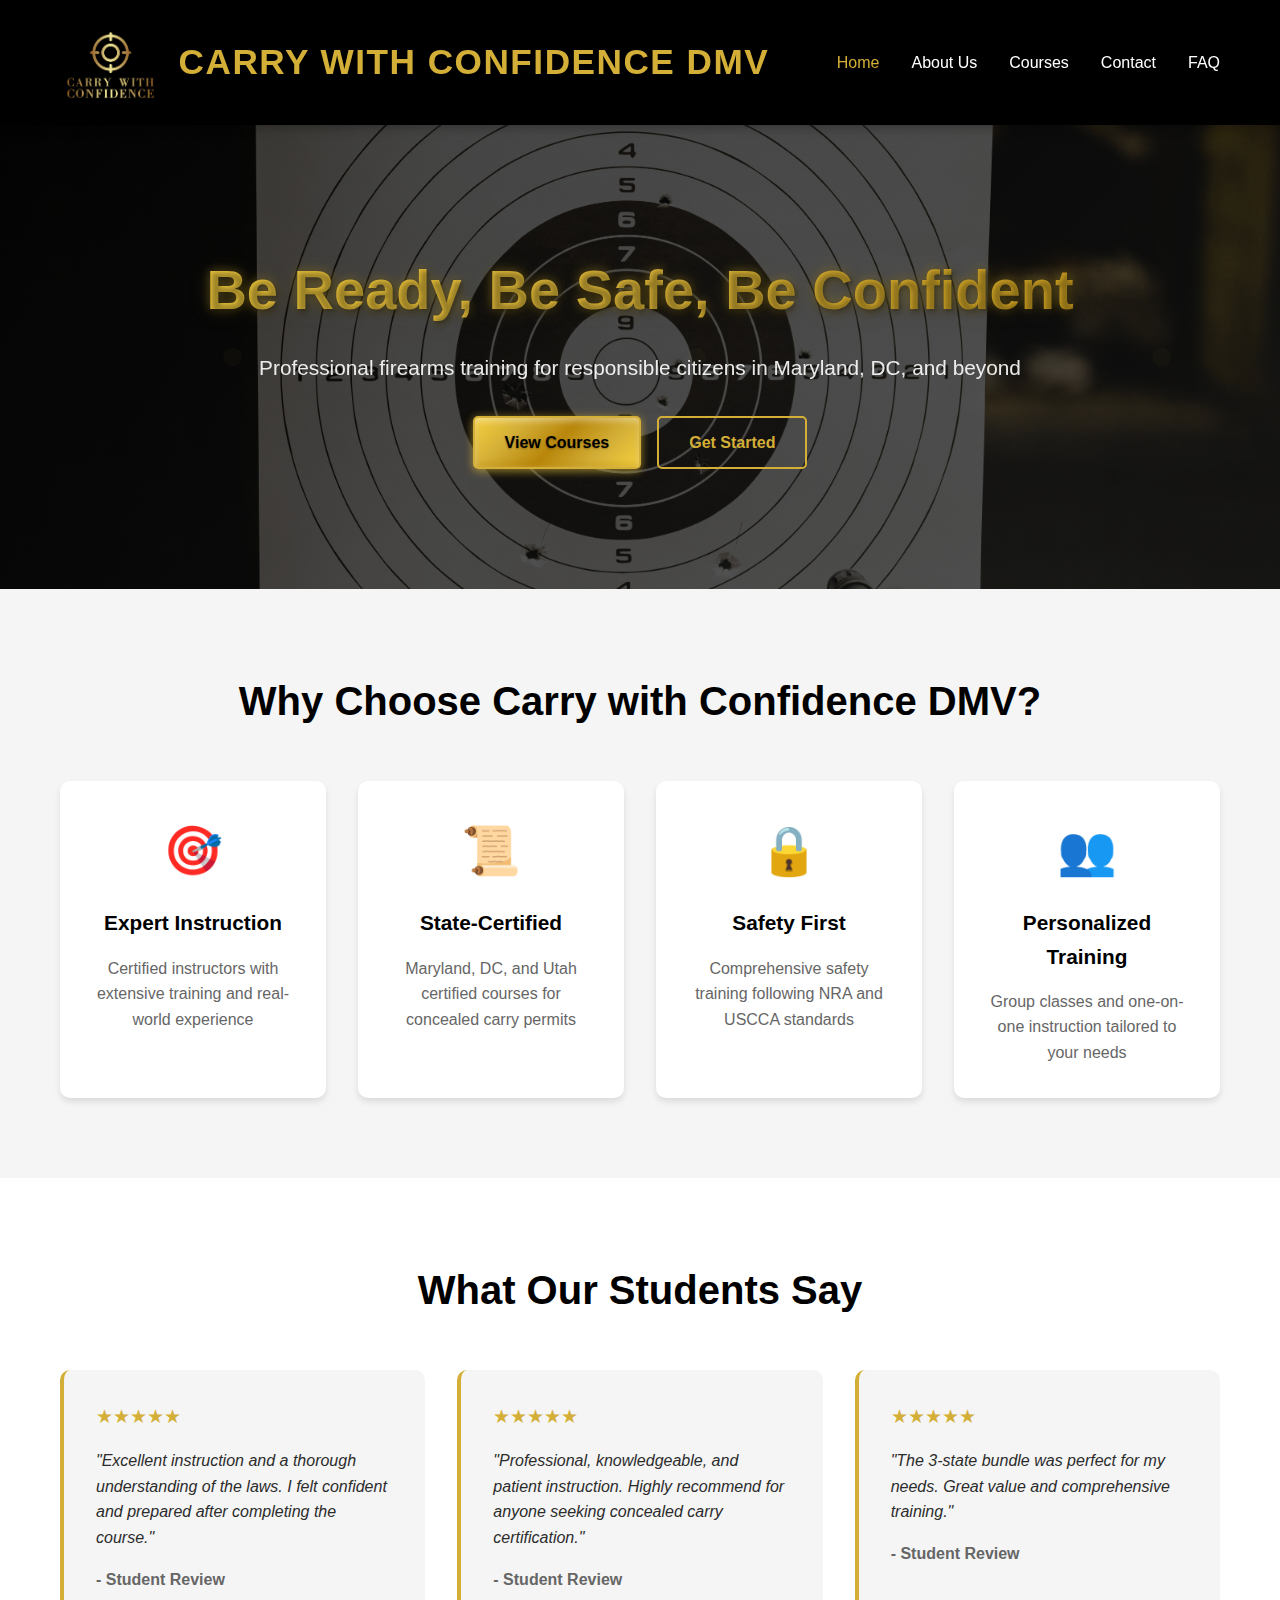
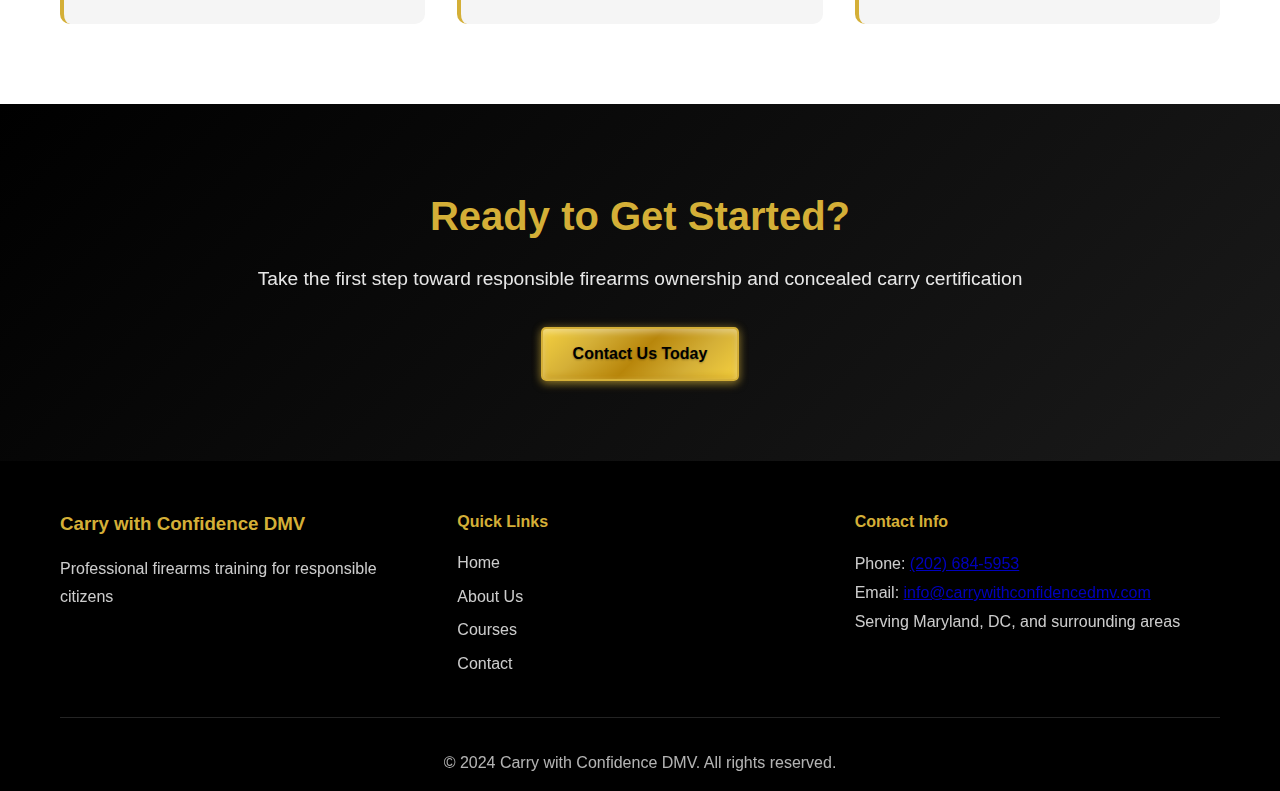
<file: index.html>
<!DOCTYPE html>
<html lang="en">
<head>
    <meta charset="UTF-8">
    <meta name="viewport" content="width=device-width, initial-scale=1.0">
    <title>Carry with Confidence DMV - Firearms Training</title>
    <link rel="stylesheet" href="styles.css">
</head>
<body>
    <!-- Navigation -->
    <nav class="navbar">
        <div class="container">
            <div class="nav-brand">
                <img src="Logo.png" alt="Carry with Confidence Logo" class="logo">
                <span class="brand-text">Carry with Confidence DMV</span>
            </div>
            <button class="nav-toggle" aria-label="Toggle navigation">
                <span></span>
                <span></span>
                <span></span>
            </button>
            <ul class="nav-menu">
                <li><a href="index.html" class="active">Home</a></li>
                <li><a href="about.html">About Us</a></li>
                <li><a href="courses.html">Courses</a></li>
                <li><a href="contact.html">Contact</a></li>
                <li><a href="contact.html#faq">FAQ</a></li>
            </ul>
        </div>
    </nav>

    <!-- Hero Section -->
    <section class="hero">
        <div class="hero-content">
            <h1 class="hero-title">Be Ready, Be Safe, Be Confident</h1>
            <p class="hero-subtitle">Professional firearms training for responsible citizens in Maryland, DC, and beyond</p>
            <div class="hero-buttons">
                <a href="courses.html" class="btn btn-primary">View Courses</a>
                <a href="contact.html" class="btn btn-secondary">Get Started</a>
            </div>
        </div>
    </section>

    <!-- Features Section -->
    <section class="features">
        <div class="container">
            <h2 class="section-title">Why Choose Carry with Confidence DMV?</h2>
            <div class="features-grid">
                <div class="feature-card">
                    <div class="feature-icon">🎯</div>
                    <h3>Expert Instruction</h3>
                    <p>Certified instructors with extensive training and real-world experience</p>
                </div>
                <div class="feature-card">
                    <div class="feature-icon">📜</div>
                    <h3>State-Certified</h3>
                    <p>Maryland, DC, and Utah certified courses for concealed carry permits</p>
                </div>
                <div class="feature-card">
                    <div class="feature-icon">🔒</div>
                    <h3>Safety First</h3>
                    <p>Comprehensive safety training following NRA and USCCA standards</p>
                </div>
                <div class="feature-card">
                    <div class="feature-icon">👥</div>
                    <h3>Personalized Training</h3>
                    <p>Group classes and one-on-one instruction tailored to your needs</p>
                </div>
            </div>
        </div>
    </section>

    <!-- Testimonials Section -->
    <section class="testimonials">
        <div class="container">
            <h2 class="section-title">What Our Students Say</h2>
            <div class="testimonials-grid">
                <div class="testimonial-card">
                    <div class="testimonial-stars">★★★★★</div>
                    <p class="testimonial-text">"Excellent instruction and a thorough understanding of the laws. I felt confident and prepared after completing the course."</p>
                    <p class="testimonial-author">- Student Review</p>
                </div>
                <div class="testimonial-card">
                    <div class="testimonial-stars">★★★★★</div>
                    <p class="testimonial-text">"Professional, knowledgeable, and patient instruction. Highly recommend for anyone seeking concealed carry certification."</p>
                    <p class="testimonial-author">- Student Review</p>
                </div>
                <div class="testimonial-card">
                    <div class="testimonial-stars">★★★★★</div>
                    <p class="testimonial-text">"The 3-state bundle was perfect for my needs. Great value and comprehensive training."</p>
                    <p class="testimonial-author">- Student Review</p>
                </div>
            </div>
        </div>
    </section>

    <!-- CTA Section -->
    <section class="cta">
        <div class="container">
            <h2>Ready to Get Started?</h2>
            <p>Take the first step toward responsible firearms ownership and concealed carry certification</p>
            <a href="contact.html" class="btn btn-primary">Contact Us Today</a>
        </div>
    </section>

    <!-- Footer -->
    <footer class="footer">
        <div class="container">
            <div class="footer-content">
                <div class="footer-section">
                    <h3>Carry with Confidence DMV</h3>
                    <p>Professional firearms training for responsible citizens</p>
                </div>
                <div class="footer-section">
                    <h4>Quick Links</h4>
                    <ul>
                        <li><a href="index.html">Home</a></li>
                        <li><a href="about.html">About Us</a></li>
                        <li><a href="courses.html">Courses</a></li>
                        <li><a href="contact.html">Contact</a></li>
                    </ul>
                </div>
                <div class="footer-section">
                    <h4>Contact Info</h4>
                    <p>Phone: <a href="tel:202-684-5953">(202) 684-5953</a></p>
                    <p>Email: <a href="mailto:info@carrywithconfidencedmv.com">info@carrywithconfidencedmv.com</a></p>
                    <p>Serving Maryland, DC, and surrounding areas</p>
                </div>
            </div>
            <div class="footer-bottom">
                <p>&copy; 2024 Carry with Confidence DMV. All rights reserved.</p>
            </div>
        </div>
    </footer>

    <script src="script.js"></script>
</body>
</html>
</file>
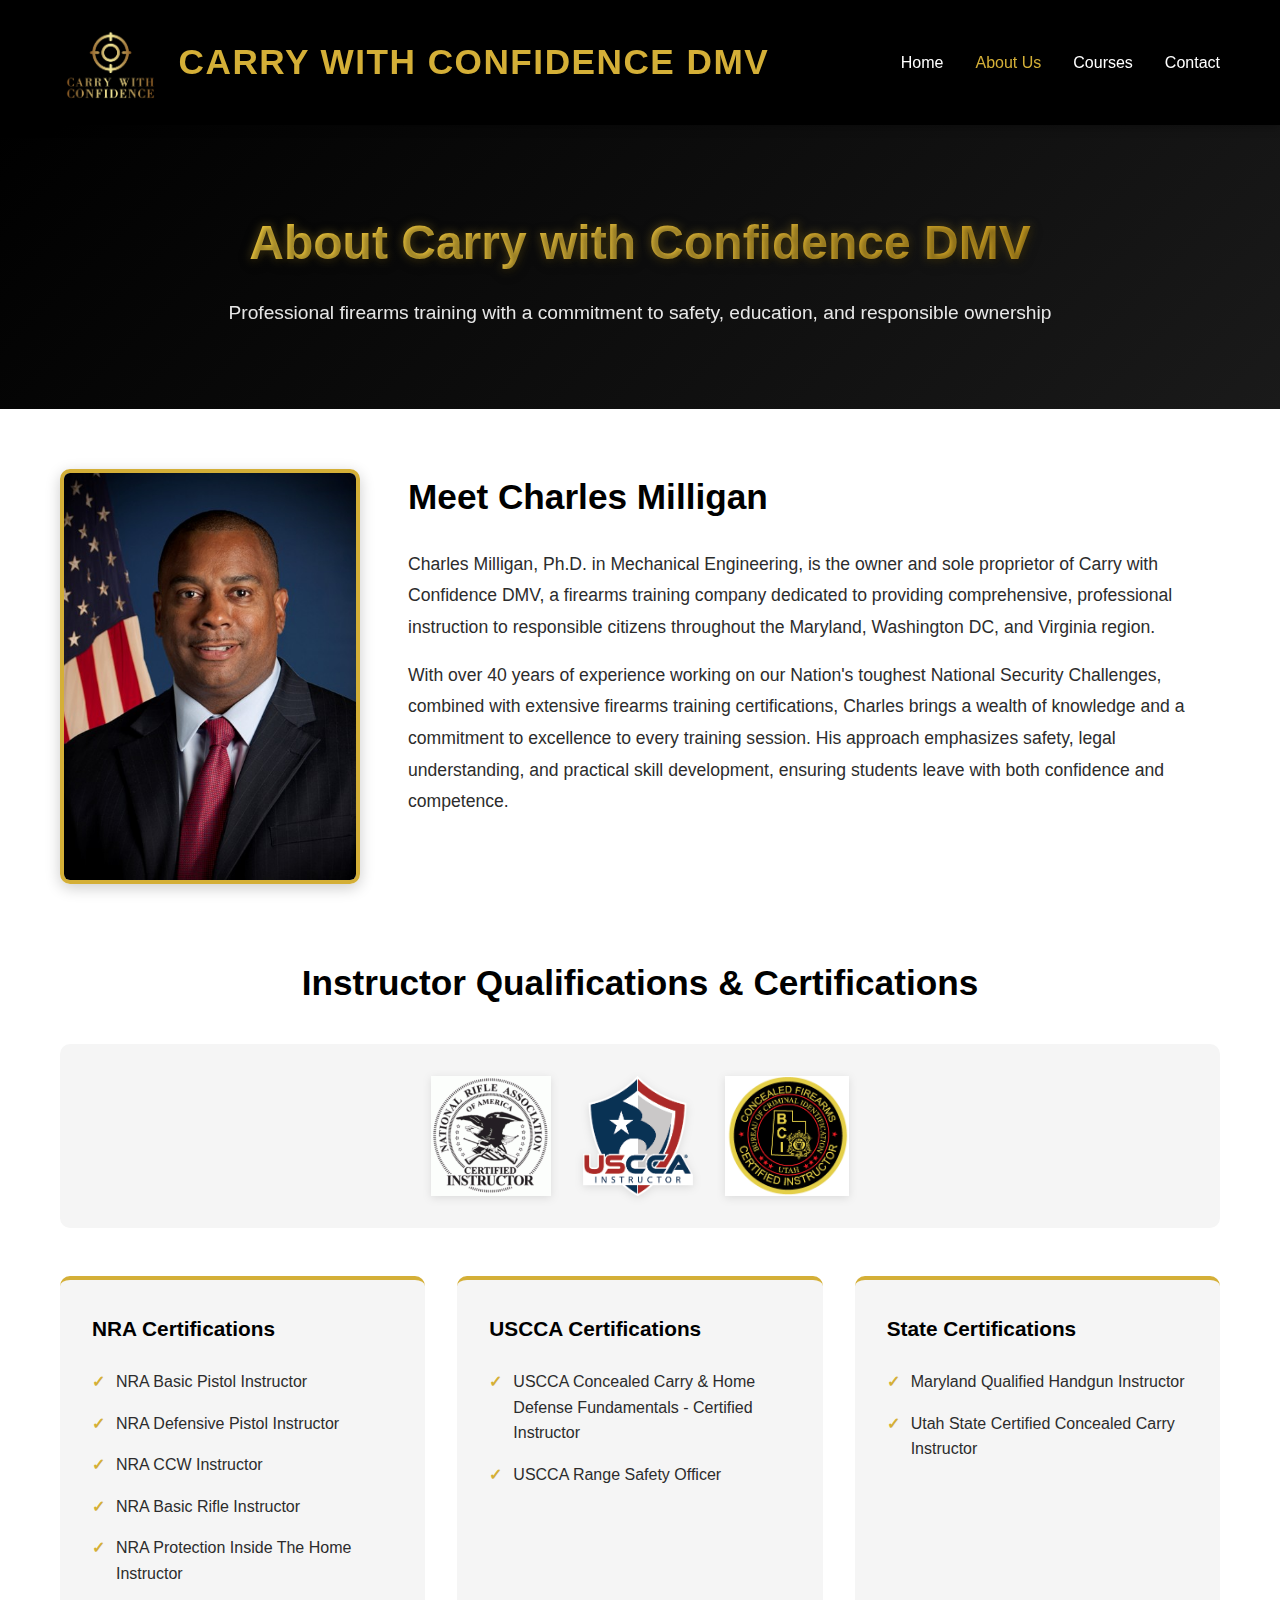
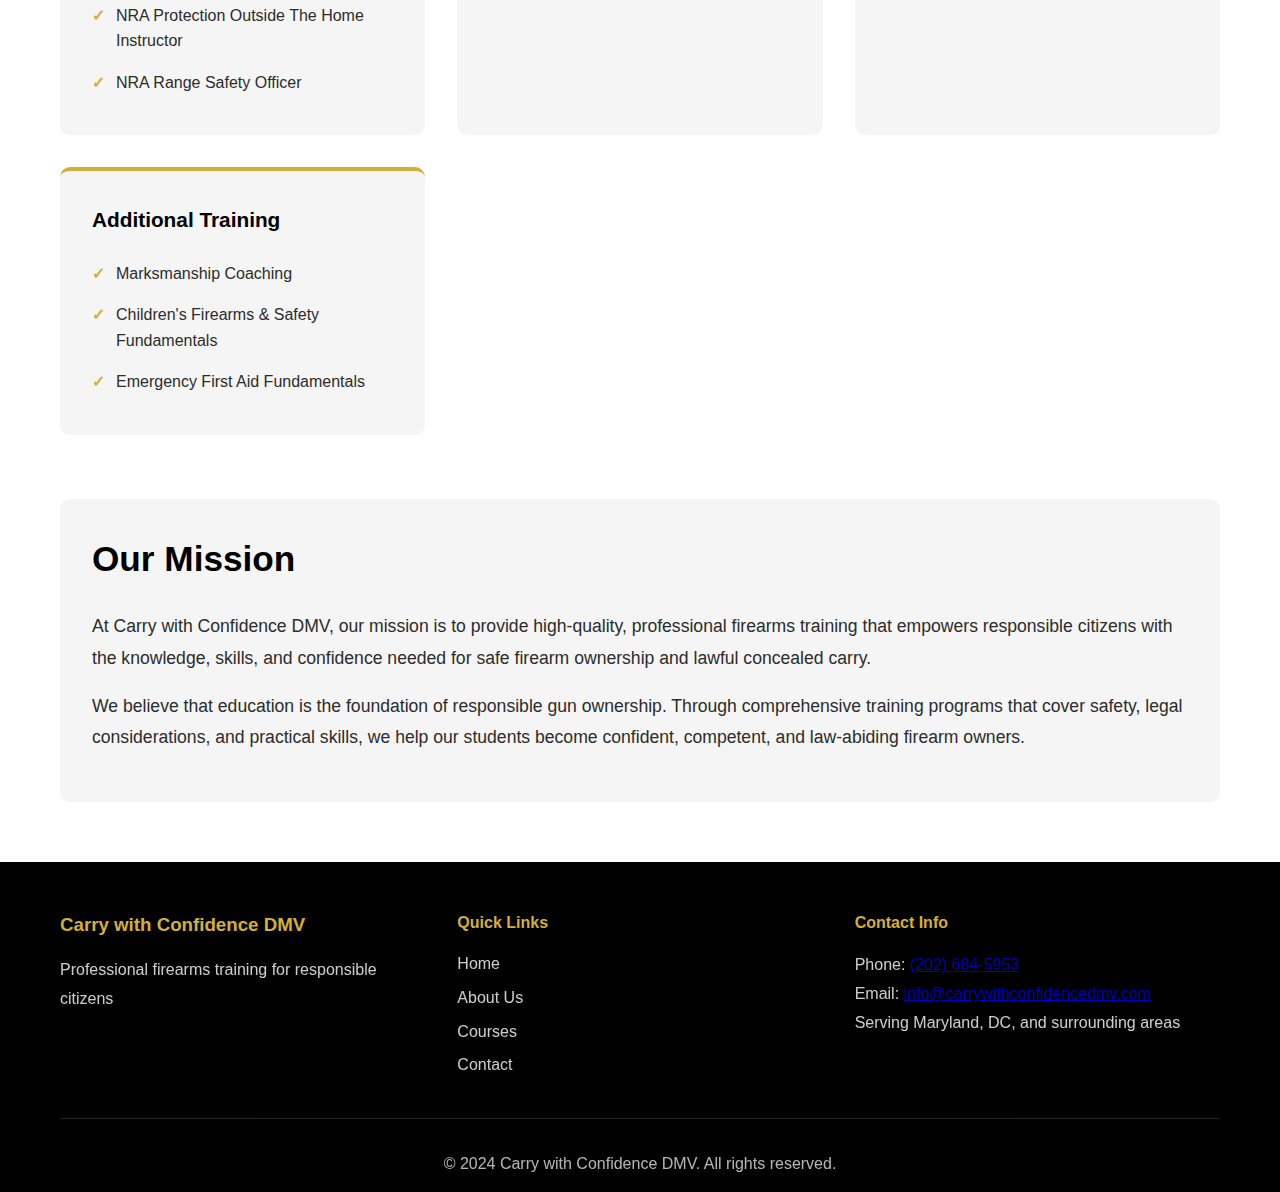
<file: about.html>
<!DOCTYPE html>
<html lang="en">
<head>
    <meta charset="UTF-8">
    <meta name="viewport" content="width=device-width, initial-scale=1.0">
    <title>About Us - Carry with Confidence DMV</title>
    <link rel="stylesheet" href="styles.css">
</head>
<body>
    <!-- Navigation -->
    <nav class="navbar">
        <div class="container">
            <div class="nav-brand">
                <img src="Logo.png" alt="Carry with Confidence Logo" class="logo">
                <span class="brand-text">Carry with Confidence DMV</span>
            </div>
            <button class="nav-toggle" aria-label="Toggle navigation">
                <span></span>
                <span></span>
                <span></span>
            </button>
            <ul class="nav-menu">
                <li><a href="index.html">Home</a></li>
                <li><a href="about.html" class="active">About Us</a></li>
                <li><a href="courses.html">Courses</a></li>
                <li><a href="contact.html">Contact</a></li>
            </ul>
        </div>
    </nav>

    <!-- About Hero -->
    <section class="page-hero">
        <div class="container">
            <h1>About Carry with Confidence DMV</h1>
            <p>Professional firearms training with a commitment to safety, education, and responsible ownership</p>
        </div>
    </section>

    <!-- About Content -->
    <section class="about-content">
        <div class="container">
            <div class="about-intro">
                <div class="bio-section">
                    <div class="bio-image-wrapper">
                        <img src="images/CharlesMilligan Bio Headshot.jpg" alt="Charles Milligan" class="bio-image">
                    </div>
                    <div class="bio-text">
                        <h2>Meet Charles Milligan</h2>
                        <p>Charles Milligan, Ph.D. in Mechanical Engineering, is the owner and sole proprietor of Carry with Confidence DMV, a firearms training company dedicated to providing comprehensive, professional instruction to responsible citizens throughout the Maryland, Washington DC, and Virginia region.</p>
                        <p>With over 40 years of experience working on our Nation's toughest National Security Challenges, combined with extensive firearms training certifications, Charles brings a wealth of knowledge and a commitment to excellence to every training session. His approach emphasizes safety, legal understanding, and practical skill development, ensuring students leave with both confidence and competence.</p>
                    </div>
                </div>
            </div>

            <div class="qualifications-section">
                <h2>Instructor Qualifications & Certifications</h2>
                
                <!-- Certification Logos -->
                <div class="certification-logos">
                    <img src="images/nra_instructor.png" alt="NRA Certified Instructor" class="cert-logo">
                    <img src="images/USCCA-Instructor-Logo.png" alt="USCCA Certified Instructor" class="cert-logo">
                    <img src="images/Utah-Instructor.png" alt="Utah State Certified Instructor" class="cert-logo">
                </div>

                <div class="qualifications-grid">
                    <div class="qualification-category">
                        <h3>NRA Certifications</h3>
                        <ul class="qualification-list">
                            <li>NRA Basic Pistol Instructor</li>
                            <li>NRA Defensive Pistol Instructor</li>
                            <li>NRA CCW Instructor</li>
                            <li>NRA Basic Rifle Instructor</li>
                            <li>NRA Protection Inside The Home Instructor</li>
                            <li>NRA Protection Outside The Home Instructor</li>
                            <li>NRA Range Safety Officer</li>
                        </ul>
                    </div>
                    <div class="qualification-category">
                        <h3>USCCA Certifications</h3>
                        <ul class="qualification-list">
                            <li>USCCA Concealed Carry & Home Defense Fundamentals - Certified Instructor</li>
                            <li>USCCA Range Safety Officer</li>
                        </ul>
                    </div>
                    <div class="qualification-category">
                        <h3>State Certifications</h3>
                        <ul class="qualification-list">
                            <li>Maryland Qualified Handgun Instructor</li>
                            <li>Utah State Certified Concealed Carry Instructor</li>
                        </ul>
                    </div>
                    <div class="qualification-category">
                        <h3>Additional Training</h3>
                        <ul class="qualification-list">
                            <li>Marksmanship Coaching</li>
                            <li>Children's Firearms & Safety Fundamentals</li>
                            <li>Emergency First Aid Fundamentals</li>
                        </ul>
                    </div>
                </div>
            </div>

            <div class="mission-section">
                <h2>Our Mission</h2>
                <p>At Carry with Confidence DMV, our mission is to provide high-quality, professional firearms training that empowers responsible citizens with the knowledge, skills, and confidence needed for safe firearm ownership and lawful concealed carry.</p>
                <p>We believe that education is the foundation of responsible gun ownership. Through comprehensive training programs that cover safety, legal considerations, and practical skills, we help our students become confident, competent, and law-abiding firearm owners.</p>
            </div>
        </div>
    </section>

    <!-- Footer -->
    <footer class="footer">
        <div class="container">
            <div class="footer-content">
                <div class="footer-section">
                    <h3>Carry with Confidence DMV</h3>
                    <p>Professional firearms training for responsible citizens</p>
                </div>
                <div class="footer-section">
                    <h4>Quick Links</h4>
                    <ul>
                        <li><a href="index.html">Home</a></li>
                        <li><a href="about.html">About Us</a></li>
                        <li><a href="courses.html">Courses</a></li>
                        <li><a href="contact.html">Contact</a></li>
                    </ul>
                </div>
                <div class="footer-section">
                    <h4>Contact Info</h4>
                    <p>Phone: <a href="tel:202-684-5953">(202) 684-5953</a></p>
                    <p>Email: <a href="mailto:info@carrywithconfidencedmv.com">info@carrywithconfidencedmv.com</a></p>
                    <p>Serving Maryland, DC, and surrounding areas</p>
                </div>
            </div>
            <div class="footer-bottom">
                <p>&copy; 2024 Carry with Confidence DMV. All rights reserved.</p>
            </div>
        </div>
    </footer>

    <script src="script.js"></script>
</body>
</html>
</file>
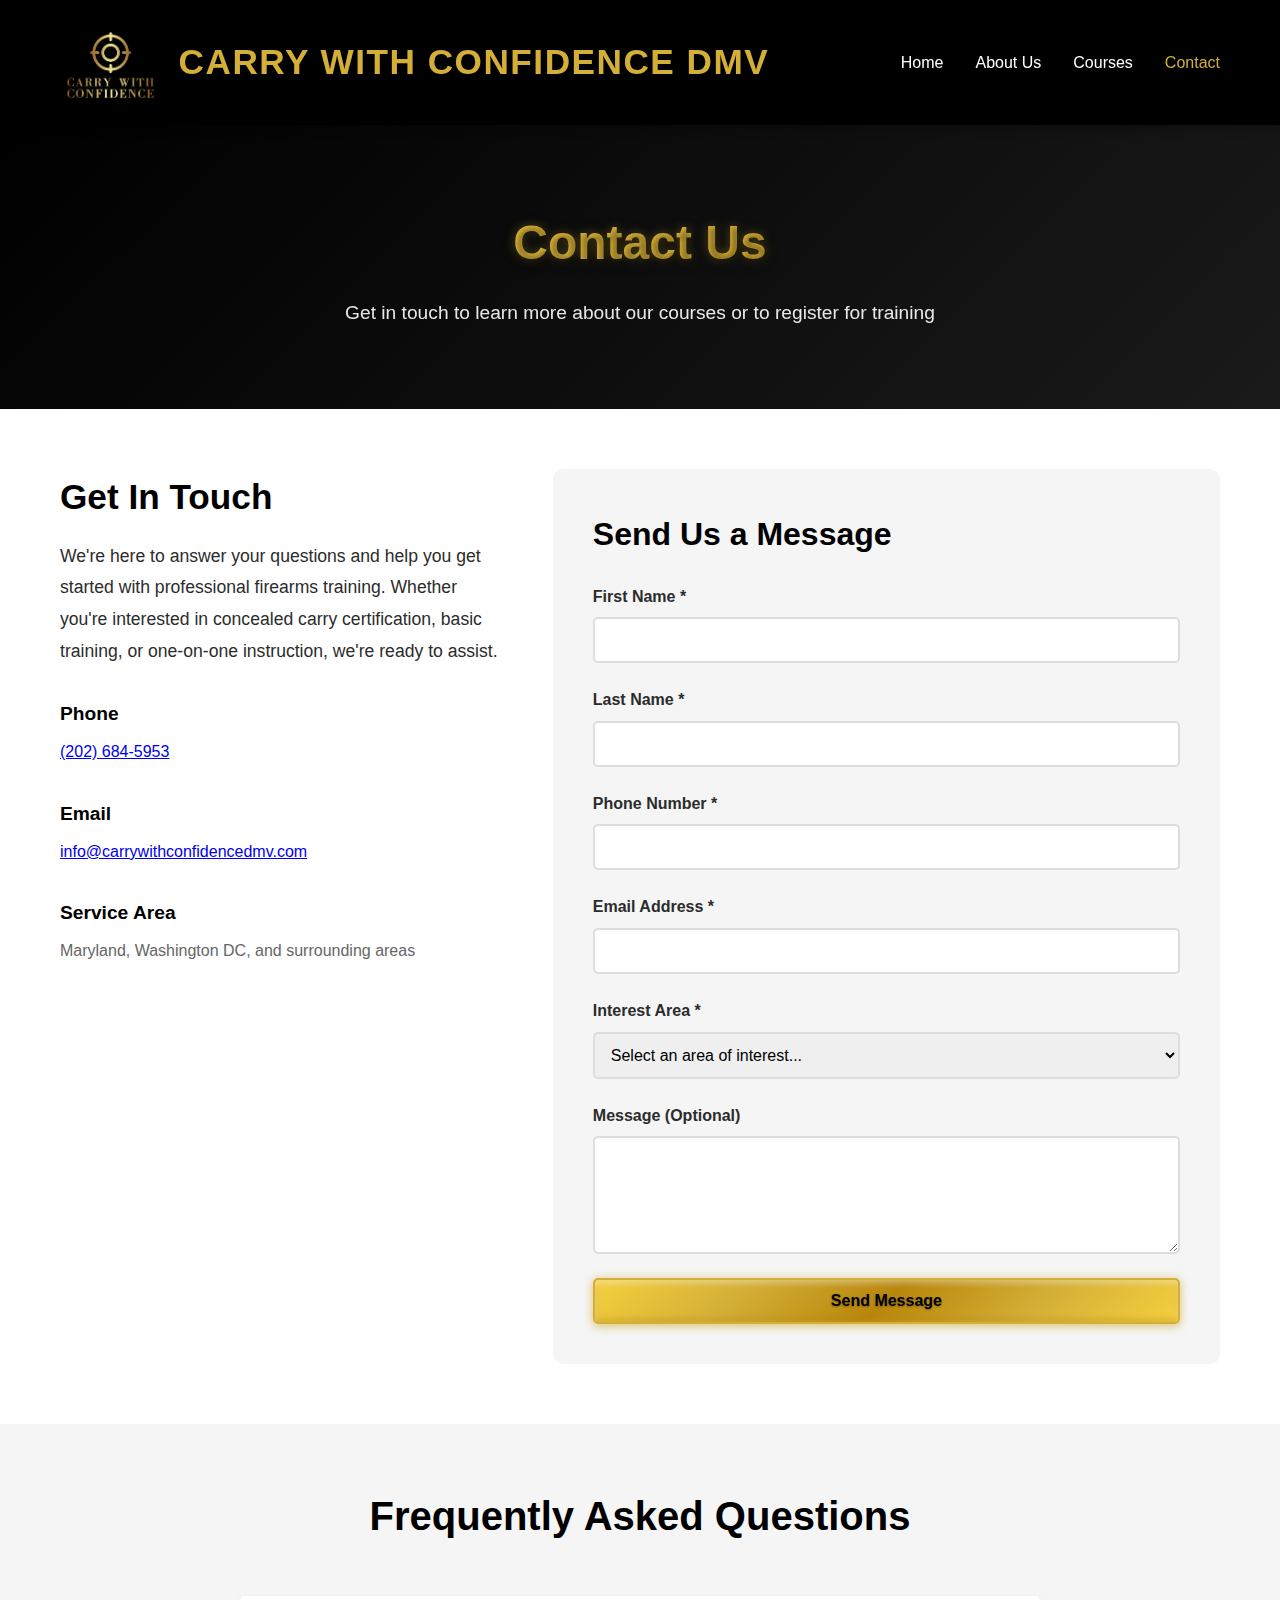
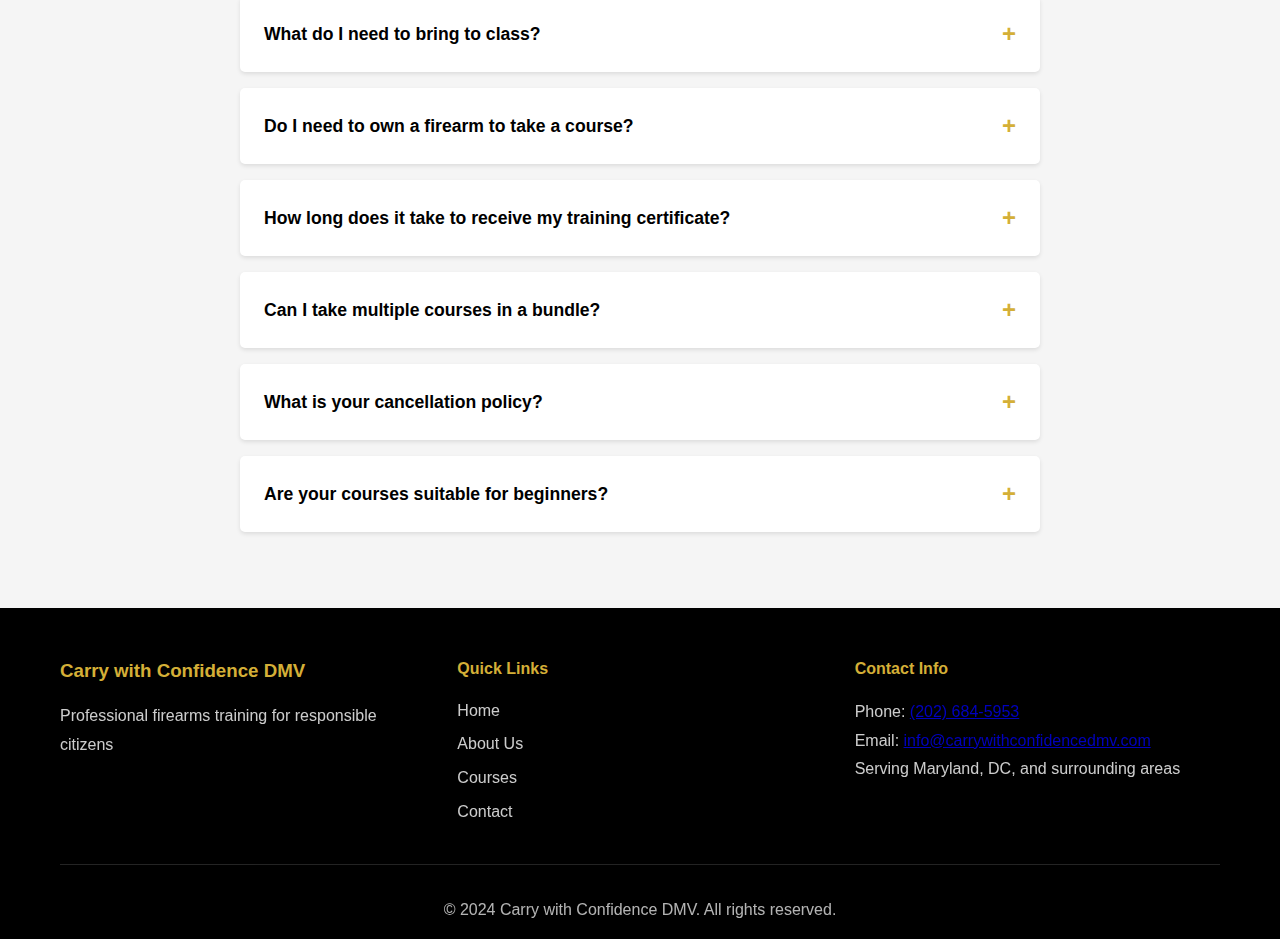
<file: contact.html>
<!DOCTYPE html>
<html lang="en">
<head>
    <meta charset="UTF-8">
    <meta name="viewport" content="width=device-width, initial-scale=1.0">
    <title>Contact Us - Carry with Confidence DMV</title>
    <link rel="stylesheet" href="styles.css">
</head>
<body>
    <!-- Navigation -->
    <nav class="navbar">
        <div class="container">
            <div class="nav-brand">
                <img src="Logo.png" alt="Carry with Confidence Logo" class="logo">
                <span class="brand-text">Carry with Confidence DMV</span>
            </div>
            <button class="nav-toggle" aria-label="Toggle navigation">
                <span></span>
                <span></span>
                <span></span>
            </button>
            <ul class="nav-menu">
                <li><a href="index.html">Home</a></li>
                <li><a href="about.html">About Us</a></li>
                <li><a href="courses.html">Courses</a></li>
                <li><a href="contact.html" class="active">Contact</a></li>
            </ul>
        </div>
    </nav>

    <!-- Contact Hero -->
    <section class="page-hero">
        <div class="container">
            <h1>Contact Us</h1>
            <p>Get in touch to learn more about our courses or to register for training</p>
        </div>
    </section>

    <!-- Contact Content -->
    <section class="contact-content">
        <div class="container">
            <div class="contact-wrapper">
                <div class="contact-info">
                    <h2>Get In Touch</h2>
                    <p>We're here to answer your questions and help you get started with professional firearms training. Whether you're interested in concealed carry certification, basic training, or one-on-one instruction, we're ready to assist.</p>
                    
                    <div class="contact-details">
                        <div class="contact-item">
                            <h3>Phone</h3>
                            <p><a href="tel:202-684-5953">(202) 684-5953</a></p>
                        </div>
                        <div class="contact-item">
                            <h3>Email</h3>
                            <p><a href="mailto:info@carrywithconfidencedmv.com">info@carrywithconfidencedmv.com</a></p>
                        </div>
                        <div class="contact-item">
                            <h3>Service Area</h3>
                            <p>Maryland, Washington DC, and surrounding areas</p>
                        </div>
                    </div>
                </div>

                <div class="contact-form-wrapper">
                    <h2>Send Us a Message</h2>
                    <form id="contactForm" class="contact-form" action="https://formspree.io/f/mykzkrwg" method="POST">
                        <div class="form-group">
                            <label for="firstName">First Name *</label>
                            <input type="text" id="firstName" name="firstName" required>
                        </div>
                        <div class="form-group">
                            <label for="lastName">Last Name *</label>
                            <input type="text" id="lastName" name="lastName" required>
                        </div>
                        <div class="form-group">
                            <label for="phone">Phone Number *</label>
                            <input type="tel" id="phone" name="phone" required>
                        </div>
                        <div class="form-group">
                            <label for="email">Email Address *</label>
                            <input type="email" id="email" name="email" required>
                        </div>
                        <div class="form-group">
                            <label for="interest">Interest Area *</label>
                            <select id="interest" name="interest" required>
                                <option value="">Select an area of interest...</option>
                                <option value="concealed-carry-fundamentals">Concealed Carry and Home Defense Fundamentals</option>
                                <option value="maryland-wear-carry">Maryland Wear and Carry Permit</option>
                                <option value="dc-concealed-carry">DC Concealed Carry Permit</option>
                                <option value="maryland-hql">Maryland Handgun Qualification License (HQL)</option>
                                <option value="2-state-bundle">2-State Bundle</option>
                                <option value="3-state-bundle">3-State Bundle</option>
                                <option value="renewal">Permit Renewal</option>
                                <option value="one-on-one">One-on-One Range Instruction</option>
                                <option value="nra-pistol">NRA Basic Pistol</option>
                                <option value="nra-rifle">NRA Basic Rifle</option>
                                <option value="ar15-fundamentals">AR-15 Fundamentals</option>
                                <option value="mini-courses">Mini Courses</option>
                                <option value="general-inquiry">General Inquiry</option>
                            </select>
                        </div>
                        <div class="form-group">
                            <label for="message">Message (Optional)</label>
                            <textarea id="message" name="message" rows="5"></textarea>
                        </div>
                        <button type="submit" class="btn btn-primary">Send Message</button>
                        <div id="formStatus" class="form-status"></div>
                    </form>
                </div>
            </div>
        </div>
    </section>

    <!-- FAQ Section -->
    <section class="faq-section">
        <div class="container">
            <h2 class="section-title">Frequently Asked Questions</h2>
            <div class="faq-list">
                <div class="faq-item">
                    <button class="faq-question">
                        <span>What do I need to bring to class?</span>
                        <span class="faq-icon">+</span>
                    </button>
                    <div class="faq-answer">
                        <p>For most courses, you'll need to bring a valid ID, note-taking materials, and appropriate clothing for the range. Firearms and ammunition requirements vary by course. Specific details will be provided upon registration.</p>
                    </div>
                </div>
                <div class="faq-item">
                    <button class="faq-question">
                        <span>Do I need to own a firearm to take a course?</span>
                        <span class="faq-icon">+</span>
                    </button>
                    <div class="faq-answer">
                        <p>No, you do not need to own a firearm for most courses. We can provide guidance on rental options or loaner firearms for range sessions. Please contact us in advance if you need assistance with equipment.</p>
                    </div>
                </div>
                <div class="faq-item">
                    <button class="faq-question">
                        <span>How long does it take to receive my training certificate?</span>
                        <span class="faq-icon">+</span>
                    </button>
                    <div class="faq-answer">
                        <p>Training certificates are typically issued upon successful completion of the course, including both classroom and range requirements. You'll receive your certificate at the end of the course.</p>
                    </div>
                </div>
                <div class="faq-item">
                    <button class="faq-question">
                        <span>Can I take multiple courses in a bundle?</span>
                        <span class="faq-icon">+</span>
                    </button>
                    <div class="faq-answer">
                        <p>Yes! We offer 2-state and 3-state bundles that allow you to earn multiple certifications efficiently. These bundles are designed to eliminate redundant training while meeting all requirements for each jurisdiction.</p>
                    </div>
                </div>
                <div class="faq-item">
                    <button class="faq-question">
                        <span>What is your cancellation policy?</span>
                        <span class="faq-icon">+</span>
                    </button>
                    <div class="faq-answer">
                        <p>Please contact us directly to discuss cancellation and rescheduling policies. We understand that circumstances may change and will work with you to find a solution.</p>
                    </div>
                </div>
                <div class="faq-item">
                    <button class="faq-question">
                        <span>Are your courses suitable for beginners?</span>
                        <span class="faq-icon">+</span>
                    </button>
                    <div class="faq-answer">
                        <p>Absolutely! Many of our courses, including the USCCA Concealed Carry & Home Defense Fundamentals, NRA Basic Pistol, and Maryland HQL courses, are designed specifically for beginners with no prior experience.</p>
                    </div>
                </div>
            </div>
        </div>
    </section>

    <!-- Footer -->
    <footer class="footer">
        <div class="container">
            <div class="footer-content">
                <div class="footer-section">
                    <h3>Carry with Confidence DMV</h3>
                    <p>Professional firearms training for responsible citizens</p>
                </div>
                <div class="footer-section">
                    <h4>Quick Links</h4>
                    <ul>
                        <li><a href="index.html">Home</a></li>
                        <li><a href="about.html">About Us</a></li>
                        <li><a href="courses.html">Courses</a></li>
                        <li><a href="contact.html">Contact</a></li>
                    </ul>
                </div>
                <div class="footer-section">
                    <h4>Contact Info</h4>
                    <p>Phone: <a href="tel:202-684-5953">(202) 684-5953</a></p>
                    <p>Email: <a href="mailto:info@carrywithconfidencedmv.com">info@carrywithconfidencedmv.com</a></p>
                    <p>Serving Maryland, DC, and surrounding areas</p>
                </div>
            </div>
            <div class="footer-bottom">
                <p>&copy; 2024 Carry with Confidence DMV. All rights reserved.</p>
            </div>
        </div>
    </footer>

    <script src="script.js"></script>
</body>
</html>
</file>
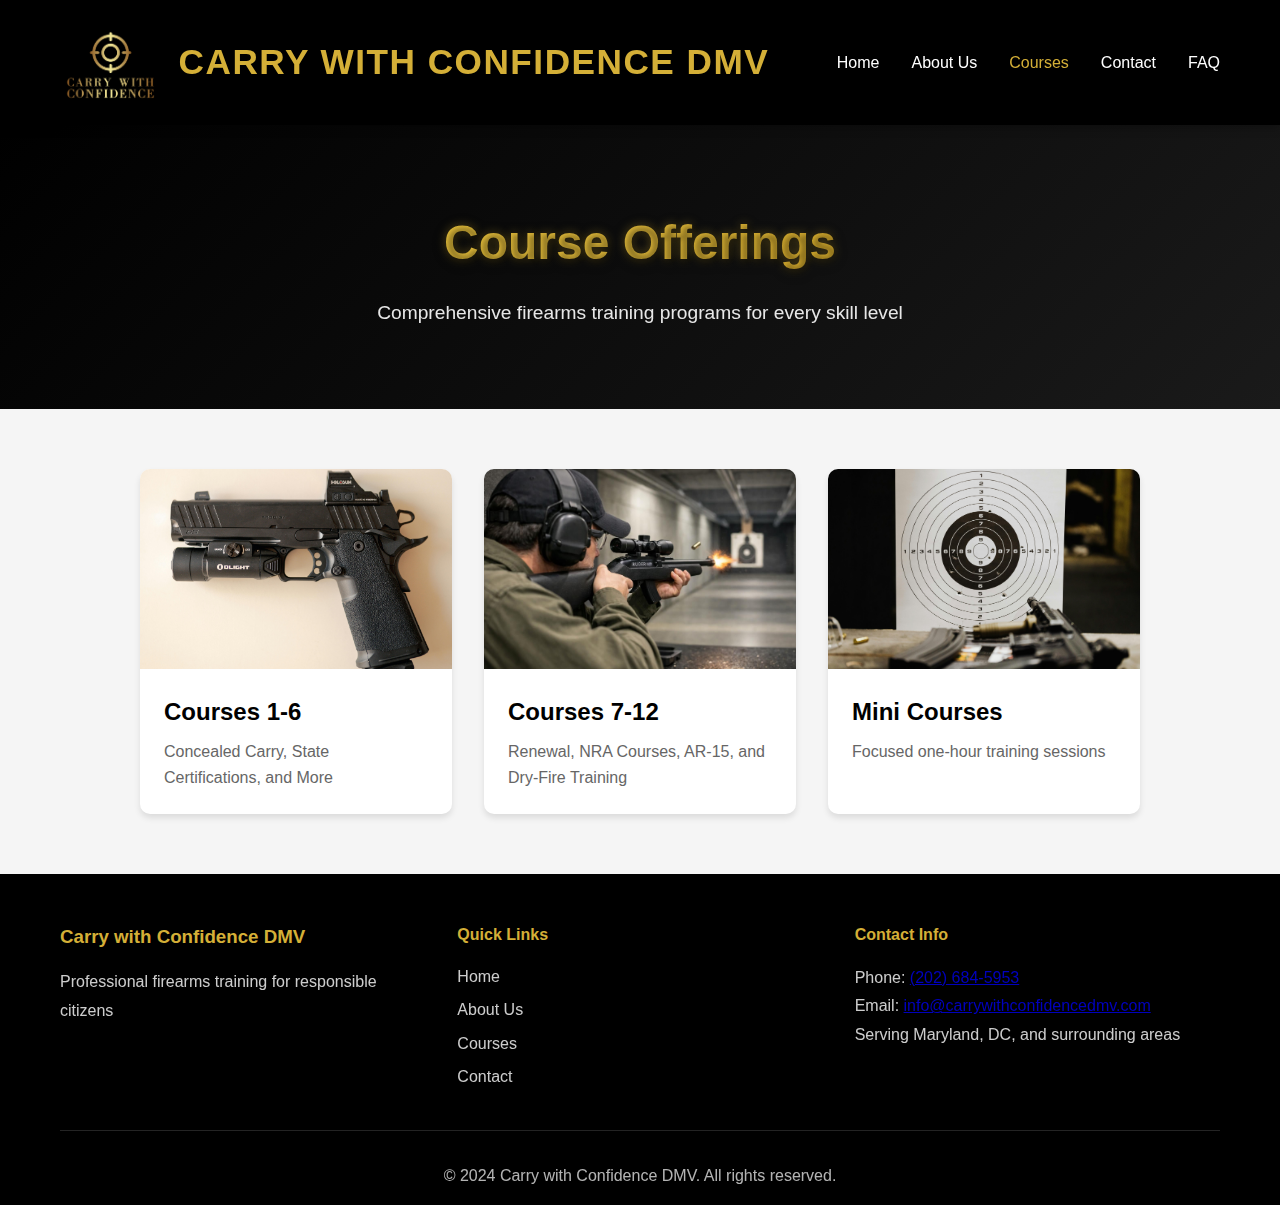
<file: courses-index.html>
<!DOCTYPE html>
<html lang="en">
<head>
    <meta charset="UTF-8">
    <meta name="viewport" content="width=device-width, initial-scale=1.0">
    <title>Course Offerings - Carry with Confidence DMV</title>
    <link rel="stylesheet" href="styles.css">
</head>
<body>
    <!-- Navigation -->
    <nav class="navbar">
        <div class="container">
            <div class="nav-brand">
                <img src="Logo.png" alt="Carry with Confidence Logo" class="logo">
                <span class="brand-text">Carry with Confidence DMV</span>
            </div>
            <button class="nav-toggle" aria-label="Toggle navigation">
                <span></span>
                <span></span>
                <span></span>
            </button>
            <ul class="nav-menu">
                <li><a href="index.html">Home</a></li>
                <li><a href="about.html">About Us</a></li>
                <li><a href="courses-index.html" class="active">Courses</a></li>
                <li><a href="contact.html">Contact</a></li>
                <li><a href="contact.html#faq">FAQ</a></li>
            </ul>
        </div>
    </nav>

    <!-- Courses Hero -->
    <section class="page-hero">
        <div class="container">
            <h1>Course Offerings</h1>
            <p>Comprehensive firearms training programs for every skill level</p>
        </div>
    </section>

    <!-- Course Navigation -->
    <section class="course-nav-section">
        <div class="container">
            <div class="course-nav-grid">
                <a href="courses-page-1.html" class="course-nav-card">
                    <div class="course-nav-image">
                        <img src="images/prodigy_edc.jpg" alt="Courses Page 1">
                    </div>
                    <h3>Courses 1-6</h3>
                    <p>Concealed Carry, State Certifications, and More</p>
                </a>
                <a href="courses-page-2.html" class="course-nav-card">
                    <div class="course-nav-image">
                        <img src="images/ruger_1022.jpg" alt="Courses Page 2">
                    </div>
                    <h3>Courses 7-12</h3>
                    <p>Renewal, NRA Courses, AR-15, and Dry-Fire Training</p>
                </a>
                <a href="mini-courses.html" class="course-nav-card">
                    <div class="course-nav-image">
                        <img src="images/target.jpg" alt="Mini Courses">
                    </div>
                    <h3>Mini Courses</h3>
                    <p>Focused one-hour training sessions</p>
                </a>
            </div>
        </div>
    </section>

    <!-- Footer -->
    <footer class="footer">
        <div class="container">
            <div class="footer-content">
                <div class="footer-section">
                    <h3>Carry with Confidence DMV</h3>
                    <p>Professional firearms training for responsible citizens</p>
                </div>
                <div class="footer-section">
                    <h4>Quick Links</h4>
                    <ul>
                        <li><a href="index.html">Home</a></li>
                        <li><a href="about.html">About Us</a></li>
                        <li><a href="courses-index.html">Courses</a></li>
                        <li><a href="contact.html">Contact</a></li>
                    </ul>
                </div>
                <div class="footer-section">
                    <h4>Contact Info</h4>
                    <p>Phone: <a href="tel:202-684-5953">(202) 684-5953</a></p>
                    <p>Email: <a href="mailto:info@carrywithconfidencedmv.com">info@carrywithconfidencedmv.com</a></p>
                    <p>Serving Maryland, DC, and surrounding areas</p>
                </div>
            </div>
            <div class="footer-bottom">
                <p>&copy; 2024 Carry with Confidence DMV. All rights reserved.</p>
            </div>
        </div>
    </footer>

    <script src="script.js"></script>
</body>
</html>
</file>
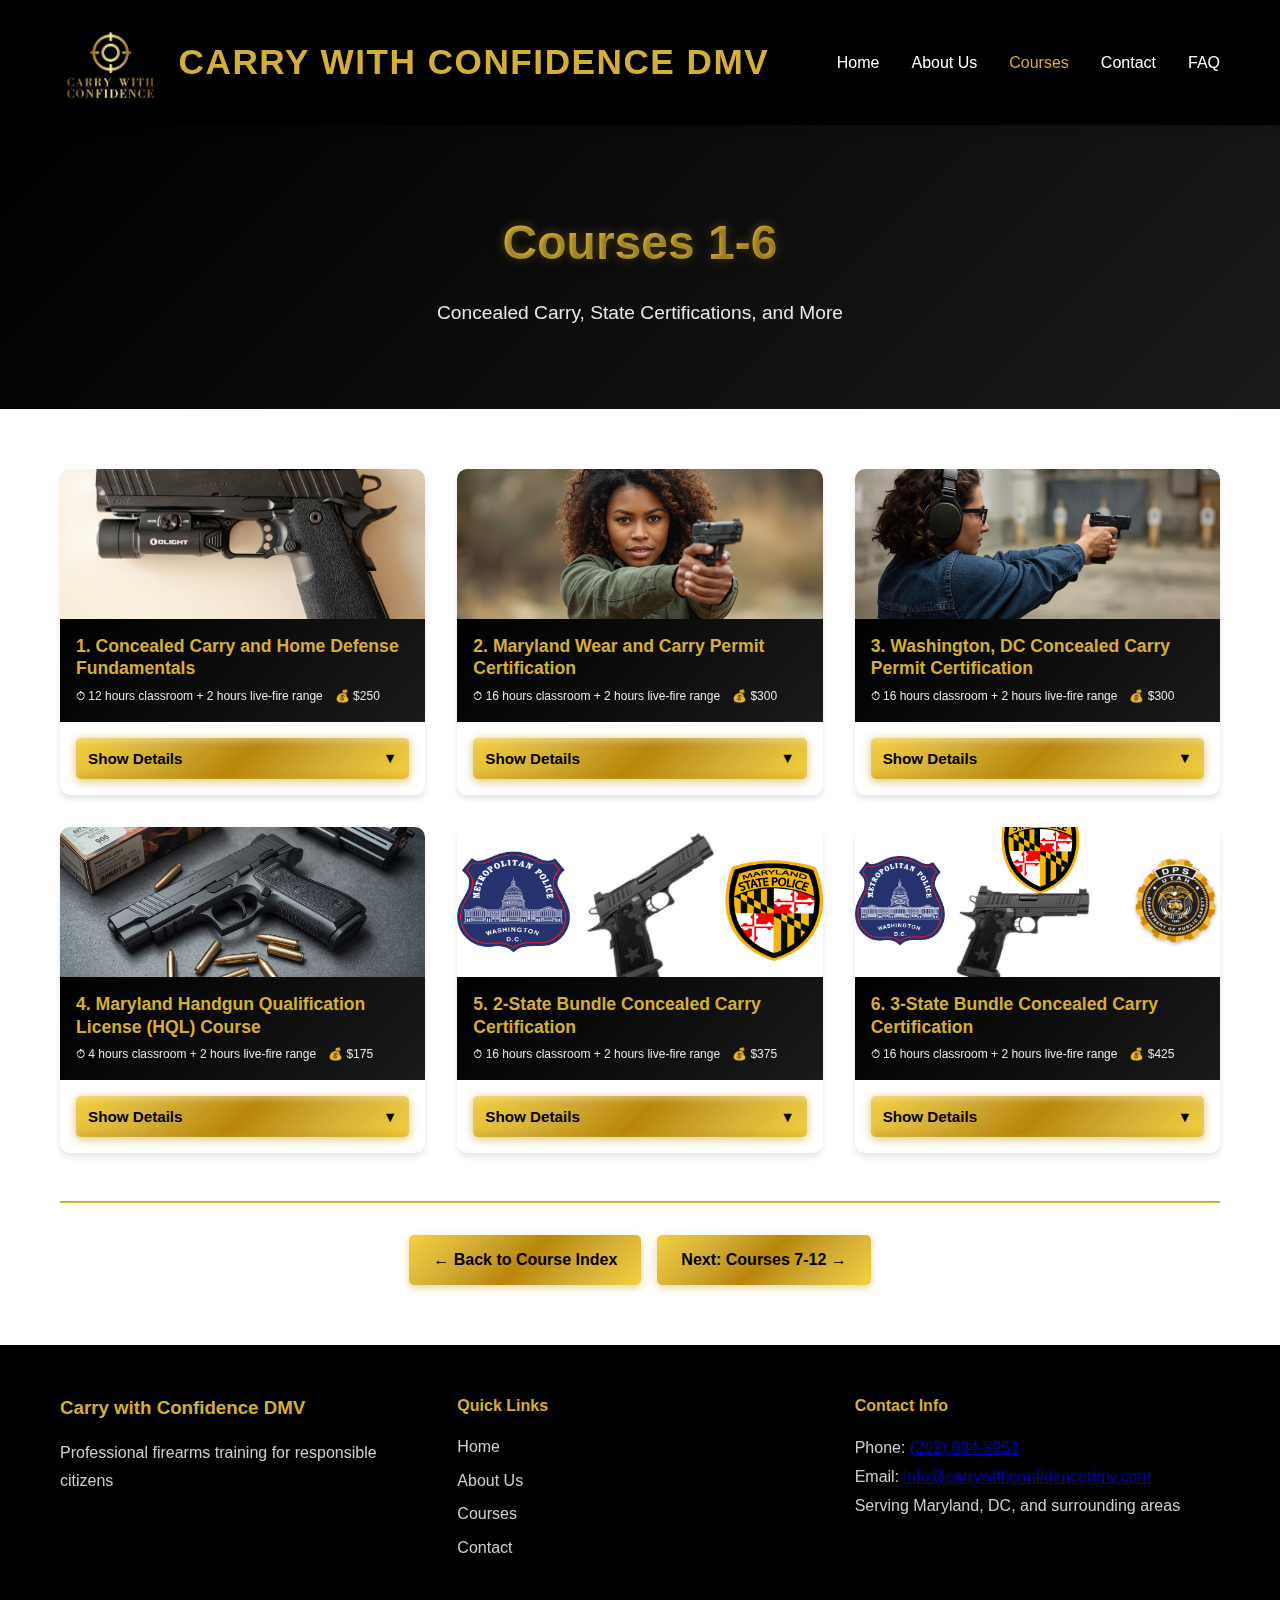
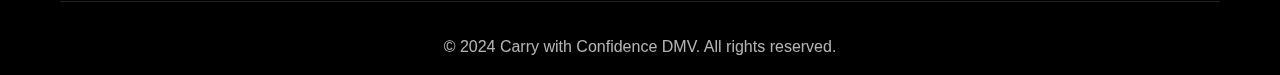
<file: courses-page-1.html>
<!DOCTYPE html>
<html lang="en">
<head>
    <meta charset="UTF-8">
    <meta name="viewport" content="width=device-width, initial-scale=1.0">
    <title>Courses 1-6 - Carry with Confidence DMV</title>
    <link rel="stylesheet" href="styles.css">
</head>
<body>
    <!-- Navigation -->
    <nav class="navbar">
        <div class="container">
            <div class="nav-brand">
                <img src="Logo.png" alt="Carry with Confidence Logo" class="logo">
                <span class="brand-text">Carry with Confidence DMV</span>
            </div>
            <button class="nav-toggle" aria-label="Toggle navigation">
                <span></span>
                <span></span>
                <span></span>
            </button>
            <ul class="nav-menu">
                <li><a href="index.html">Home</a></li>
                <li><a href="about.html">About Us</a></li>
                <li><a href="courses-index.html" class="active">Courses</a></li>
                <li><a href="contact.html">Contact</a></li>
                <li><a href="contact.html#faq">FAQ</a></li>
            </ul>
        </div>
    </nav>

    <!-- Courses Hero -->
    <section class="page-hero">
        <div class="container">
            <h1>Courses 1-6</h1>
            <p>Concealed Carry, State Certifications, and More</p>
        </div>
    </section>

    <!-- Course Thumbnail Gallery -->
    <section class="courses-content">
        <div class="container">
            <div class="course-thumbnail-grid">
                <!-- Course 1 -->
                <div class="course-thumbnail" data-course="1">
                    <div class="course-thumbnail-image">
                        <img src="images/prodigy_edc.jpg" alt="Concealed Carry Training">
                    </div>
                    <div class="course-thumbnail-header">
                        <h3>1. Concealed Carry and Home Defense Fundamentals</h3>
                        <div class="course-thumbnail-meta">
                            <span>⏱ 12 hours classroom + 2 hours live-fire range</span>
                            <span>💰 $250</span>
                        </div>
                    </div>
                    <div class="course-thumbnail-body">
                        <button class="course-thumbnail-expand-btn" aria-label="Show more details">
                            <span class="expand-text">Show Details</span>
                            <span class="expand-icon">▼</span>
                        </button>
                        <div class="course-thumbnail-details">
                            <p>Built around the nationally recognized curriculum developed by United States Concealed Carry Association (USCCA), this course blends legal education, practical defensive concepts, and hands-on skill development. It is ideal for new gun owners, first-time permit applicants, and individuals seeking a structured, confidence-building introduction to concealed carry and home defense.</p>
                            <div class="course-details">
                                <div class="detail-section">
                                    <h3>What You'll Learn</h3>
                                    <ul>
                                        <li>Firearm safety fundamentals and safe gun handling practices</li>
                                        <li>Understanding violent encounters and developing a personal protection mindset</li>
                                        <li>Concealed carry principles, including carry methods, holsters, and situational awareness</li>
                                        <li>Use of force and self-defense laws, with emphasis on avoiding legal pitfalls</li>
                                        <li>Home defense strategies, including defensive planning and family considerations</li>
                                        <li>Basic defensive pistol skills, including grip, stance, sight alignment, trigger control, and recoil management</li>
                                        <li>Live-fire range session to reinforce safe handling and marksmanship fundamentals under instructor supervision</li>
                                    </ul>
                                </div>
                                <div class="detail-section">
                                    <h3>Who This Course Is For</h3>
                                    <ul>
                                        <li>New or prospective concealed carry permit holders</li>
                                        <li>First-time gun owners seeking structured training</li>
                                        <li>Individuals interested in responsible home and personal defense</li>
                                        <li>Professionals and families looking to improve personal safety preparedness</li>
                                    </ul>
                                </div>
                                <div class="detail-section">
                                    <h3>Course Outcome</h3>
                                    <p>Upon completion, students will have a solid foundation in firearm safety, concealed carry principles, and home defense concepts, along with practical range experience. This course meets training requirements for many concealed carry permit applications and serves as an excellent starting point for continued defensive firearms education.</p>
                                </div>
                            </div>
                        </div>
                    </div>
                </div>

                <!-- Course 2 -->
                <div class="course-thumbnail" data-course="2">
                    <div class="course-thumbnail-image">
                        <img src="images/CCW_Course2.jpg" alt="Maryland Wear and Carry Training">
                    </div>
                    <div class="course-thumbnail-header">
                        <h3>2. Maryland Wear and Carry Permit Certification</h3>
                        <div class="course-thumbnail-meta">
                            <span>⏱ 16 hours classroom + 2 hours live-fire range</span>
                            <span>💰 $300</span>
                        </div>
                    </div>
                    <div class="course-thumbnail-body">
                        <button class="course-thumbnail-expand-btn" aria-label="Show more details">
                            <span class="expand-text">Show Details</span>
                            <span class="expand-icon">▼</span>
                        </button>
                        <div class="course-thumbnail-details">
                            <p>The curriculum aligns with the requirements established by the Maryland State Police and is suitable for new gun owners, first-time permit applicants, and individuals seeking formal instruction prior to carrying a handgun for personal protection.</p>
                            <div class="course-details">
                                <div class="detail-section">
                                    <h3>What You'll Learn</h3>
                                    <ul>
                                        <li>Fundamental firearm safety rules and safe handling practices</li>
                                        <li>Maryland firearms and self-defense laws, including use-of-force considerations</li>
                                        <li>Responsibilities of carrying a handgun in public and private settings</li>
                                        <li>Situational awareness and threat avoidance strategies</li>
                                        <li>Handgun fundamentals, including grip, stance, sight alignment, trigger control, and recoil management</li>
                                        <li>Loading, unloading, and malfunction awareness</li>
                                        <li>Concealed carry considerations, including holster selection and carry methods</li>
                                        <li>Live-fire range qualification, reinforcing safety and basic marksmanship under instructor supervision</li>
                                    </ul>
                                </div>
                                <div class="detail-section">
                                    <h3>Who This Course Is For</h3>
                                    <ul>
                                        <li>Maryland residents applying for a Wear and Carry Permit</li>
                                        <li>New firearm owners seeking structured, compliant training</li>
                                        <li>Individuals transitioning from home ownership to public carry</li>
                                        <li>Professionals and responsible citizens prioritizing personal and family safety</li>
                                    </ul>
                                </div>
                                <div class="detail-section">
                                    <h3>Course Outcome</h3>
                                    <p>Upon successful completion, students will receive a Maryland Wear and Carry training certificate suitable for submission with a permit application. Graduates will leave with increased confidence in firearm handling, a clear understanding of Maryland laws, and practical experience on the range.</p>
                                </div>
                            </div>
                        </div>
                    </div>
                </div>

                <!-- Course 3 -->
                <div class="course-thumbnail" data-course="3">
                    <div class="course-thumbnail-image">
                        <img src="images/CCW_Course3.jpg" alt="DC Concealed Carry Training">
                    </div>
                    <div class="course-thumbnail-header">
                        <h3>3. Washington, DC Concealed Carry Permit Certification</h3>
                        <div class="course-thumbnail-meta">
                            <span>⏱ 16 hours classroom + 2 hours live-fire range</span>
                            <span>💰 $300</span>
                        </div>
                    </div>
                    <div class="course-thumbnail-body">
                        <button class="course-thumbnail-expand-btn" aria-label="Show more details">
                            <span class="expand-text">Show Details</span>
                            <span class="expand-icon">▼</span>
                        </button>
                        <div class="course-thumbnail-details">
                            <p>The curriculum is structured to align with standards established by the Metropolitan Police Department (MPD) and is suitable for new gun owners, first-time applicants, and experienced shooters seeking DC-compliant certification.</p>
                            <div class="course-details">
                                <div class="detail-section">
                                    <h3>What You'll Learn</h3>
                                    <ul>
                                        <li>Fundamental firearm safety rules and safe handling practices</li>
                                        <li>District of Columbia firearms laws, including concealed carry regulations and prohibited locations</li>
                                        <li>Use-of-force and self-defense law specific to Washington, DC</li>
                                        <li>Responsibilities and best practices for carrying a concealed firearm in public</li>
                                        <li>Situational awareness and threat avoidance in dense urban settings</li>
                                        <li>Defensive handgun fundamentals, including grip, stance, sight alignment, trigger control, and recoil management</li>
                                        <li>Loading, unloading, and basic malfunction awareness</li>
                                        <li>Concealed carry methods, holster selection, and retention considerations</li>
                                        <li>Live-fire range qualification, conducted under instructor supervision to reinforce safety and marksmanship</li>
                                    </ul>
                                </div>
                                <div class="detail-section">
                                    <h3>Who This Course Is For</h3>
                                    <ul>
                                        <li>Individuals applying for a Washington, DC Concealed Carry Pistol License (CCPL)</li>
                                        <li>New or prospective handgun owners seeking compliant training</li>
                                        <li>Professionals living or working in the District of Columbia</li>
                                        <li>Responsible citizens focused on lawful personal protection</li>
                                    </ul>
                                </div>
                                <div class="detail-section">
                                    <h3>Course Outcome</h3>
                                    <p>Upon successful completion, students will receive a Washington, DC Concealed Carry training certificate acceptable for submission with a DC MPD concealed carry application. Graduates will leave with a solid understanding of District firearms law, safe gun-handling skills, and increased confidence to carry responsibly.</p>
                                </div>
                            </div>
                        </div>
                    </div>
                </div>

                <!-- Course 4 -->
                <div class="course-thumbnail" data-course="4">
                    <div class="course-thumbnail-image">
                        <img src="images/handgun_1.jpg" alt="Maryland HQL Training">
                    </div>
                    <div class="course-thumbnail-header">
                        <h3>4. Maryland Handgun Qualification License (HQL) Course</h3>
                        <div class="course-thumbnail-meta">
                            <span>⏱ 4 hours classroom + 2 hours live-fire range</span>
                            <span>💰 $175</span>
                        </div>
                    </div>
                    <div class="course-thumbnail-body">
                        <button class="course-thumbnail-expand-btn" aria-label="Show more details">
                            <span class="expand-text">Show Details</span>
                            <span class="expand-icon">▼</span>
                        </button>
                        <div class="course-thumbnail-details">
                            <p>The curriculum aligns with standards established by the Maryland State Police and is appropriate for first-time gun owners as well as individuals seeking a structured refresher before purchasing a handgun.</p>
                            <div class="course-details">
                                <div class="detail-section">
                                    <h3>What You'll Learn</h3>
                                    <ul>
                                        <li>The four fundamental rules of firearm safety</li>
                                        <li>Maryland firearms laws related to handgun ownership and transport</li>
                                        <li>Safe storage requirements, including child-access prevention</li>
                                        <li>Handgun components and operation, including semi-automatic pistols and revolvers</li>
                                        <li>Ammunition basics and safe loading and unloading procedures</li>
                                        <li>Basic marksmanship fundamentals, including grip, stance, sight alignment, and trigger control</li>
                                        <li>Live-fire range session, reinforcing safe handling and basic shooting proficiency under instructor supervision</li>
                                    </ul>
                                </div>
                                <div class="detail-section">
                                    <h3>Who This Course Is For</h3>
                                    <ul>
                                        <li>Maryland residents applying for a Handgun Qualification License (HQL)</li>
                                        <li>First-time handgun purchasers</li>
                                        <li>New firearm owners seeking foundational training</li>
                                        <li>Individuals returning to handgun ownership after an extended period</li>
                                    </ul>
                                </div>
                                <div class="detail-section">
                                    <h3>Course Outcome</h3>
                                    <p>Upon successful completion, students will receive a Maryland HQL training certificate suitable for submission with their HQL application. Graduates will leave with a solid understanding of safe handgun handling, applicable Maryland laws, and the confidence to responsibly own a firearm.</p>
                                </div>
                            </div>
                        </div>
                    </div>
                </div>

                <!-- Course 5 -->
                <div class="course-thumbnail" data-course="5">
                    <div class="course-thumbnail-image">
                        <img src="images/two_states_staccato_v3.png" alt="Multi-State Certification Training">
                    </div>
                    <div class="course-thumbnail-header">
                        <h3>5. 2-State Bundle Concealed Carry Certification</h3>
                        <div class="course-thumbnail-meta">
                            <span>⏱ 16 hours classroom + 2 hours live-fire range</span>
                            <span>💰 $375</span>
                        </div>
                    </div>
                    <div class="course-thumbnail-body">
                        <button class="course-thumbnail-expand-btn" aria-label="Show more details">
                            <span class="expand-text">Show Details</span>
                            <span class="expand-icon">▼</span>
                        </button>
                        <div class="course-thumbnail-details">
                            <p>The curriculum is structured to meet the training standards of the Maryland State Police, the Metropolitan Police Department, and the Utah Bureau of Criminal Identification, making it ideal for professionals and residents who live, work, or travel across state lines.</p>
                            <div class="course-details">
                                <div class="detail-section">
                                    <h3>Bundle Options</h3>
                                    <ul>
                                        <li>Maryland Wear and Carry + Washington, DC Concealed Carry Permit</li>
                                        <li>Maryland Wear and Carry + Utah Concealed Carry Permit</li>
                                        <li>Washington, DC Concealed Carry Permit + Utah Concealed Carry Permit</li>
                                    </ul>
                                </div>
                                <div class="detail-section">
                                    <h3>What You'll Learn</h3>
                                    <ul>
                                        <li>Universal firearm safety rules and safe gun-handling practices</li>
                                        <li>Jurisdiction-specific firearms laws for Maryland, Washington, DC, and/or Utah</li>
                                        <li>Use-of-force and self-defense legal principles across multiple states</li>
                                        <li>Concealed carry responsibilities, prohibited locations, and best practices</li>
                                        <li>Situational awareness and threat avoidance, especially in urban environments</li>
                                        <li>Defensive handgun fundamentals, including grip, stance, sight alignment, trigger control, and recoil management</li>
                                        <li>Loading, unloading, and basic malfunction awareness</li>
                                        <li>Concealed carry methods, holster selection, and retention considerations</li>
                                        <li>Live-fire range qualification, reinforcing safety and marksmanship under instructor supervision</li>
                                    </ul>
                                </div>
                                <div class="detail-section">
                                    <h3>Who This Course Is For</h3>
                                    <ul>
                                        <li>Individuals seeking concealed carry permits in more than one jurisdiction</li>
                                        <li>Maryland, DC, and multi-state commuters</li>
                                        <li>Professionals who travel frequently for work</li>
                                        <li>Responsible citizens looking for efficient, compliant training</li>
                                    </ul>
                                </div>
                                <div class="detail-section">
                                    <h3>Course Outcome</h3>
                                    <p>Upon successful completion, students will receive training certificates applicable to two concealed carry permit applications, depending on the bundle selected. Graduates leave with a strong understanding of multi-jurisdictional carry laws, solid defensive handgun fundamentals, and the confidence to carry legally and responsibly across state lines.</p>
                                </div>
                            </div>
                        </div>
                    </div>
                </div>

                <!-- Course 6 -->
                <div class="course-thumbnail" data-course="6">
                    <div class="course-thumbnail-image">
                        <img src="images/three_states_staccato_v3.png" alt="3-State Bundle Training">
                    </div>
                    <div class="course-thumbnail-header">
                        <h3>6. 3-State Bundle Concealed Carry Certification</h3>
                        <div class="course-thumbnail-meta">
                            <span>⏱ 16 hours classroom + 2 hours live-fire range</span>
                            <span>💰 $425</span>
                        </div>
                    </div>
                    <div class="course-thumbnail-body">
                        <button class="course-thumbnail-expand-btn" aria-label="Show more details">
                            <span class="expand-text">Show Details</span>
                            <span class="expand-icon">▼</span>
                        </button>
                        <div class="course-thumbnail-details">
                            <p>The curriculum is designed to align with standards established by the Maryland State Police, the Metropolitan Police Department, and the Utah Bureau of Criminal Identification. It is ideal for professionals, frequent travelers, and residents of the DMV region who want lawful carry options across a broad range of states.</p>
                            <div class="course-details">
                                <div class="detail-section">
                                    <h3>Includes</h3>
                                    <ul>
                                        <li>Maryland Wear and Carry Permit</li>
                                        <li>Washington, DC Concealed Carry Permit</li>
                                        <li>Utah Concealed Carry Permit</li>
                                    </ul>
                                </div>
                                <div class="detail-section">
                                    <h3>What You'll Learn</h3>
                                    <ul>
                                        <li>Core firearm safety rules and safe handgun handling practices</li>
                                        <li>State-specific firearms and concealed carry laws for Maryland, Washington, DC, and Utah</li>
                                        <li>Use-of-force and self-defense legal principles across multiple jurisdictions</li>
                                        <li>Concealed carry responsibilities, prohibited locations, and duty-to-know requirements</li>
                                        <li>Situational awareness and threat avoidance, with emphasis on urban and public environments</li>
                                        <li>Defensive handgun fundamentals, including grip, stance, sight alignment, trigger control, and recoil management</li>
                                        <li>Loading, unloading, and basic malfunction awareness</li>
                                        <li>Carry methods and equipment considerations, including holsters and retention</li>
                                        <li>Live-fire range qualification, reinforcing safety and foundational marksmanship under instructor supervision</li>
                                    </ul>
                                </div>
                                <div class="detail-section">
                                    <h3>Who This Course Is For</h3>
                                    <ul>
                                        <li>Individuals seeking concealed carry permits in Maryland, DC, and Utah</li>
                                        <li>Professionals who live, work, or travel across multiple states</li>
                                        <li>Maryland or DC residents looking to maximize reciprocity</li>
                                        <li>Responsible citizens who value efficiency and comprehensive training</li>
                                    </ul>
                                </div>
                                <div class="detail-section">
                                    <h3>Course Outcome</h3>
                                    <p>Upon successful completion, students will receive training certificates applicable to all three concealed carry permit applications, depending on jurisdictional submission requirements. Graduates leave with a strong understanding of multi-state carry laws, practical defensive handgun skills, and the confidence to carry legally and responsibly across a wide range of states.</p>
                                </div>
                            </div>
                        </div>
                    </div>
                </div>
            </div>

            <!-- Page Navigation -->
            <div class="course-page-nav">
                <a href="courses-index.html">← Back to Course Index</a>
                <a href="courses-page-2.html">Next: Courses 7-12 →</a>
            </div>
        </div>
    </section>

    <!-- Footer -->
    <footer class="footer">
        <div class="container">
            <div class="footer-content">
                <div class="footer-section">
                    <h3>Carry with Confidence DMV</h3>
                    <p>Professional firearms training for responsible citizens</p>
                </div>
                <div class="footer-section">
                    <h4>Quick Links</h4>
                    <ul>
                        <li><a href="index.html">Home</a></li>
                        <li><a href="about.html">About Us</a></li>
                        <li><a href="courses-index.html">Courses</a></li>
                        <li><a href="contact.html">Contact</a></li>
                    </ul>
                </div>
                <div class="footer-section">
                    <h4>Contact Info</h4>
                    <p>Phone: <a href="tel:202-684-5953">(202) 684-5953</a></p>
                    <p>Email: <a href="mailto:info@carrywithconfidencedmv.com">info@carrywithconfidencedmv.com</a></p>
                    <p>Serving Maryland, DC, and surrounding areas</p>
                </div>
            </div>
            <div class="footer-bottom">
                <p>&copy; 2024 Carry with Confidence DMV. All rights reserved.</p>
            </div>
        </div>
    </footer>

    <script src="script.js"></script>
</body>
</html>
</file>
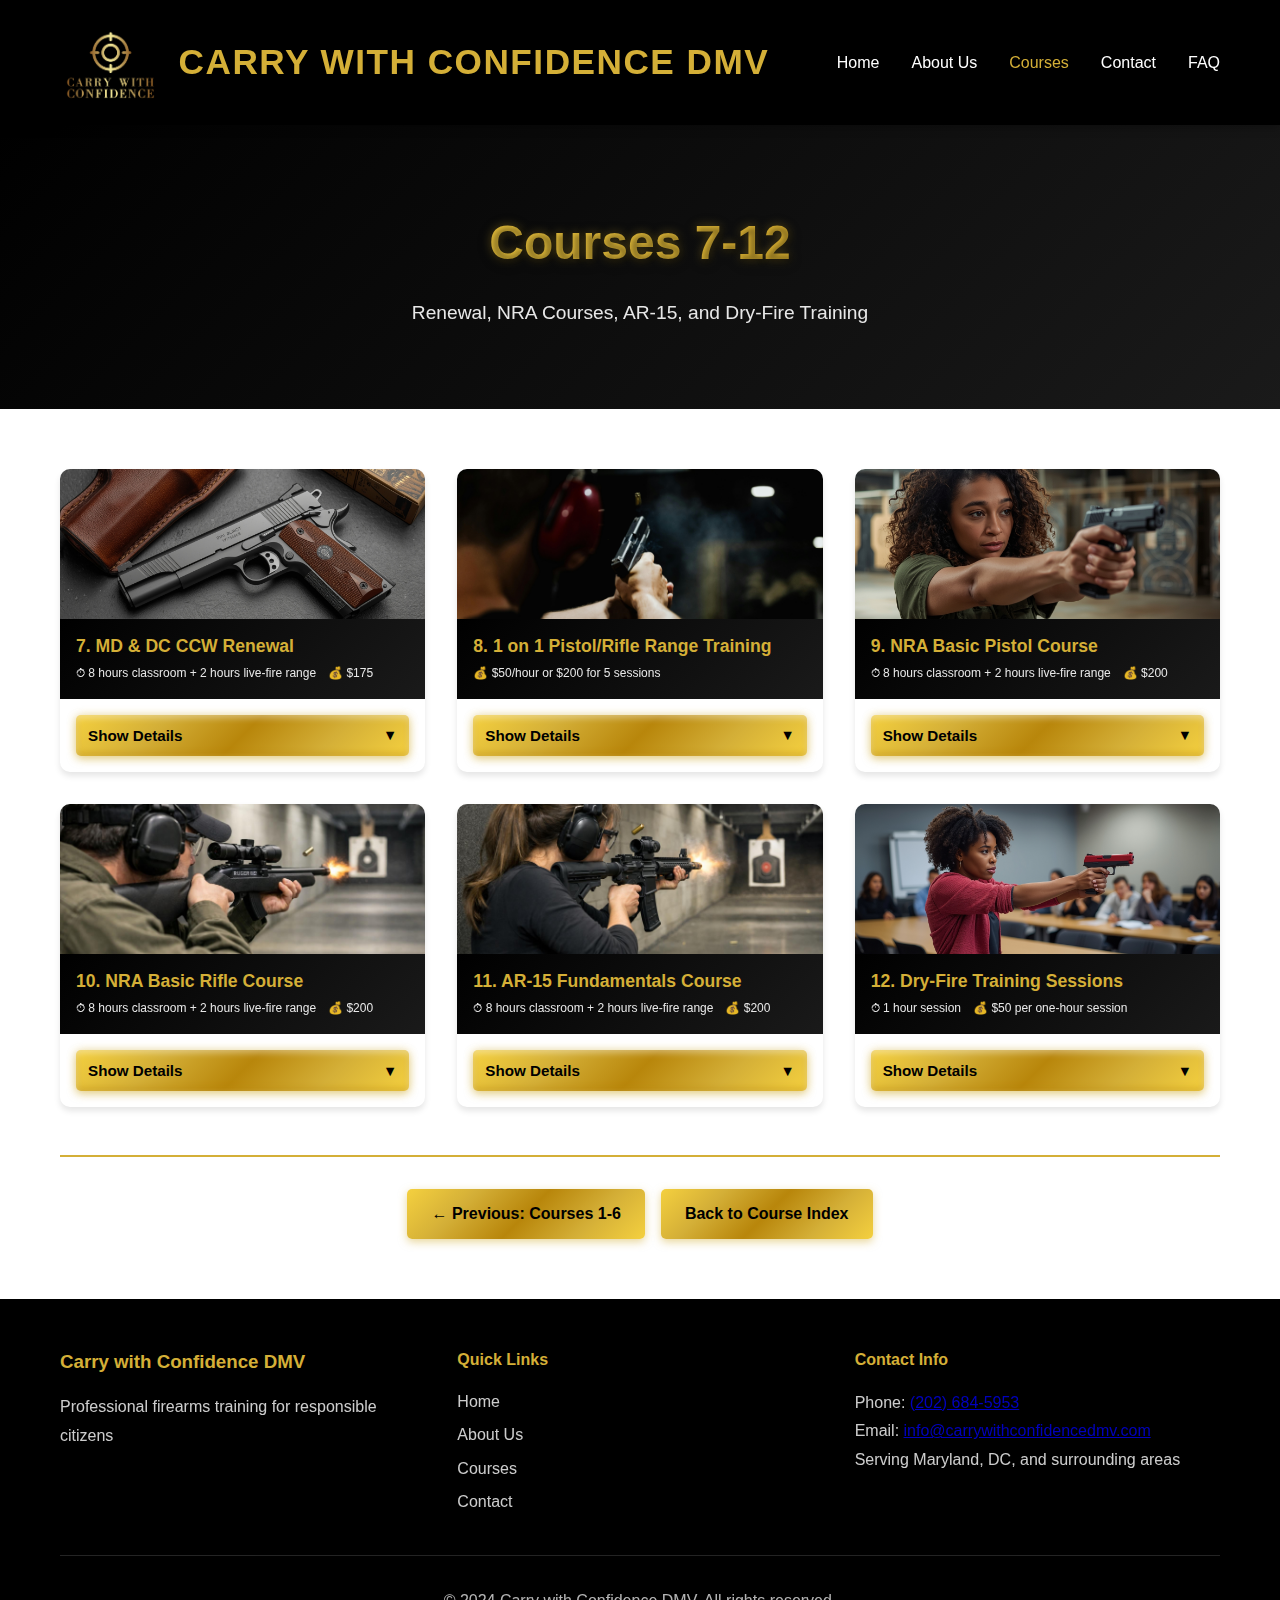
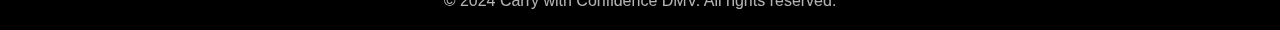
<file: courses-page-2.html>
<!DOCTYPE html>
<html lang="en">
<head>
    <meta charset="UTF-8">
    <meta name="viewport" content="width=device-width, initial-scale=1.0">
    <title>Courses 7-12 - Carry with Confidence DMV</title>
    <link rel="stylesheet" href="styles.css">
</head>
<body>
    <!-- Navigation -->
    <nav class="navbar">
        <div class="container">
            <div class="nav-brand">
                <img src="Logo.png" alt="Carry with Confidence Logo" class="logo">
                <span class="brand-text">Carry with Confidence DMV</span>
            </div>
            <button class="nav-toggle" aria-label="Toggle navigation">
                <span></span>
                <span></span>
                <span></span>
            </button>
            <ul class="nav-menu">
                <li><a href="index.html">Home</a></li>
                <li><a href="about.html">About Us</a></li>
                <li><a href="courses-index.html" class="active">Courses</a></li>
                <li><a href="contact.html">Contact</a></li>
                <li><a href="contact.html#faq">FAQ</a></li>
            </ul>
        </div>
    </nav>

    <!-- Courses Hero -->
    <section class="page-hero">
        <div class="container">
            <h1>Courses 7-12</h1>
            <p>Renewal, NRA Courses, AR-15, and Dry-Fire Training</p>
        </div>
    </section>

    <!-- Course Thumbnail Gallery -->
    <section class="courses-content">
        <div class="container">
            <div class="course-thumbnail-grid">
                <!-- Course 7 -->
                <div class="course-thumbnail" data-course="7">
                    <div class="course-thumbnail-image">
                        <img src="images/1911.jpg" alt="Permit Renewal Training">
                    </div>
                    <div class="course-thumbnail-header">
                        <h3>7. MD & DC CCW Renewal</h3>
                        <div class="course-thumbnail-meta">
                            <span>⏱ 8 hours classroom + 2 hours live-fire range</span>
                            <span>💰 $175</span>
                        </div>
                    </div>
                    <div class="course-thumbnail-body">
                        <button class="course-thumbnail-expand-btn" aria-label="Show more details">
                            <span class="expand-text">Show Details</span>
                            <span class="expand-icon">▼</span>
                        </button>
                        <div class="course-thumbnail-details">
                            <p>The curriculum is aligned with renewal standards established by the Maryland State Police and the Metropolitan Police Department, ensuring students receive current, compliant instruction reflective of evolving laws and best practices.</p>
                            <div class="course-details">
                                <div class="detail-section">
                                    <h3>Includes</h3>
                                    <ul>
                                        <li>Maryland Wear and Carry Permit Renewal</li>
                                        <li>Washington, DC Concealed Carry Permit Renewal</li>
                                    </ul>
                                </div>
                                <div class="detail-section">
                                    <h3>What You'll Review and Update</h3>
                                    <ul>
                                        <li>Firearm safety fundamentals and safe handling refreshers</li>
                                        <li>Recent changes to Maryland and DC firearms laws and renewal-specific requirements</li>
                                        <li>Use-of-force and self-defense legal updates</li>
                                        <li>Concealed carry responsibilities, prohibited locations, and duty-to-inform considerations</li>
                                        <li>Situational awareness and threat avoidance in public and urban environments</li>
                                        <li>Defensive handgun fundamentals refresher, including grip, stance, sight alignment, and trigger control</li>
                                        <li>Loading, unloading, and malfunction awareness</li>
                                        <li>Live-fire range qualification, conducted under instructor supervision to reinforce safety and marksmanship</li>
                                    </ul>
                                </div>
                                <div class="detail-section">
                                    <h3>Who This Course Is For</h3>
                                    <ul>
                                        <li>Current Maryland Wear and Carry permit holders approaching renewal</li>
                                        <li>DC Concealed Carry Pistol License (CCPL) holders nearing renewal</li>
                                        <li>Individuals who hold both permits and want a single, efficient renewal option</li>
                                        <li>Experienced carriers seeking updated legal knowledge and range validation</li>
                                    </ul>
                                </div>
                                <div class="detail-section">
                                    <h3>Course Outcome</h3>
                                    <p>Upon successful completion, students will receive renewal training certification suitable for submission with Maryland and/or Washington, DC permit renewal applications. Graduates will leave with refreshed skills, up-to-date legal knowledge, and continued confidence to carry responsibly and lawfully.</p>
                                </div>
                            </div>
                        </div>
                    </div>
                </div>

                <!-- Course 8 -->
                <div class="course-thumbnail" data-course="8">
                    <div class="course-thumbnail-image">
                        <img src="images/studentonfiringline.jpg" alt="One-on-One Range Instruction">
                    </div>
                    <div class="course-thumbnail-header">
                        <h3>8. 1 on 1 Pistol/Rifle Range Training</h3>
                        <div class="course-thumbnail-meta">
                            <span>💰 $50/hour or $200 for 5 sessions</span>
                        </div>
                    </div>
                    <div class="course-thumbnail-body">
                        <button class="course-thumbnail-expand-btn" aria-label="Show more details">
                            <span class="expand-text">Show Details</span>
                            <span class="expand-icon">▼</span>
                        </button>
                        <div class="course-thumbnail-details">
                            <p>Unlike group classes, one-on-one instruction allows the training pace, drills, and coaching style to be fully customized—making it ideal for students who value discretion, efficiency, and targeted skill development.</p>
                            <div class="course-details">
                                <div class="detail-section">
                                    <h3>What You'll Work On</h3>
                                    <p>Training content is customized but may include:</p>
                                    <ul>
                                        <li>Firearm safety and range etiquette</li>
                                        <li>Fundamental marksmanship skills (grip, stance, sight alignment, trigger control, recoil management)</li>
                                        <li>Zeroing and accuracy improvement</li>
                                        <li>Reloading and basic malfunction management</li>
                                        <li>Drawing from the holster (where range rules permit)</li>
                                        <li>Target transitions and shot accountability</li>
                                        <li>Rifle or carbine fundamentals, including sling setup and positional shooting</li>
                                        <li>Performance diagnostics and corrective coaching based on real-time observation</li>
                                    </ul>
                                </div>
                                <div class="detail-section">
                                    <h3>Who This Training Is For</h3>
                                    <ul>
                                        <li>New shooters seeking a confident, low-pressure introduction</li>
                                        <li>Experienced shooters wanting precision coaching and skill refinement</li>
                                        <li>Permit holders looking to maintain or improve proficiency</li>
                                        <li>Professionals seeking efficient, results-driven training</li>
                                        <li>Anyone who prefers private instruction over group settings</li>
                                    </ul>
                                </div>
                                <div class="detail-section">
                                    <h3>Training Outcome</h3>
                                    <p>Students leave each session with clear, actionable feedback, improved safety awareness, and increased shooting proficiency. The 5-session bundle is ideal for building skills progressively and tracking improvement over time.</p>
                                </div>
                            </div>
                        </div>
                    </div>
                </div>

                <!-- Course 9 -->
                <div class="course-thumbnail" data-course="9">
                    <div class="course-thumbnail-image">
                        <img src="images/CCW_Course4.jpg" alt="NRA Basic Pistol Training">
                    </div>
                    <div class="course-thumbnail-header">
                        <h3>9. NRA Basic Pistol Course</h3>
                        <div class="course-thumbnail-meta">
                            <span>⏱ 8 hours classroom + 2 hours live-fire range</span>
                            <span>💰 $200</span>
                        </div>
                    </div>
                    <div class="course-thumbnail-body">
                        <button class="course-thumbnail-expand-btn" aria-label="Show more details">
                            <span class="expand-text">Show Details</span>
                            <span class="expand-icon">▼</span>
                        </button>
                        <div class="course-thumbnail-details">
                            <p>The course follows the official curriculum developed by the National Rifle Association (NRA) and emphasizes responsible firearm ownership, safe handling, and confidence-building through both classroom instruction and supervised live-fire practice.</p>
                            <div class="course-details">
                                <div class="detail-section">
                                    <h3>What You'll Learn</h3>
                                    <ul>
                                        <li>The NRA rules for safe gun handling</li>
                                        <li>Pistol parts and operation, including semi-automatic pistols and revolvers</li>
                                        <li>Ammunition knowledge and proper cartridge selection</li>
                                        <li>Fundamentals of marksmanship, including grip, stance, sight alignment, sight picture, trigger control, and follow-through</li>
                                        <li>Proper loading, unloading, and basic malfunction awareness</li>
                                        <li>Range safety and etiquette</li>
                                        <li>Live-fire range session, reinforcing classroom concepts under instructor supervision</li>
                                    </ul>
                                </div>
                                <div class="detail-section">
                                    <h3>Who This Course Is For</h3>
                                    <ul>
                                        <li>New or prospective handgun owners</li>
                                        <li>Individuals with little or no prior shooting experience</li>
                                        <li>Those seeking a structured, nationally recognized training program</li>
                                        <li>Anyone interested in safe, responsible handgun ownership</li>
                                    </ul>
                                </div>
                                <div class="detail-section">
                                    <h3>Course Outcome</h3>
                                    <p>Upon successful completion, students will receive an NRA Basic Pistol Course certificate. Graduates leave with a strong understanding of handgun safety, foundational shooting skills, and the confidence to continue their firearms education or pursue additional training.</p>
                                </div>
                            </div>
                        </div>
                    </div>
                </div>

                <!-- Course 10 -->
                <div class="course-thumbnail" data-course="10">
                    <div class="course-thumbnail-image">
                        <img src="images/ruger_1022.jpg" alt="NRA Basic Rifle Training">
                    </div>
                    <div class="course-thumbnail-header">
                        <h3>10. NRA Basic Rifle Course</h3>
                        <div class="course-thumbnail-meta">
                            <span>⏱ 8 hours classroom + 2 hours live-fire range</span>
                            <span>💰 $200</span>
                        </div>
                    </div>
                    <div class="course-thumbnail-body">
                        <button class="course-thumbnail-expand-btn" aria-label="Show more details">
                            <span class="expand-text">Show Details</span>
                            <span class="expand-icon">▼</span>
                        </button>
                        <div class="course-thumbnail-details">
                            <p>The course follows the official curriculum developed by the National Rifle Association (NRA) and emphasizes responsible firearm ownership, safe handling practices, and confidence-building through classroom instruction and supervised live-fire training.</p>
                            <div class="course-details">
                                <div class="detail-section">
                                    <h3>What You'll Learn</h3>
                                    <ul>
                                        <li>The NRA rules for safe gun handling</li>
                                        <li>Rifle parts and operation, including bolt-action, lever-action, and semi-automatic rifles</li>
                                        <li>Ammunition components and caliber selection</li>
                                        <li>Fundamentals of rifle marksmanship, including shooting positions (prone, bench, kneeling, standing), sight alignment, sight picture, breathing, trigger control, and follow-through</li>
                                        <li>Proper loading, unloading, and basic malfunction awareness</li>
                                        <li>Range safety procedures and etiquette</li>
                                        <li>Live-fire range session, reinforcing accuracy and safe handling under instructor supervision</li>
                                    </ul>
                                </div>
                                <div class="detail-section">
                                    <h3>Who This Course Is For</h3>
                                    <ul>
                                        <li>New or prospective rifle owners</li>
                                        <li>Individuals with little or no prior shooting experience</li>
                                        <li>Those seeking a nationally recognized rifle training credential</li>
                                        <li>Anyone interested in safe, responsible rifle ownership and use</li>
                                    </ul>
                                </div>
                                <div class="detail-section">
                                    <h3>Course Outcome</h3>
                                    <p>Upon successful completion, students will receive an NRA Basic Rifle Course certificate. Graduates leave with a clear understanding of rifle safety, foundational shooting skills, and the confidence to continue training or pursue more advanced rifle instruction.</p>
                                </div>
                            </div>
                        </div>
                    </div>
                </div>

                <!-- Course 11 -->
                <div class="course-thumbnail" data-course="11">
                    <div class="course-thumbnail-image">
                        <img src="images/woman_shooting_ar15_v2%20.jpg" alt="AR-15 Fundamentals Training">
                    </div>
                    <div class="course-thumbnail-header">
                        <h3>11. AR-15 Fundamentals Course</h3>
                        <div class="course-thumbnail-meta">
                            <span>⏱ 8 hours classroom + 2 hours live-fire range</span>
                            <span>💰 $200</span>
                        </div>
                    </div>
                    <div class="course-thumbnail-body">
                        <button class="course-thumbnail-expand-btn" aria-label="Show more details">
                            <span class="expand-text">Show Details</span>
                            <span class="expand-icon">▼</span>
                        </button>
                        <div class="course-thumbnail-details">
                            <p>This course emphasizes how the AR-15 works, why it works the way it does, and how proper maintenance and setup directly impact reliability, accuracy, and longevity.</p>
                            <div class="course-details">
                                <div class="detail-section">
                                    <h3>What You'll Learn</h3>
                                    <ul>
                                        <li>AR-15 operating principles, including the cycle of operation</li>
                                        <li>Major components and nomenclature, including upper and lower receivers, bolt carrier group, gas system, and buffer system</li>
                                        <li>Field stripping and reassembly</li>
                                        <li>Cleaning and preventive maintenance best practices</li>
                                        <li>Common wear points and reliability considerations</li>
                                        <li>Upgrades and accessories, including optics, triggers, handguards, stocks, and muzzle devices (with legal considerations)</li>
                                        <li>Safe loading, unloading, and malfunction awareness</li>
                                        <li>Fundamentals of AR-15 operation on the range, reinforcing safe handling and accuracy</li>
                                    </ul>
                                </div>
                                <div class="detail-section">
                                    <h3>Live-Fire Range Session</h3>
                                    <p>The supervised live-fire portion reinforces:</p>
                                    <ul>
                                        <li>Safe rifle handling and range procedures</li>
                                        <li>Zeroing concepts and basic accuracy fundamentals</li>
                                        <li>Practical application of classroom instruction</li>
                                    </ul>
                                </div>
                                <div class="detail-section">
                                    <h3>Who This Course Is For</h3>
                                    <ul>
                                        <li>New or prospective AR-15 owners</li>
                                        <li>Shooters transitioning from bolt-action or pistol platforms</li>
                                        <li>Individuals seeking a deeper technical understanding of the AR-15</li>
                                        <li>Anyone interested in responsible ownership and effective operation</li>
                                    </ul>
                                </div>
                                <div class="detail-section">
                                    <h3>Course Outcome</h3>
                                    <p>Upon completion, students will have a solid understanding of the AR-15 platform, increased confidence in operating and maintaining their rifle, and a strong foundation for future rifle training.</p>
                                </div>
                            </div>
                        </div>
                    </div>
                </div>

                <!-- Course 12 -->
                <div class="course-thumbnail" data-course="12">
                    <div class="course-thumbnail-image">
                        <img src="images/SIRT_training.jpg" alt="Dry-Fire Training Session">
                    </div>
                    <div class="course-thumbnail-header">
                        <h3>12. Dry-Fire Training Sessions</h3>
                        <div class="course-thumbnail-meta">
                            <span>⏱ 1 hour session</span>
                            <span>💰 $50 per one-hour session</span>
                        </div>
                    </div>
                    <div class="course-thumbnail-body">
                        <button class="course-thumbnail-expand-btn" aria-label="Show more details">
                            <span class="expand-text">Show Details</span>
                            <span class="expand-icon">▼</span>
                        </button>
                        <div class="course-thumbnail-details">
                            <p>Through guided instruction and hands-on drills, participants learn and practice proper grip, sight alignment and sight picture, trigger discipline, stance, and natural point of aim. Laser feedback from SIRT pistols reinforces visual confirmation of fundamentals, allowing students to immediately identify and correct errors.</p>
                            <div class="course-details">
                                <div class="detail-section">
                                    <h3>What You'll Learn</h3>
                                    <ul>
                                        <li>Proper grip, sight alignment, and sight picture</li>
                                        <li>Trigger discipline and control</li>
                                        <li>Stance and natural point of aim</li>
                                        <li>Repeatable dry-fire drills for home practice</li>
                                        <li>Drawing from concealment techniques</li>
                                        <li>Safe, efficient movement and consistent presentation</li>
                                        <li>Visual feedback through laser training aids</li>
                                    </ul>
                                </div>
                                <div class="detail-section">
                                    <h3>Training Aids Used</h3>
                                    <ul>
                                        <li>Blue guns (inert plastic replica pistols)</li>
                                        <li>SIRT pistols (laser-equipped training pistols)</li>
                                        <li>Unloaded firearms with snap caps</li>
                                    </ul>
                                </div>
                                <div class="detail-section">
                                    <h3>Who This Course Is For</h3>
                                    <ul>
                                        <li>New shooters building a foundation</li>
                                        <li>Experienced shooters refining technique</li>
                                        <li>Concealed carriers seeking safe practice methods</li>
                                        <li>Anyone wanting to improve fundamentals without live ammunition</li>
                                    </ul>
                                </div>
                                <div class="detail-section">
                                    <h3>Course Outcome</h3>
                                    <p>Students will learn repeatable dry-fire drills that can be safely practiced at home to reinforce skills and accelerate improvement between live-fire range sessions. This session provides an excellent opportunity to introduce and refine drawing from concealment, emphasizing safe, efficient movement and consistent presentation.</p>
                                </div>
                            </div>
                        </div>
                    </div>
                </div>
            </div>

            <!-- Page Navigation -->
            <div class="course-page-nav">
                <a href="courses-page-1.html">← Previous: Courses 1-6</a>
                <a href="courses-index.html">Back to Course Index</a>
            </div>
        </div>
    </section>

    <!-- Footer -->
    <footer class="footer">
        <div class="container">
            <div class="footer-content">
                <div class="footer-section">
                    <h3>Carry with Confidence DMV</h3>
                    <p>Professional firearms training for responsible citizens</p>
                </div>
                <div class="footer-section">
                    <h4>Quick Links</h4>
                    <ul>
                        <li><a href="index.html">Home</a></li>
                        <li><a href="about.html">About Us</a></li>
                        <li><a href="courses-index.html">Courses</a></li>
                        <li><a href="contact.html">Contact</a></li>
                    </ul>
                </div>
                <div class="footer-section">
                    <h4>Contact Info</h4>
                    <p>Phone: <a href="tel:202-684-5953">(202) 684-5953</a></p>
                    <p>Email: <a href="mailto:info@carrywithconfidencedmv.com">info@carrywithconfidencedmv.com</a></p>
                    <p>Serving Maryland, DC, and surrounding areas</p>
                </div>
            </div>
            <div class="footer-bottom">
                <p>&copy; 2024 Carry with Confidence DMV. All rights reserved.</p>
            </div>
        </div>
    </footer>

    <script src="script.js"></script>
</body>
</html>
</file>
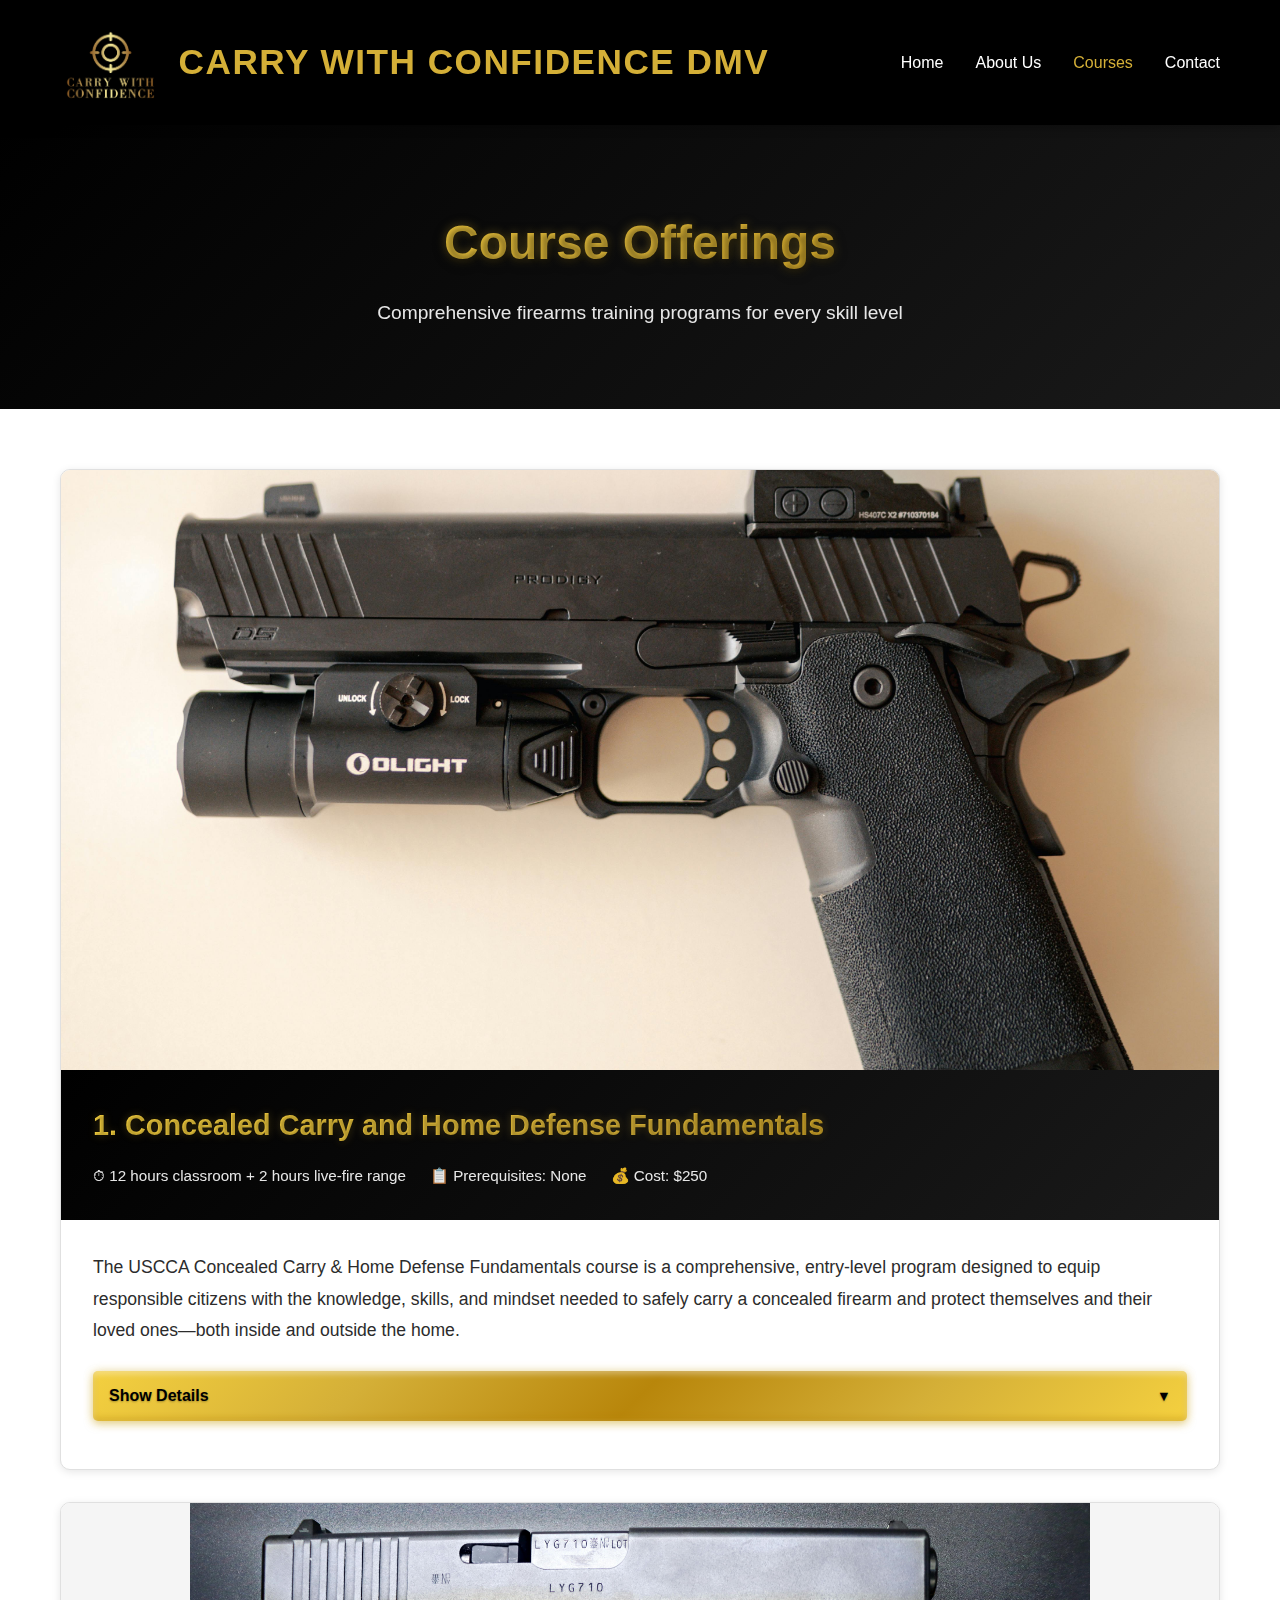
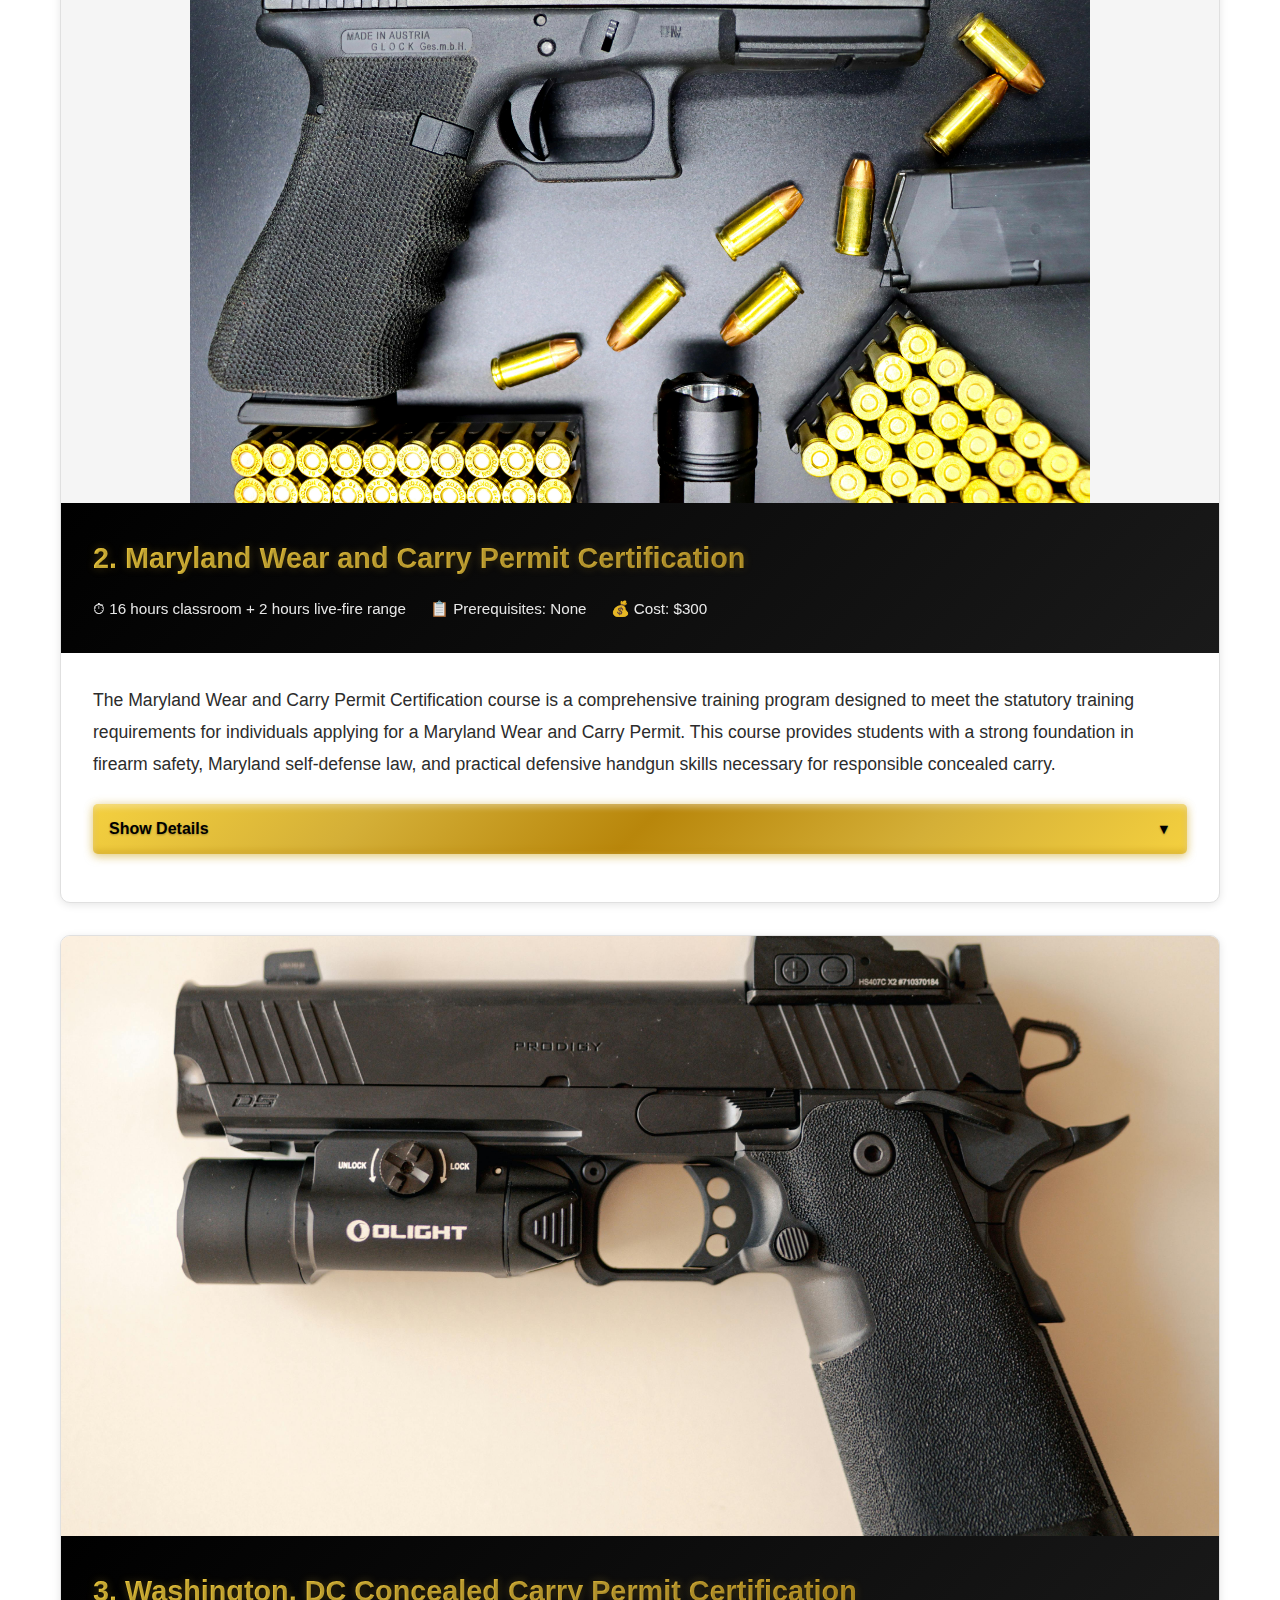
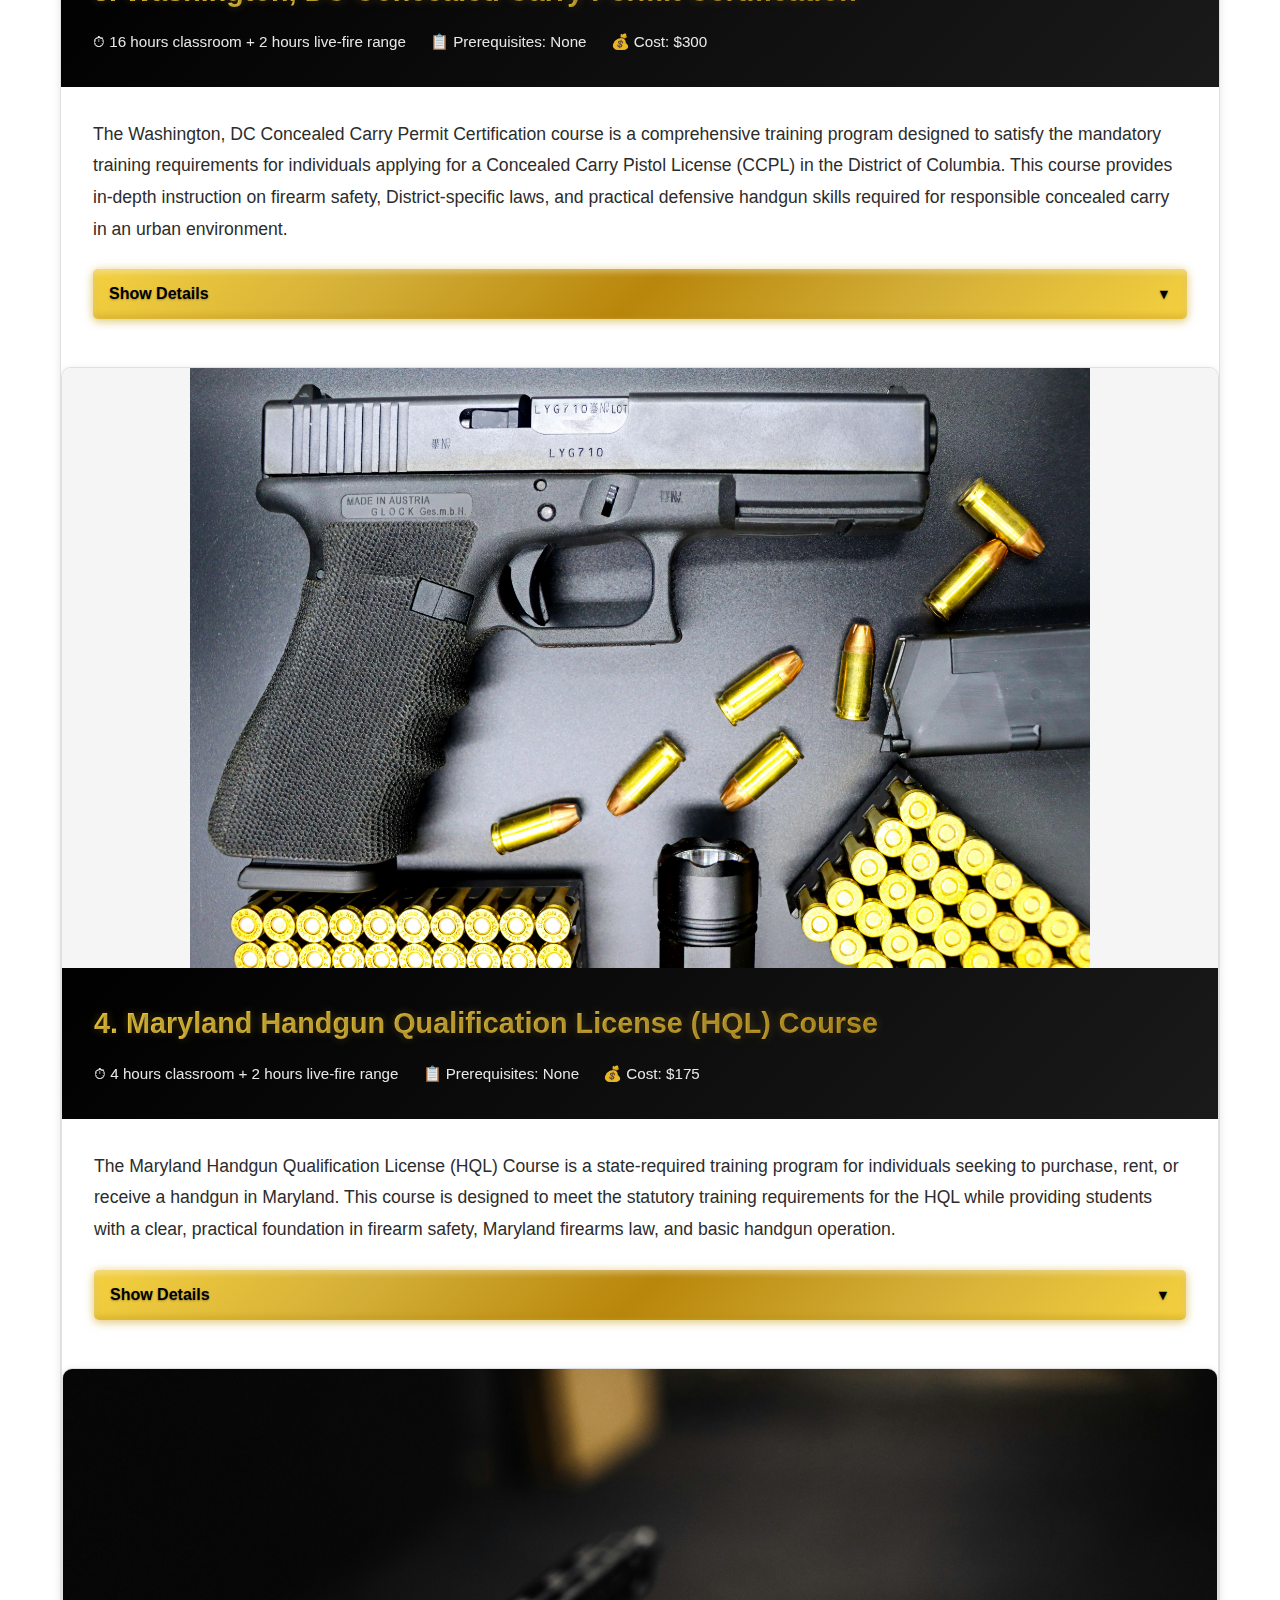
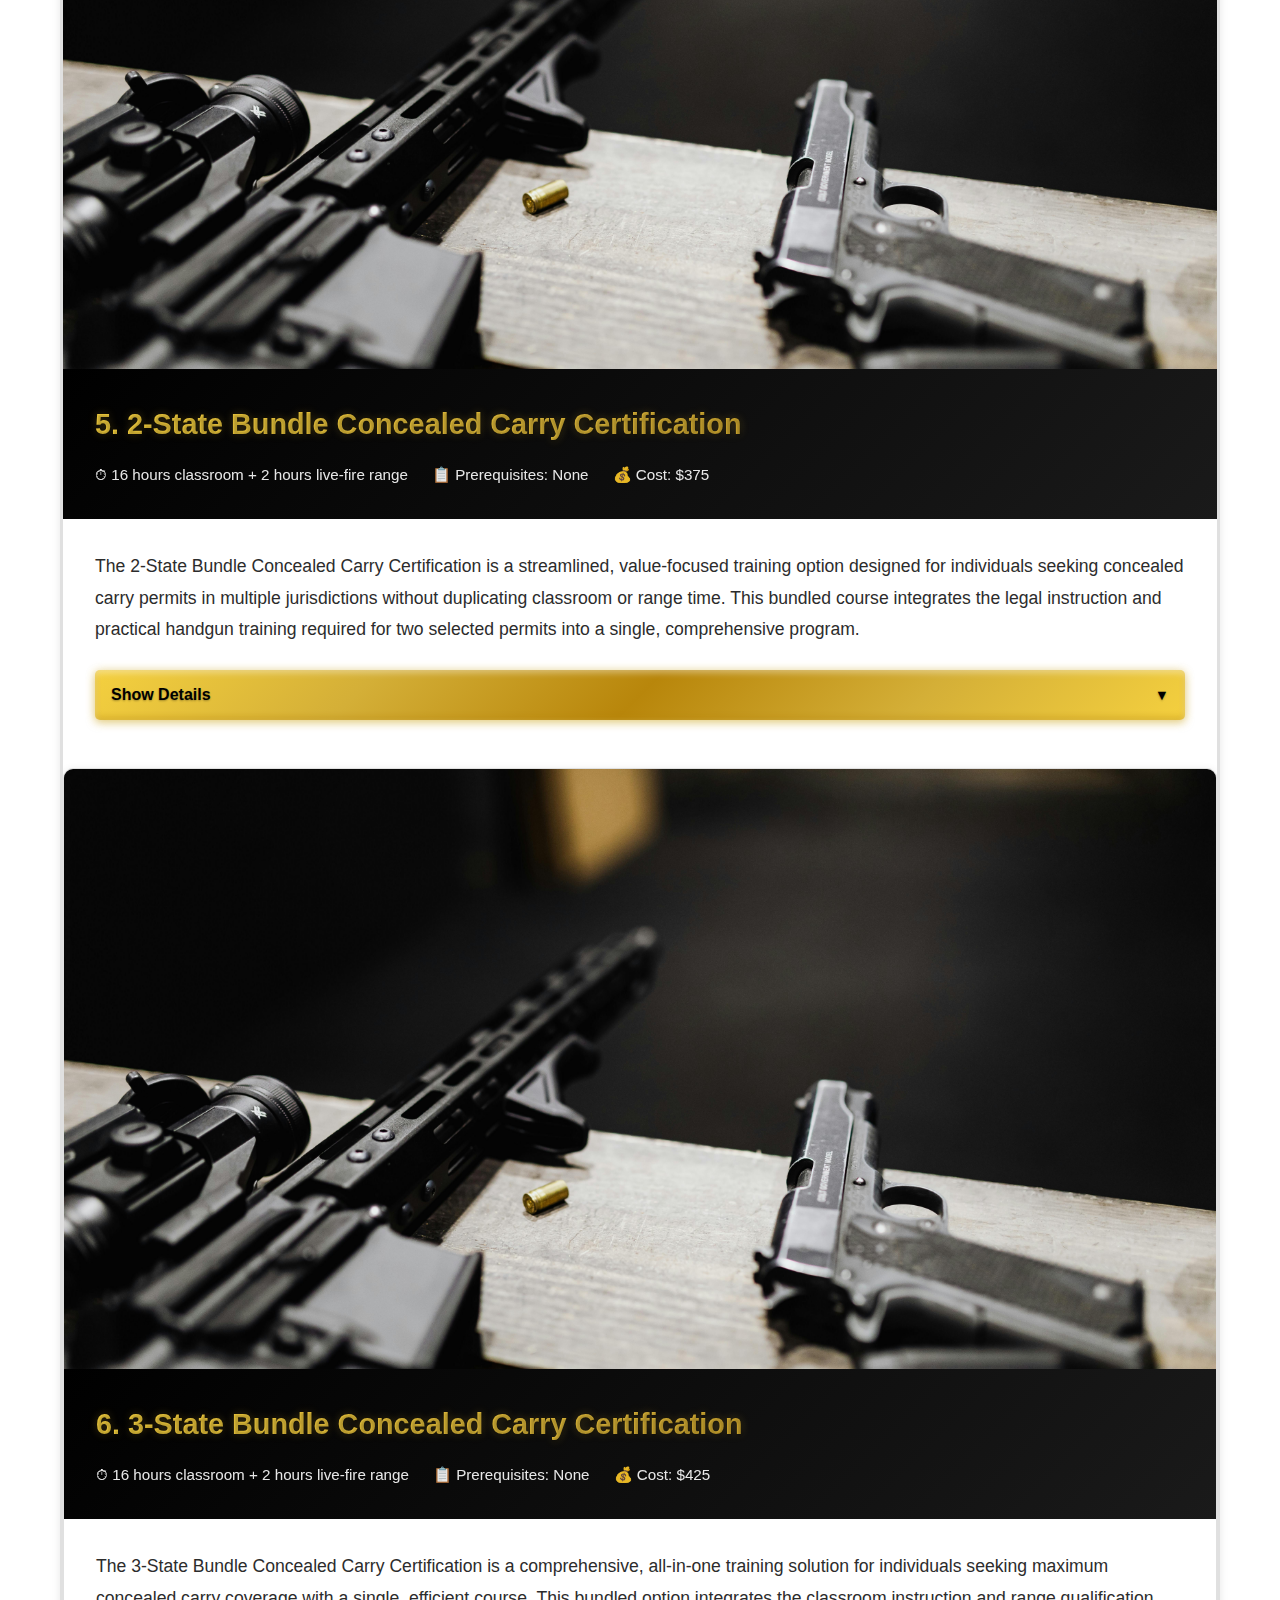
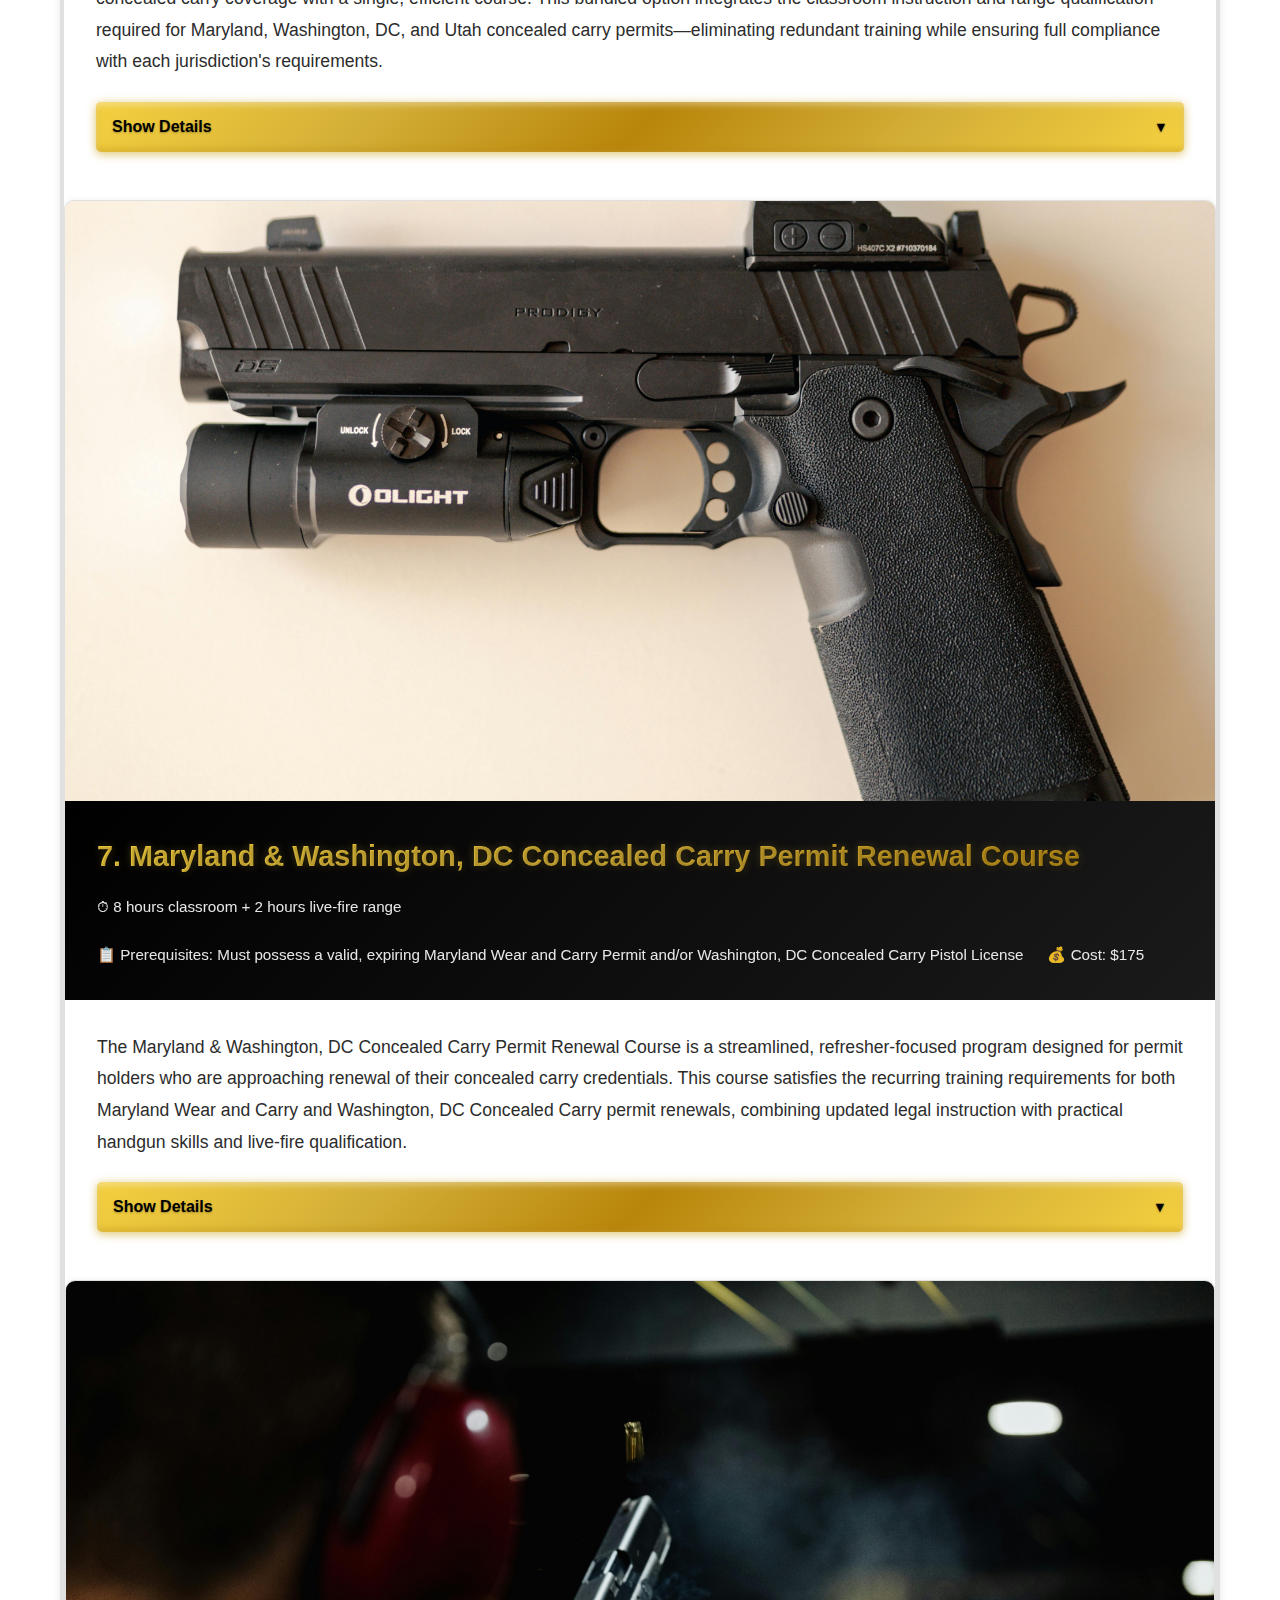
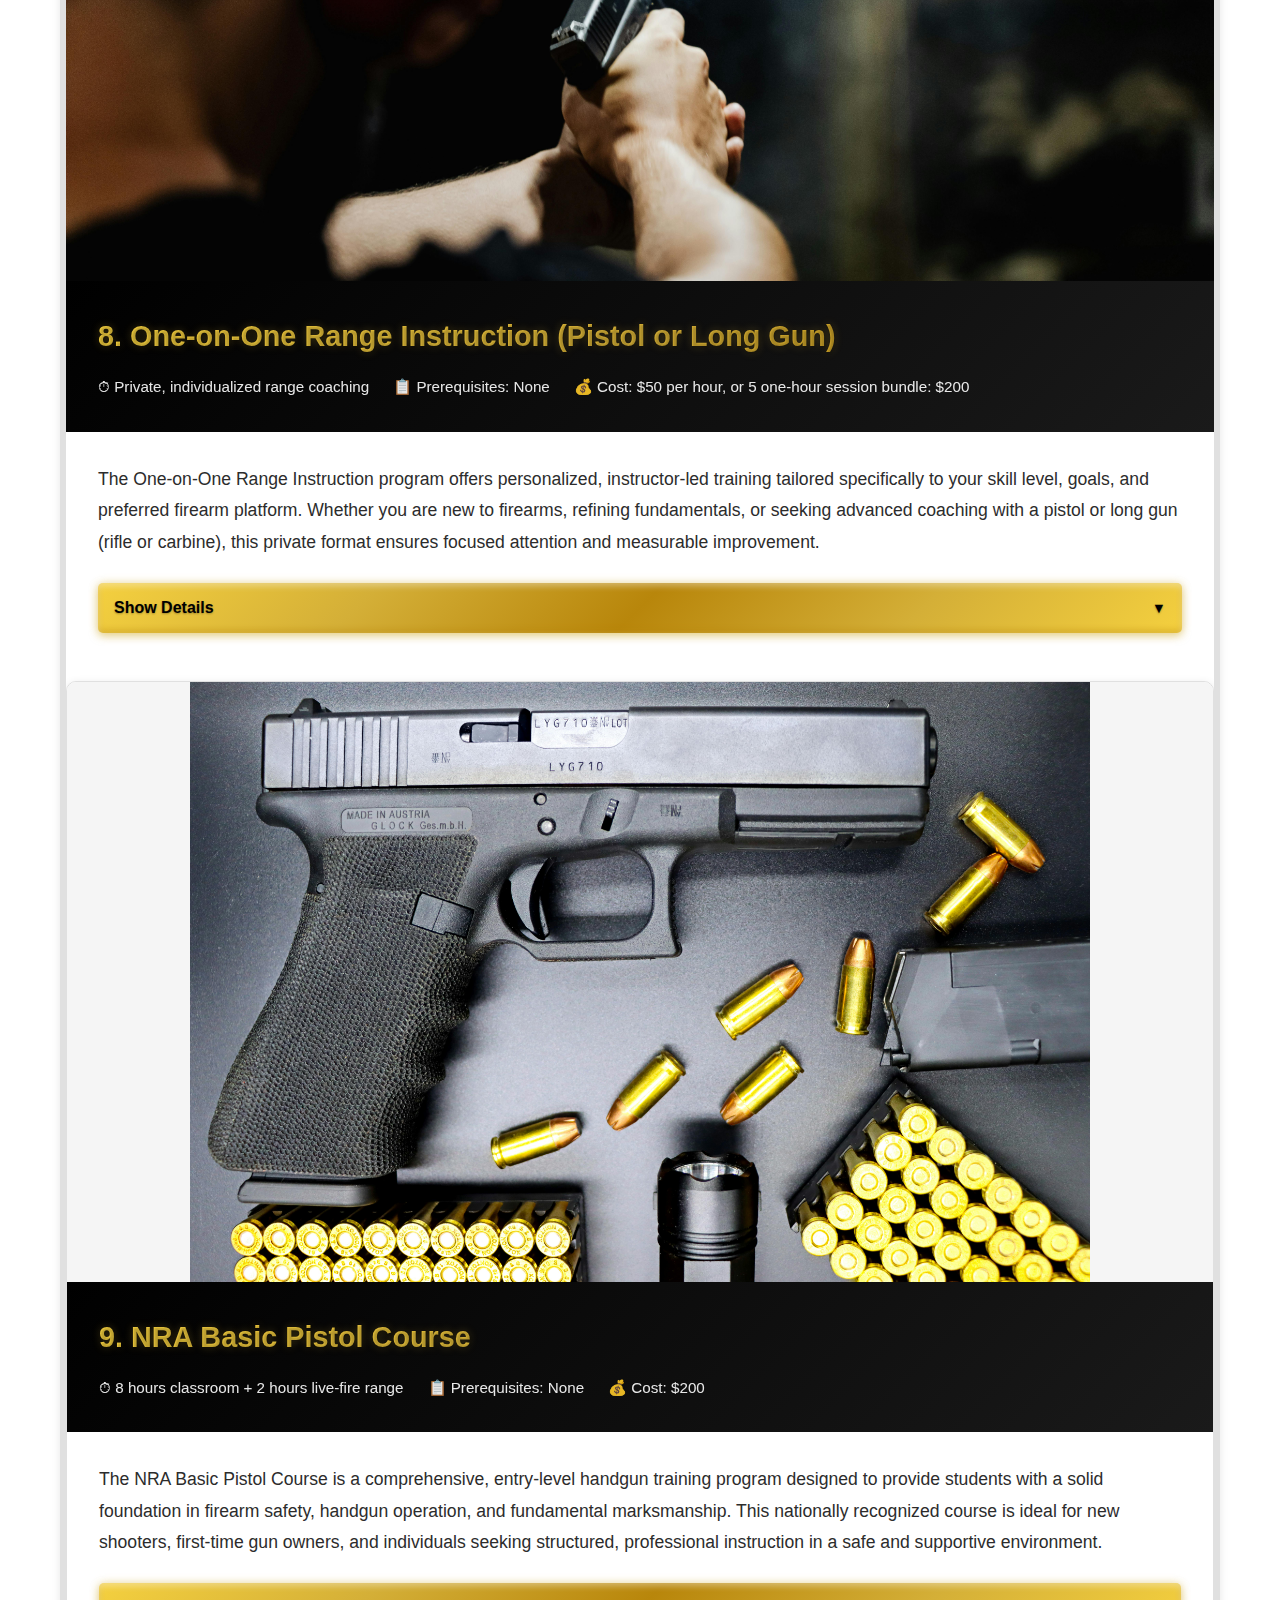
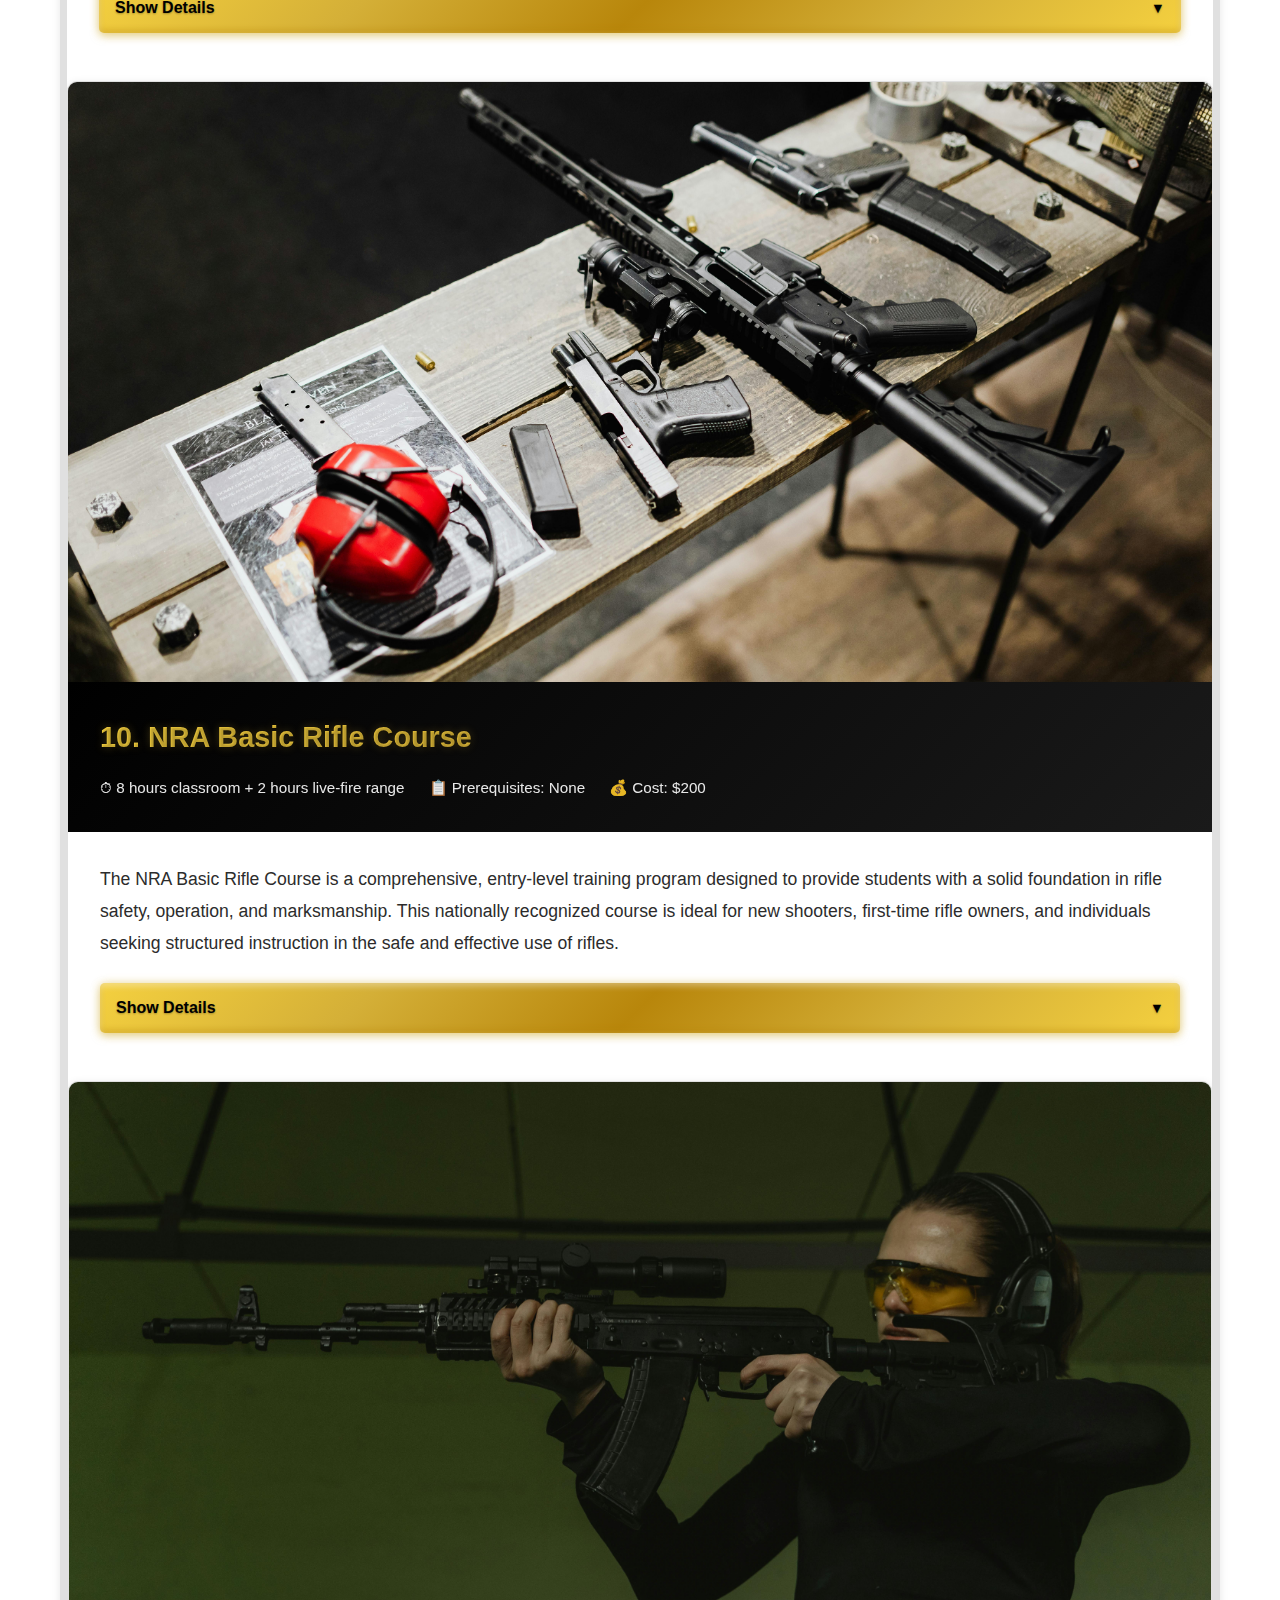
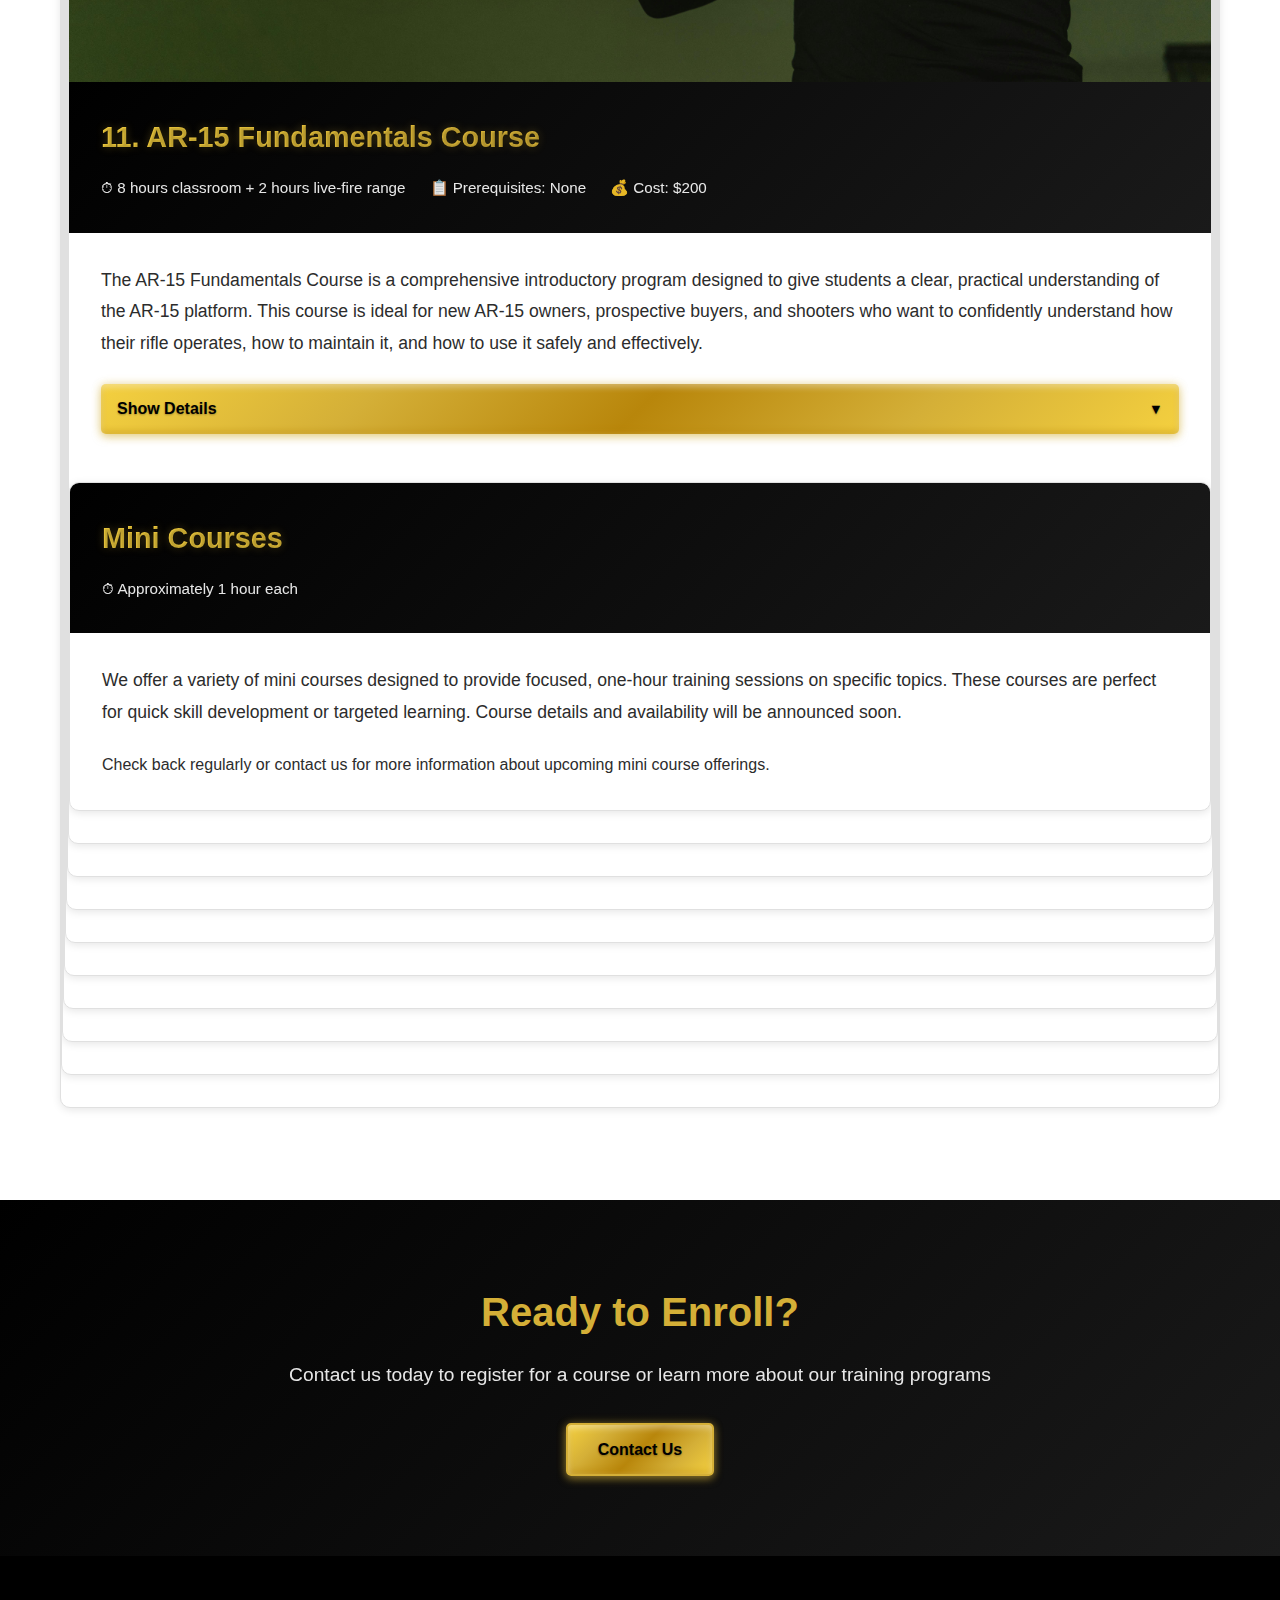
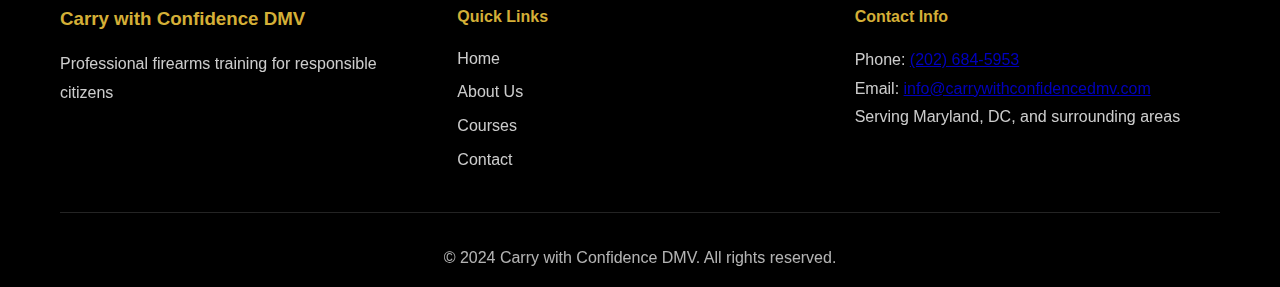
<file: courses.html>
<!DOCTYPE html>
<html lang="en">
<head>
    <meta charset="UTF-8">
    <meta name="viewport" content="width=device-width, initial-scale=1.0">
    <title>Course Offerings - Carry with Confidence DMV</title>
    <link rel="stylesheet" href="styles.css">
</head>
<body>
    <!-- Navigation -->
    <nav class="navbar">
        <div class="container">
            <div class="nav-brand">
                <img src="Logo.png" alt="Carry with Confidence Logo" class="logo">
                <span class="brand-text">Carry with Confidence DMV</span>
            </div>
            <button class="nav-toggle" aria-label="Toggle navigation">
                <span></span>
                <span></span>
                <span></span>
            </button>
            <ul class="nav-menu">
                <li><a href="index.html">Home</a></li>
                <li><a href="about.html">About Us</a></li>
                <li><a href="courses.html" class="active">Courses</a></li>
                <li><a href="contact.html">Contact</a></li>
            </ul>
        </div>
    </nav>

    <!-- Courses Hero -->
    <section class="page-hero">
        <div class="container">
            <h1>Course Offerings</h1>
            <p>Comprehensive firearms training programs for every skill level</p>
        </div>
    </section>

    <!-- Courses Content -->
    <section class="courses-content">
        <div class="container">
            <!-- Course 1 -->
            <div class="course-card">
                <div class="course-image-wrapper">
                    <img src="images/prodigy_edc.jpg" alt="Concealed Carry Training" class="course-image">
                </div>
                <div class="course-header">
                    <h2>1. Concealed Carry and Home Defense Fundamentals</h2>
                    <div class="course-meta">
                        <span class="course-duration">⏱ 12 hours classroom + 2 hours live-fire range</span>
                        <span class="course-prereq">📋 Prerequisites: None</span>
                        <span class="course-price">💰 Cost: $250</span>
                    </div>
                </div>
                <div class="course-body">
                    <p class="course-description">The USCCA Concealed Carry & Home Defense Fundamentals course is a comprehensive, entry-level program designed to equip responsible citizens with the knowledge, skills, and mindset needed to safely carry a concealed firearm and protect themselves and their loved ones—both inside and outside the home.</p>
                    <button class="course-expand-btn" aria-label="Show more details">
                        <span class="expand-text">Show Details</span>
                        <span class="expand-icon">▼</span>
                    </button>
                    <div class="course-details-expandable">
                        <p>Built around the nationally recognized curriculum developed by United States Concealed Carry Association (USCCA), this course blends legal education, practical defensive concepts, and hands-on skill development. It is ideal for new gun owners, first-time permit applicants, and individuals seeking a structured, confidence-building introduction to concealed carry and home defense.</p>
                        <div class="course-details">
                        <div class="detail-section">
                            <h3>What You'll Learn</h3>
                            <ul>
                                <li>Firearm safety fundamentals and safe gun handling practices</li>
                                <li>Understanding violent encounters and developing a personal protection mindset</li>
                                <li>Concealed carry principles, including carry methods, holsters, and situational awareness</li>
                                <li>Use of force and self-defense laws, with emphasis on avoiding legal pitfalls</li>
                                <li>Home defense strategies, including defensive planning and family considerations</li>
                                <li>Basic defensive pistol skills, including grip, stance, sight alignment, trigger control, and recoil management</li>
                                <li>Live-fire range session to reinforce safe handling and marksmanship fundamentals under instructor supervision</li>
                            </ul>
                        </div>
                        <div class="detail-section">
                            <h3>Who This Course Is For</h3>
                            <ul>
                                <li>New or prospective concealed carry permit holders</li>
                                <li>First-time gun owners seeking structured training</li>
                                <li>Individuals interested in responsible home and personal defense</li>
                                <li>Professionals and families looking to improve personal safety preparedness</li>
                            </ul>
                        </div>
                        <div class="detail-section">
                            <h3>Course Outcome</h3>
                            <p>Upon completion, students will have a solid foundation in firearm safety, concealed carry principles, and home defense concepts, along with practical range experience. This course meets training requirements for many concealed carry permit applications and serves as an excellent starting point for continued defensive firearms education.</p>
                        </div>
                    </div>
                    </div>
                </div>
            </div>

            <!-- Course 2 -->
            <div class="course-card">
                <div class="course-image-wrapper">
                    <img src="images/glock.jpg" alt="Maryland Wear and Carry Training" class="course-image course-image-contain">
                </div>
                <div class="course-header">
                    <h2>2. Maryland Wear and Carry Permit Certification</h2>
                    <div class="course-meta">
                        <span class="course-duration">⏱ 16 hours classroom + 2 hours live-fire range</span>
                        <span class="course-prereq">📋 Prerequisites: None</span>
                        <span class="course-price">💰 Cost: $300</span>
                    </div>
                </div>
                <div class="course-body">
                    <p class="course-description">The Maryland Wear and Carry Permit Certification course is a comprehensive training program designed to meet the statutory training requirements for individuals applying for a Maryland Wear and Carry Permit. This course provides students with a strong foundation in firearm safety, Maryland self-defense law, and practical defensive handgun skills necessary for responsible concealed carry.</p>
                    <button class="course-expand-btn" aria-label="Show more details">
                        <span class="expand-text">Show Details</span>
                        <span class="expand-icon">▼</span>
                    </button>
                    <div class="course-details-expandable">
                        <p>The curriculum aligns with the requirements established by the Maryland State Police and is suitable for new gun owners, first-time permit applicants, and individuals seeking formal instruction prior to carrying a handgun for personal protection.</p>
                        <div class="course-details">
                        <div class="detail-section">
                            <h3>What You'll Learn</h3>
                            <ul>
                                <li>Fundamental firearm safety rules and safe handling practices</li>
                                <li>Maryland firearms and self-defense laws, including use-of-force considerations</li>
                                <li>Responsibilities of carrying a handgun in public and private settings</li>
                                <li>Situational awareness and threat avoidance strategies</li>
                                <li>Handgun fundamentals, including grip, stance, sight alignment, trigger control, and recoil management</li>
                                <li>Loading, unloading, and malfunction awareness</li>
                                <li>Concealed carry considerations, including holster selection and carry methods</li>
                                <li>Live-fire range qualification, reinforcing safety and basic marksmanship under instructor supervision</li>
                            </ul>
                        </div>
                        <div class="detail-section">
                            <h3>Who This Course Is For</h3>
                            <ul>
                                <li>Maryland residents applying for a Wear and Carry Permit</li>
                                <li>New firearm owners seeking structured, compliant training</li>
                                <li>Individuals transitioning from home ownership to public carry</li>
                                <li>Professionals and responsible citizens prioritizing personal and family safety</li>
                            </ul>
                        </div>
                        <div class="detail-section">
                            <h3>Course Outcome</h3>
                            <p>Upon successful completion, students will receive a Maryland Wear and Carry training certificate suitable for submission with a permit application. Graduates will leave with increased confidence in firearm handling, a clear understanding of Maryland laws, and practical experience on the range.</p>
                        </div>
                    </div>
                    </div>
                </div>
            </div>

            <!-- Course 3 -->
            <div class="course-card">
                <div class="course-image-wrapper">
                    <img src="images/prodigy_edc.jpg" alt="DC Concealed Carry Training" class="course-image">
                </div>
                <div class="course-header">
                    <h2>3. Washington, DC Concealed Carry Permit Certification</h2>
                    <div class="course-meta">
                        <span class="course-duration">⏱ 16 hours classroom + 2 hours live-fire range</span>
                        <span class="course-prereq">📋 Prerequisites: None</span>
                        <span class="course-price">💰 Cost: $300</span>
                    </div>
                </div>
                <div class="course-body">
                    <p class="course-description">The Washington, DC Concealed Carry Permit Certification course is a comprehensive training program designed to satisfy the mandatory training requirements for individuals applying for a Concealed Carry Pistol License (CCPL) in the District of Columbia. This course provides in-depth instruction on firearm safety, District-specific laws, and practical defensive handgun skills required for responsible concealed carry in an urban environment.</p>
                    <button class="course-expand-btn" aria-label="Show more details">
                        <span class="expand-text">Show Details</span>
                        <span class="expand-icon">▼</span>
                    </button>
                    <div class="course-details-expandable">
                        <p>The curriculum is structured to align with standards established by the Metropolitan Police Department (MPD) and is suitable for new gun owners, first-time applicants, and experienced shooters seeking DC-compliant certification.</p>
                        <div class="course-details">
                        <div class="detail-section">
                            <h3>What You'll Learn</h3>
                            <ul>
                                <li>Fundamental firearm safety rules and safe handling practices</li>
                                <li>District of Columbia firearms laws, including concealed carry regulations and prohibited locations</li>
                                <li>Use-of-force and self-defense law specific to Washington, DC</li>
                                <li>Responsibilities and best practices for carrying a concealed firearm in public</li>
                                <li>Situational awareness and threat avoidance in dense urban settings</li>
                                <li>Defensive handgun fundamentals, including grip, stance, sight alignment, trigger control, and recoil management</li>
                                <li>Loading, unloading, and basic malfunction awareness</li>
                                <li>Concealed carry methods, holster selection, and retention considerations</li>
                                <li>Live-fire range qualification, conducted under instructor supervision to reinforce safety and marksmanship</li>
                            </ul>
                        </div>
                        <div class="detail-section">
                            <h3>Who This Course Is For</h3>
                            <ul>
                                <li>Individuals applying for a Washington, DC Concealed Carry Pistol License (CCPL)</li>
                                <li>New or prospective handgun owners seeking compliant training</li>
                                <li>Professionals living or working in the District of Columbia</li>
                                <li>Responsible citizens focused on lawful personal protection</li>
                            </ul>
                        </div>
                        <div class="detail-section">
                            <h3>Course Outcome</h3>
                            <p>Upon successful completion, students will receive a Washington, DC Concealed Carry training certificate acceptable for submission with a DC MPD concealed carry application. Graduates will leave with a solid understanding of District firearms law, safe gun-handling skills, and increased confidence to carry responsibly.</p>
                        </div>
                    </div>
                </div>
            </div>

            <!-- Course 4 -->
            <div class="course-card">
                <div class="course-image-wrapper">
                    <img src="images/glock.jpg" alt="Maryland HQL Training" class="course-image course-image-contain">
                </div>
                <div class="course-header">
                    <h2>4. Maryland Handgun Qualification License (HQL) Course</h2>
                    <div class="course-meta">
                        <span class="course-duration">⏱ 4 hours classroom + 2 hours live-fire range</span>
                        <span class="course-prereq">📋 Prerequisites: None</span>
                        <span class="course-price">💰 Cost: $175</span>
                    </div>
                </div>
                <div class="course-body">
                    <p class="course-description">The Maryland Handgun Qualification License (HQL) Course is a state-required training program for individuals seeking to purchase, rent, or receive a handgun in Maryland. This course is designed to meet the statutory training requirements for the HQL while providing students with a clear, practical foundation in firearm safety, Maryland firearms law, and basic handgun operation.</p>
                    <button class="course-expand-btn" aria-label="Show more details">
                        <span class="expand-text">Show Details</span>
                        <span class="expand-icon">▼</span>
                    </button>
                    <div class="course-details-expandable">
                        <p>The curriculum aligns with standards established by the Maryland State Police and is appropriate for first-time gun owners as well as individuals seeking a structured refresher before purchasing a handgun.</p>
                        <div class="course-details">
                        <div class="detail-section">
                            <h3>What You'll Learn</h3>
                            <ul>
                                <li>The four fundamental rules of firearm safety</li>
                                <li>Maryland firearms laws related to handgun ownership and transport</li>
                                <li>Safe storage requirements, including child-access prevention</li>
                                <li>Handgun components and operation, including semi-automatic pistols and revolvers</li>
                                <li>Ammunition basics and safe loading and unloading procedures</li>
                                <li>Basic marksmanship fundamentals, including grip, stance, sight alignment, and trigger control</li>
                                <li>Live-fire range session, reinforcing safe handling and basic shooting proficiency under instructor supervision</li>
                            </ul>
                        </div>
                        <div class="detail-section">
                            <h3>Who This Course Is For</h3>
                            <ul>
                                <li>Maryland residents applying for a Handgun Qualification License (HQL)</li>
                                <li>First-time handgun purchasers</li>
                                <li>New firearm owners seeking foundational training</li>
                                <li>Individuals returning to handgun ownership after an extended period</li>
                            </ul>
                        </div>
                        <div class="detail-section">
                            <h3>Course Outcome</h3>
                            <p>Upon successful completion, students will receive a Maryland HQL training certificate suitable for submission with their HQL application. Graduates will leave with a solid understanding of safe handgun handling, applicable Maryland laws, and the confidence to responsibly own a firearm.</p>
                        </div>
                    </div>
                </div>
            </div>

            <!-- Course 5 -->
            <div class="course-card">
                <div class="course-image-wrapper">
                    <img src="images/two%20guns.jpg" alt="Multi-State Certification Training" class="course-image">
                </div>
                <div class="course-header">
                    <h2>5. 2-State Bundle Concealed Carry Certification</h2>
                    <div class="course-meta">
                        <span class="course-duration">⏱ 16 hours classroom + 2 hours live-fire range</span>
                        <span class="course-prereq">📋 Prerequisites: None</span>
                        <span class="course-price">💰 Cost: $375</span>
                    </div>
                </div>
                <div class="course-body">
                    <p class="course-description">The 2-State Bundle Concealed Carry Certification is a streamlined, value-focused training option designed for individuals seeking concealed carry permits in multiple jurisdictions without duplicating classroom or range time. This bundled course integrates the legal instruction and practical handgun training required for two selected permits into a single, comprehensive program.</p>
                    <button class="course-expand-btn" aria-label="Show more details">
                        <span class="expand-text">Show Details</span>
                        <span class="expand-icon">▼</span>
                    </button>
                    <div class="course-details-expandable">
                        <p>The curriculum is structured to meet the training standards of the Maryland State Police, the Metropolitan Police Department, and the Utah Bureau of Criminal Identification, making it ideal for professionals and residents who live, work, or travel across state lines.</p>
                        <div class="course-details">
                        <div class="detail-section">
                            <h3>Bundle Options</h3>
                            <ul>
                                <li>Maryland Wear and Carry + Washington, DC Concealed Carry Permit</li>
                                <li>Maryland Wear and Carry + Utah Concealed Carry Permit</li>
                                <li>Washington, DC Concealed Carry Permit + Utah Concealed Carry Permit</li>
                            </ul>
                        </div>
                        <div class="detail-section">
                            <h3>What You'll Learn</h3>
                            <ul>
                                <li>Universal firearm safety rules and safe gun-handling practices</li>
                                <li>Jurisdiction-specific firearms laws for Maryland, Washington, DC, and/or Utah</li>
                                <li>Use-of-force and self-defense legal principles across multiple states</li>
                                <li>Concealed carry responsibilities, prohibited locations, and best practices</li>
                                <li>Situational awareness and threat avoidance, especially in urban environments</li>
                                <li>Defensive handgun fundamentals, including grip, stance, sight alignment, trigger control, and recoil management</li>
                                <li>Loading, unloading, and basic malfunction awareness</li>
                                <li>Concealed carry methods, holster selection, and retention considerations</li>
                                <li>Live-fire range qualification, reinforcing safety and marksmanship under instructor supervision</li>
                            </ul>
                        </div>
                        <div class="detail-section">
                            <h3>Who This Course Is For</h3>
                            <ul>
                                <li>Individuals seeking concealed carry permits in more than one jurisdiction</li>
                                <li>Maryland, DC, and multi-state commuters</li>
                                <li>Professionals who travel frequently for work</li>
                                <li>Responsible citizens looking for efficient, compliant training</li>
                            </ul>
                        </div>
                        <div class="detail-section">
                            <h3>Course Outcome</h3>
                            <p>Upon successful completion, students will receive training certificates applicable to two concealed carry permit applications, depending on the bundle selected. Graduates leave with a strong understanding of multi-jurisdictional carry laws, solid defensive handgun fundamentals, and the confidence to carry legally and responsibly across state lines.</p>
                        </div>
                    </div>
                </div>
            </div>

            <!-- Course 6 -->
            <div class="course-card">
                <div class="course-image-wrapper">
                    <img src="images/two guns.jpg" alt="3-State Bundle Training" class="course-image">
                </div>
                <div class="course-header">
                    <h2>6. 3-State Bundle Concealed Carry Certification</h2>
                    <div class="course-meta">
                        <span class="course-duration">⏱ 16 hours classroom + 2 hours live-fire range</span>
                        <span class="course-prereq">📋 Prerequisites: None</span>
                        <span class="course-price">💰 Cost: $425</span>
                    </div>
                </div>
                <div class="course-body">
                    <p class="course-description">The 3-State Bundle Concealed Carry Certification is a comprehensive, all-in-one training solution for individuals seeking maximum concealed carry coverage with a single, efficient course. This bundled option integrates the classroom instruction and range qualification required for Maryland, Washington, DC, and Utah concealed carry permits—eliminating redundant training while ensuring full compliance with each jurisdiction's requirements.</p>
                    <button class="course-expand-btn" aria-label="Show more details">
                        <span class="expand-text">Show Details</span>
                        <span class="expand-icon">▼</span>
                    </button>
                    <div class="course-details-expandable">
                        <p>The curriculum is designed to align with standards established by the Maryland State Police, the Metropolitan Police Department, and the Utah Bureau of Criminal Identification. It is ideal for professionals, frequent travelers, and residents of the DMV region who want lawful carry options across a broad range of states.</p>
                        <div class="course-details">
                        <div class="detail-section">
                            <h3>Includes</h3>
                            <ul>
                                <li>Maryland Wear and Carry Permit</li>
                                <li>Washington, DC Concealed Carry Permit</li>
                                <li>Utah Concealed Carry Permit</li>
                            </ul>
                        </div>
                        <div class="detail-section">
                            <h3>What You'll Learn</h3>
                            <ul>
                                <li>Core firearm safety rules and safe handgun handling practices</li>
                                <li>State-specific firearms and concealed carry laws for Maryland, Washington, DC, and Utah</li>
                                <li>Use-of-force and self-defense legal principles across multiple jurisdictions</li>
                                <li>Concealed carry responsibilities, prohibited locations, and duty-to-know requirements</li>
                                <li>Situational awareness and threat avoidance, with emphasis on urban and public environments</li>
                                <li>Defensive handgun fundamentals, including grip, stance, sight alignment, trigger control, and recoil management</li>
                                <li>Loading, unloading, and basic malfunction awareness</li>
                                <li>Carry methods and equipment considerations, including holsters and retention</li>
                                <li>Live-fire range qualification, reinforcing safety and foundational marksmanship under instructor supervision</li>
                            </ul>
                        </div>
                        <div class="detail-section">
                            <h3>Who This Course Is For</h3>
                            <ul>
                                <li>Individuals seeking concealed carry permits in Maryland, DC, and Utah</li>
                                <li>Professionals who live, work, or travel across multiple states</li>
                                <li>Maryland or DC residents looking to maximize reciprocity</li>
                                <li>Responsible citizens who value efficiency and comprehensive training</li>
                            </ul>
                        </div>
                        <div class="detail-section">
                            <h3>Course Outcome</h3>
                            <p>Upon successful completion, students will receive training certificates applicable to all three concealed carry permit applications, depending on jurisdictional submission requirements. Graduates leave with a strong understanding of multi-state carry laws, practical defensive handgun skills, and the confidence to carry legally and responsibly across a wide range of states.</p>
                        </div>
                    </div>
                </div>
            </div>

            <!-- Course 7 -->
            <div class="course-card">
                <div class="course-image-wrapper">
                    <img src="images/prodigy_edc.jpg" alt="Permit Renewal Training" class="course-image">
                </div>
                <div class="course-header">
                    <h2>7. Maryland & Washington, DC Concealed Carry Permit Renewal Course</h2>
                    <div class="course-meta">
                        <span class="course-duration">⏱ 8 hours classroom + 2 hours live-fire range</span>
                        <span class="course-prereq">📋 Prerequisites: Must possess a valid, expiring Maryland Wear and Carry Permit and/or Washington, DC Concealed Carry Pistol License</span>
                        <span class="course-price">💰 Cost: $175</span>
                    </div>
                </div>
                <div class="course-body">
                    <p class="course-description">The Maryland & Washington, DC Concealed Carry Permit Renewal Course is a streamlined, refresher-focused program designed for permit holders who are approaching renewal of their concealed carry credentials. This course satisfies the recurring training requirements for both Maryland Wear and Carry and Washington, DC Concealed Carry permit renewals, combining updated legal instruction with practical handgun skills and live-fire qualification.</p>
                    <button class="course-expand-btn" aria-label="Show more details">
                        <span class="expand-text">Show Details</span>
                        <span class="expand-icon">▼</span>
                    </button>
                    <div class="course-details-expandable">
                        <p>The curriculum is aligned with renewal standards established by the Maryland State Police and the Metropolitan Police Department, ensuring students receive current, compliant instruction reflective of evolving laws and best practices.</p>
                        <div class="course-details">
                        <div class="detail-section">
                            <h3>Includes</h3>
                            <ul>
                                <li>Maryland Wear and Carry Permit Renewal</li>
                                <li>Washington, DC Concealed Carry Permit Renewal</li>
                            </ul>
                        </div>
                        <div class="detail-section">
                            <h3>What You'll Review and Update</h3>
                            <ul>
                                <li>Firearm safety fundamentals and safe handling refreshers</li>
                                <li>Recent changes to Maryland and DC firearms laws and renewal-specific requirements</li>
                                <li>Use-of-force and self-defense legal updates</li>
                                <li>Concealed carry responsibilities, prohibited locations, and duty-to-inform considerations</li>
                                <li>Situational awareness and threat avoidance in public and urban environments</li>
                                <li>Defensive handgun fundamentals refresher, including grip, stance, sight alignment, and trigger control</li>
                                <li>Loading, unloading, and malfunction awareness</li>
                                <li>Live-fire range qualification, conducted under instructor supervision to reinforce safety and marksmanship</li>
                            </ul>
                        </div>
                        <div class="detail-section">
                            <h3>Who This Course Is For</h3>
                            <ul>
                                <li>Current Maryland Wear and Carry permit holders approaching renewal</li>
                                <li>DC Concealed Carry Pistol License (CCPL) holders nearing renewal</li>
                                <li>Individuals who hold both permits and want a single, efficient renewal option</li>
                                <li>Experienced carriers seeking updated legal knowledge and range validation</li>
                            </ul>
                        </div>
                        <div class="detail-section">
                            <h3>Course Outcome</h3>
                            <p>Upon successful completion, students will receive renewal training certification suitable for submission with Maryland and/or Washington, DC permit renewal applications. Graduates will leave with refreshed skills, up-to-date legal knowledge, and continued confidence to carry responsibly and lawfully.</p>
                        </div>
                    </div>
                </div>
            </div>

            <!-- Course 8 -->
            <div class="course-card">
                <div class="course-image-wrapper">
                    <img src="images/studentonfiringline.jpg" alt="One-on-One Range Instruction" class="course-image">
                </div>
                <div class="course-header">
                    <h2>8. One-on-One Range Instruction (Pistol or Long Gun)</h2>
                    <div class="course-meta">
                        <span class="course-duration">⏱ Private, individualized range coaching</span>
                        <span class="course-prereq">📋 Prerequisites: None</span>
                        <span class="course-price">💰 Cost: $50 per hour, or 5 one-hour session bundle: $200</span>
                    </div>
                </div>
                <div class="course-body">
                    <p class="course-description">The One-on-One Range Instruction program offers personalized, instructor-led training tailored specifically to your skill level, goals, and preferred firearm platform. Whether you are new to firearms, refining fundamentals, or seeking advanced coaching with a pistol or long gun (rifle or carbine), this private format ensures focused attention and measurable improvement.</p>
                    <button class="course-expand-btn" aria-label="Show more details">
                        <span class="expand-text">Show Details</span>
                        <span class="expand-icon">▼</span>
                    </button>
                    <div class="course-details-expandable">
                        <p>Unlike group classes, one-on-one instruction allows the training pace, drills, and coaching style to be fully customized—making it ideal for students who value discretion, efficiency, and targeted skill development.</p>
                        <div class="course-details">
                        <div class="detail-section">
                            <h3>What You'll Work On</h3>
                            <p>Training content is customized but may include:</p>
                            <ul>
                                <li>Firearm safety and range etiquette</li>
                                <li>Fundamental marksmanship skills (grip, stance, sight alignment, trigger control, recoil management)</li>
                                <li>Zeroing and accuracy improvement</li>
                                <li>Reloading and basic malfunction management</li>
                                <li>Drawing from the holster (where range rules permit)</li>
                                <li>Target transitions and shot accountability</li>
                                <li>Rifle or carbine fundamentals, including sling setup and positional shooting</li>
                                <li>Performance diagnostics and corrective coaching based on real-time observation</li>
                            </ul>
                        </div>
                        <div class="detail-section">
                            <h3>Who This Training Is For</h3>
                            <ul>
                                <li>New shooters seeking a confident, low-pressure introduction</li>
                                <li>Experienced shooters wanting precision coaching and skill refinement</li>
                                <li>Permit holders looking to maintain or improve proficiency</li>
                                <li>Professionals seeking efficient, results-driven training</li>
                                <li>Anyone who prefers private instruction over group settings</li>
                            </ul>
                        </div>
                        <div class="detail-section">
                            <h3>Training Outcome</h3>
                            <p>Students leave each session with clear, actionable feedback, improved safety awareness, and increased shooting proficiency. The 5-session bundle is ideal for building skills progressively and tracking improvement over time.</p>
                        </div>
                    </div>
                </div>
            </div>

            <!-- Course 9 -->
            <div class="course-card">
                <div class="course-image-wrapper">
                    <img src="images/glock.jpg" alt="NRA Basic Pistol Training" class="course-image course-image-contain">
                </div>
                <div class="course-header">
                    <h2>9. NRA Basic Pistol Course</h2>
                    <div class="course-meta">
                        <span class="course-duration">⏱ 8 hours classroom + 2 hours live-fire range</span>
                        <span class="course-prereq">📋 Prerequisites: None</span>
                        <span class="course-price">💰 Cost: $200</span>
                    </div>
                </div>
                <div class="course-body">
                    <p class="course-description">The NRA Basic Pistol Course is a comprehensive, entry-level handgun training program designed to provide students with a solid foundation in firearm safety, handgun operation, and fundamental marksmanship. This nationally recognized course is ideal for new shooters, first-time gun owners, and individuals seeking structured, professional instruction in a safe and supportive environment.</p>
                    <button class="course-expand-btn" aria-label="Show more details">
                        <span class="expand-text">Show Details</span>
                        <span class="expand-icon">▼</span>
                    </button>
                    <div class="course-details-expandable">
                        <p>The course follows the official curriculum developed by the National Rifle Association (NRA) and emphasizes responsible firearm ownership, safe handling, and confidence-building through both classroom instruction and supervised live-fire practice.</p>
                        <div class="course-details">
                        <div class="detail-section">
                            <h3>What You'll Learn</h3>
                            <ul>
                                <li>The NRA rules for safe gun handling</li>
                                <li>Pistol parts and operation, including semi-automatic pistols and revolvers</li>
                                <li>Ammunition knowledge and proper cartridge selection</li>
                                <li>Fundamentals of marksmanship, including grip, stance, sight alignment, sight picture, trigger control, and follow-through</li>
                                <li>Proper loading, unloading, and basic malfunction awareness</li>
                                <li>Range safety and etiquette</li>
                                <li>Live-fire range session, reinforcing classroom concepts under instructor supervision</li>
                            </ul>
                        </div>
                        <div class="detail-section">
                            <h3>Who This Course Is For</h3>
                            <ul>
                                <li>New or prospective handgun owners</li>
                                <li>Individuals with little or no prior shooting experience</li>
                                <li>Those seeking a structured, nationally recognized training program</li>
                                <li>Anyone interested in safe, responsible handgun ownership</li>
                            </ul>
                        </div>
                        <div class="detail-section">
                            <h3>Course Outcome</h3>
                            <p>Upon successful completion, students will receive an NRA Basic Pistol Course certificate. Graduates leave with a strong understanding of handgun safety, foundational shooting skills, and the confidence to continue their firearms education or pursue additional training.</p>
                        </div>
                    </div>
                </div>
            </div>

            <!-- Course 10 -->
            <div class="course-card">
                <div class="course-image-wrapper">
                    <img src="images/guns%20and%20ar.jpg" alt="NRA Basic Rifle Training" class="course-image">
                </div>
                <div class="course-header">
                    <h2>10. NRA Basic Rifle Course</h2>
                    <div class="course-meta">
                        <span class="course-duration">⏱ 8 hours classroom + 2 hours live-fire range</span>
                        <span class="course-prereq">📋 Prerequisites: None</span>
                        <span class="course-price">💰 Cost: $200</span>
                    </div>
                </div>
                <div class="course-body">
                    <p class="course-description">The NRA Basic Rifle Course is a comprehensive, entry-level training program designed to provide students with a solid foundation in rifle safety, operation, and marksmanship. This nationally recognized course is ideal for new shooters, first-time rifle owners, and individuals seeking structured instruction in the safe and effective use of rifles.</p>
                    <button class="course-expand-btn" aria-label="Show more details">
                        <span class="expand-text">Show Details</span>
                        <span class="expand-icon">▼</span>
                    </button>
                    <div class="course-details-expandable">
                        <p>The course follows the official curriculum developed by the National Rifle Association (NRA) and emphasizes responsible firearm ownership, safe handling practices, and confidence-building through classroom instruction and supervised live-fire training.</p>
                        <div class="course-details">
                        <div class="detail-section">
                            <h3>What You'll Learn</h3>
                            <ul>
                                <li>The NRA rules for safe gun handling</li>
                                <li>Rifle parts and operation, including bolt-action, lever-action, and semi-automatic rifles</li>
                                <li>Ammunition components and caliber selection</li>
                                <li>Fundamentals of rifle marksmanship, including shooting positions (prone, bench, kneeling, standing), sight alignment, sight picture, breathing, trigger control, and follow-through</li>
                                <li>Proper loading, unloading, and basic malfunction awareness</li>
                                <li>Range safety procedures and etiquette</li>
                                <li>Live-fire range session, reinforcing accuracy and safe handling under instructor supervision</li>
                            </ul>
                        </div>
                        <div class="detail-section">
                            <h3>Who This Course Is For</h3>
                            <ul>
                                <li>New or prospective rifle owners</li>
                                <li>Individuals with little or no prior shooting experience</li>
                                <li>Those seeking a nationally recognized rifle training credential</li>
                                <li>Anyone interested in safe, responsible rifle ownership and use</li>
                            </ul>
                        </div>
                        <div class="detail-section">
                            <h3>Course Outcome</h3>
                            <p>Upon successful completion, students will receive an NRA Basic Rifle Course certificate. Graduates leave with a clear understanding of rifle safety, foundational shooting skills, and the confidence to continue training or pursue more advanced rifle instruction.</p>
                        </div>
                    </div>
                </div>
            </div>

            <!-- Course 11 -->
            <div class="course-card">
                <div class="course-image-wrapper">
                    <img src="images/lady%20with%20ar15.jpg" alt="AR-15 Fundamentals Training" class="course-image">
                </div>
                <div class="course-header">
                    <h2>11. AR-15 Fundamentals Course</h2>
                    <div class="course-meta">
                        <span class="course-duration">⏱ 8 hours classroom + 2 hours live-fire range</span>
                        <span class="course-prereq">📋 Prerequisites: None</span>
                        <span class="course-price">💰 Cost: $200</span>
                    </div>
                </div>
                <div class="course-body">
                    <p class="course-description">The AR-15 Fundamentals Course is a comprehensive introductory program designed to give students a clear, practical understanding of the AR-15 platform. This course is ideal for new AR-15 owners, prospective buyers, and shooters who want to confidently understand how their rifle operates, how to maintain it, and how to use it safely and effectively.</p>
                    <button class="course-expand-btn" aria-label="Show more details">
                        <span class="expand-text">Show Details</span>
                        <span class="expand-icon">▼</span>
                    </button>
                    <div class="course-details-expandable">
                        <p>This course emphasizes how the AR-15 works, why it works the way it does, and how proper maintenance and setup directly impact reliability, accuracy, and longevity.</p>
                        <div class="course-details">
                        <div class="detail-section">
                            <h3>What You'll Learn</h3>
                            <ul>
                                <li>AR-15 operating principles, including the cycle of operation</li>
                                <li>Major components and nomenclature, including upper and lower receivers, bolt carrier group, gas system, and buffer system</li>
                                <li>Field stripping and reassembly</li>
                                <li>Cleaning and preventive maintenance best practices</li>
                                <li>Common wear points and reliability considerations</li>
                                <li>Upgrades and accessories, including optics, triggers, handguards, stocks, and muzzle devices (with legal considerations)</li>
                                <li>Safe loading, unloading, and malfunction awareness</li>
                                <li>Fundamentals of AR-15 operation on the range, reinforcing safe handling and accuracy</li>
                            </ul>
                        </div>
                        <div class="detail-section">
                            <h3>Live-Fire Range Session</h3>
                            <p>The supervised live-fire portion reinforces:</p>
                            <ul>
                                <li>Safe rifle handling and range procedures</li>
                                <li>Zeroing concepts and basic accuracy fundamentals</li>
                                <li>Practical application of classroom instruction</li>
                            </ul>
                        </div>
                        <div class="detail-section">
                            <h3>Who This Course Is For</h3>
                            <ul>
                                <li>New or prospective AR-15 owners</li>
                                <li>Shooters transitioning from bolt-action or pistol platforms</li>
                                <li>Individuals seeking a deeper technical understanding of the AR-15</li>
                                <li>Anyone interested in responsible ownership and effective operation</li>
                            </ul>
                        </div>
                        <div class="detail-section">
                            <h3>Course Outcome</h3>
                            <p>Upon completion, students will have a solid understanding of the AR-15 platform, increased confidence in operating and maintaining their rifle, and a strong foundation for future rifle training.</p>
                        </div>
                    </div>
                </div>
            </div>

            <!-- Mini Courses Section -->
            <div class="course-card">
                <div class="course-header">
                    <h2>Mini Courses</h2>
                    <div class="course-meta">
                        <span class="course-duration">⏱ Approximately 1 hour each</span>
                    </div>
                </div>
                <div class="course-body">
                    <p class="course-description">We offer a variety of mini courses designed to provide focused, one-hour training sessions on specific topics. These courses are perfect for quick skill development or targeted learning. Course details and availability will be announced soon.</p>
                    <p>Check back regularly or contact us for more information about upcoming mini course offerings.</p>
                </div>
            </div>
        </div>
    </section>

    <!-- CTA Section -->
    <section class="cta">
        <div class="container">
            <h2>Ready to Enroll?</h2>
            <p>Contact us today to register for a course or learn more about our training programs</p>
            <a href="contact.html" class="btn btn-primary">Contact Us</a>
        </div>
    </section>

    <!-- Footer -->
    <footer class="footer">
        <div class="container">
            <div class="footer-content">
                <div class="footer-section">
                    <h3>Carry with Confidence DMV</h3>
                    <p>Professional firearms training for responsible citizens</p>
                </div>
                <div class="footer-section">
                    <h4>Quick Links</h4>
                    <ul>
                        <li><a href="index.html">Home</a></li>
                        <li><a href="about.html">About Us</a></li>
                        <li><a href="courses.html">Courses</a></li>
                        <li><a href="contact.html">Contact</a></li>
                    </ul>
                </div>
                <div class="footer-section">
                    <h4>Contact Info</h4>
                    <p>Phone: <a href="tel:202-684-5953">(202) 684-5953</a></p>
                    <p>Email: <a href="mailto:info@carrywithconfidencedmv.com">info@carrywithconfidencedmv.com</a></p>
                    <p>Serving Maryland, DC, and surrounding areas</p>
                </div>
            </div>
            <div class="footer-bottom">
                <p>&copy; 2024 Carry with Confidence DMV. All rights reserved.</p>
            </div>
        </div>
    </footer>

    <script src="script.js"></script>
</body>
</html>
</file>
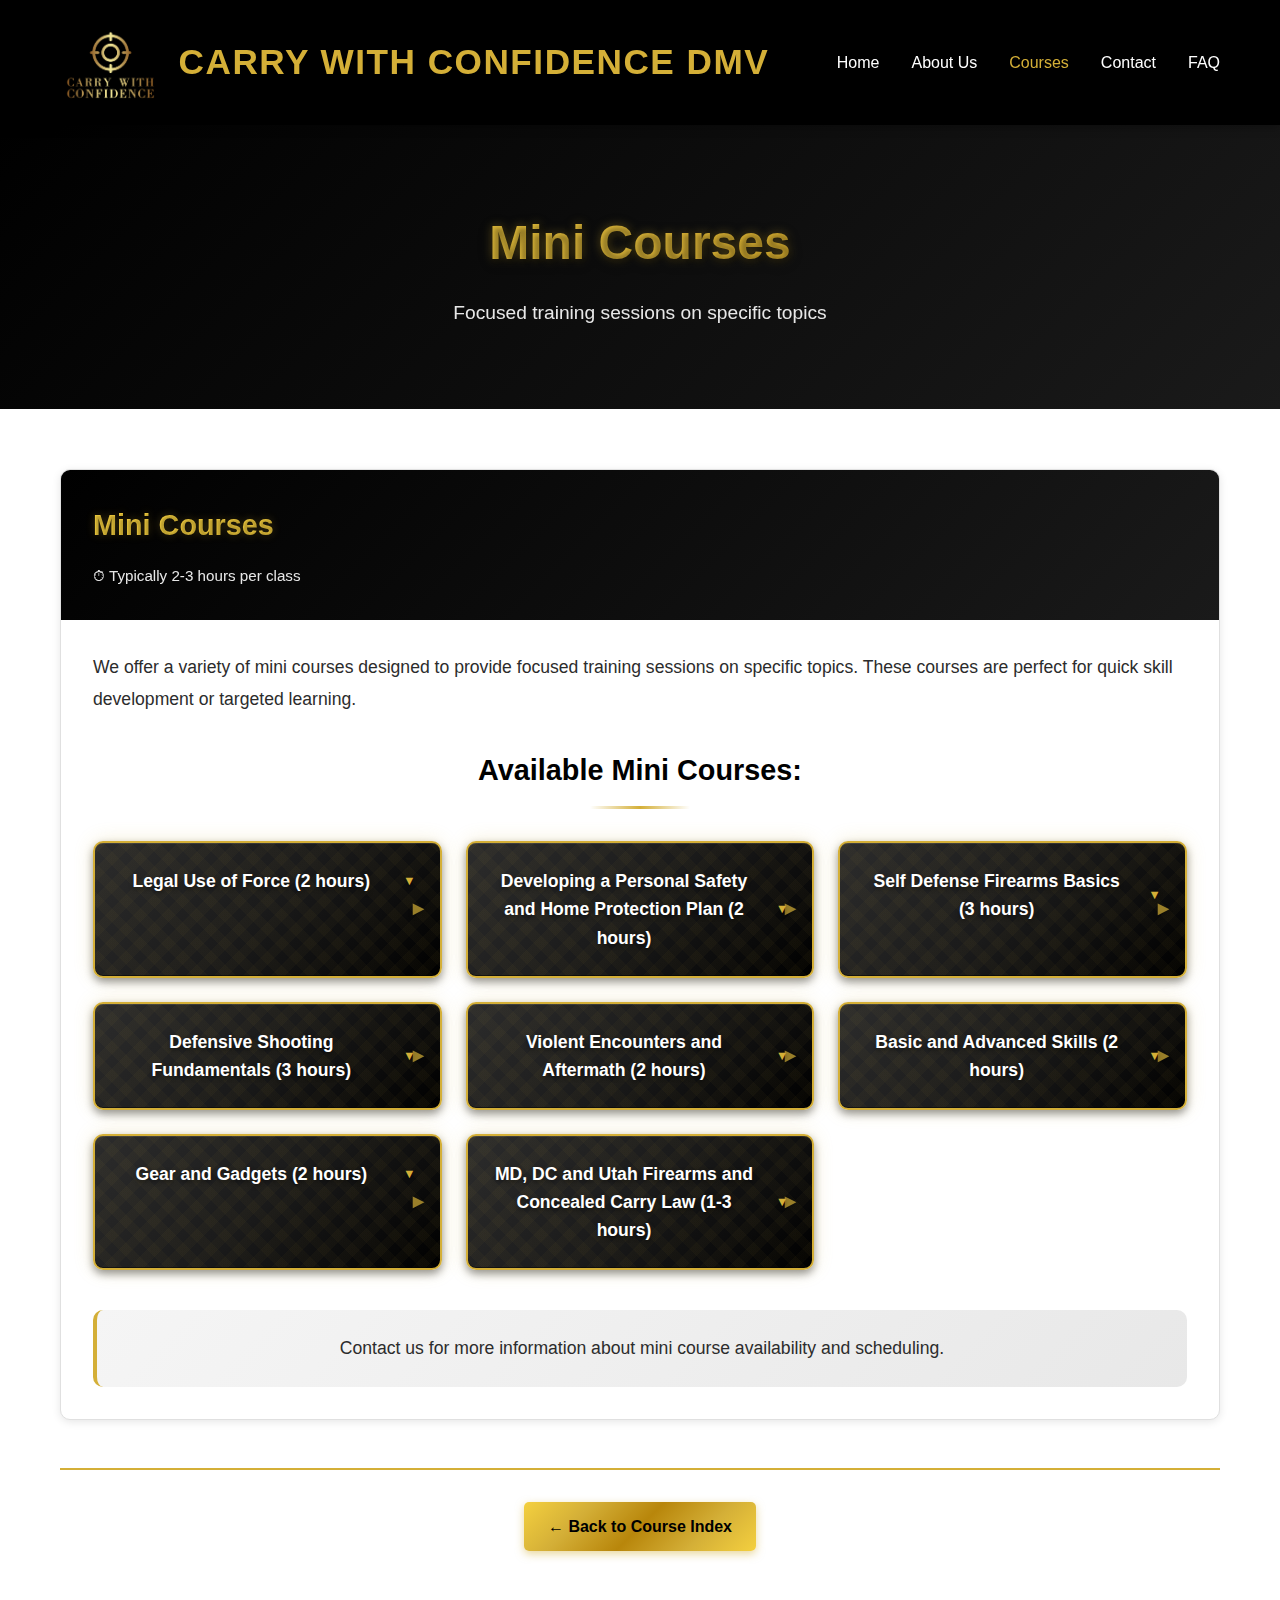
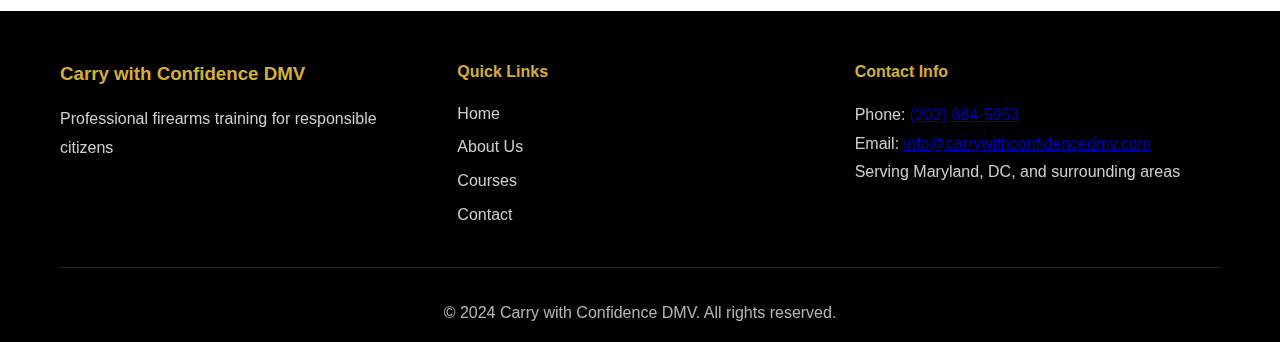
<file: mini-courses.html>
<!DOCTYPE html>
<html lang="en">
<head>
    <meta charset="UTF-8">
    <meta name="viewport" content="width=device-width, initial-scale=1.0">
    <title>Mini Courses - Carry with Confidence DMV</title>
    <link rel="stylesheet" href="styles.css?v=2">
</head>
<body>
    <!-- Navigation -->
    <nav class="navbar">
        <div class="container">
            <div class="nav-brand">
                <img src="Logo.png" alt="Carry with Confidence Logo" class="logo">
                <span class="brand-text">Carry with Confidence DMV</span>
            </div>
            <button class="nav-toggle" aria-label="Toggle navigation">
                <span></span>
                <span></span>
                <span></span>
            </button>
            <ul class="nav-menu">
                <li><a href="index.html">Home</a></li>
                <li><a href="about.html">About Us</a></li>
                <li><a href="courses-index.html" class="active">Courses</a></li>
                <li><a href="contact.html">Contact</a></li>
                <li><a href="contact.html#faq">FAQ</a></li>
            </ul>
        </div>
    </nav>

    <!-- Courses Hero -->
    <section class="page-hero">
        <div class="container">
            <h1>Mini Courses</h1>
            <p>Focused training sessions on specific topics</p>
        </div>
    </section>

    <!-- Mini Courses Content -->
    <section class="courses-content">
        <div class="container">
            <div class="course-card">
                <div class="course-header">
                    <h2>Mini Courses</h2>
                    <div class="course-meta">
                        <span class="course-duration">⏱ Typically 2-3 hours per class</span>
                    </div>
                </div>
                <div class="course-body">
                    <p class="course-description">We offer a variety of mini courses designed to provide focused training sessions on specific topics. These courses are perfect for quick skill development or targeted learning.</p>
                    <div class="mini-courses-list">
                        <h3>Available Mini Courses:</h3>
                        <div class="mini-course-grid">
                            <div class="mini-course-button" data-course="legal-use-of-force">
                                <span class="mini-course-title">Legal Use of Force (2 hours)</span>
                                <div class="mini-course-description">Legal Use of Force mini course provides a clear, practical understanding of when and how force may be lawfully used for self-defense. This course breaks down complex legal concepts into real-world guidance, covering the elements of self-defense, use-of-force continuum, reasonable belief, avoidance and de-escalation, and the legal aftermath of a defensive encounter. This course is taught by Charles Milligan, who brings a calm, structured, and legally grounded approach to defensive decision-making. Students will leave with greater confidence in their ability to recognize lawful self-defense situations, make sound judgments under stress, and understand their responsibilities before, during, and after a use-of-force incident.</div>
                            </div>
                            <div class="mini-course-button" data-course="safety-plan">
                                <span class="mini-course-title">Developing a Personal Safety and Home Protection Plan (2 hours)</span>
                                <div class="mini-course-description">Developing a personal & home protection plan is a key component of not only preparing for how we should (or might) react if confronted by a violent crime, but also how we might avoid violent crime in the first place. Within this lesson, Charles Milligan explains that developing a protection plan is about much more than becoming proficient with a firearm or writing up a home invasion plan. It's a plan that must encompass awareness, avoidance, and preparation, so that we're less likely to find ourselves in a situation where we have no other option than to use our firearm, rather than more likely.</div>
                            </div>
                            <div class="mini-course-button" data-course="self-defense-basics">
                                <span class="mini-course-title">Self Defense Firearms Basics (3 hours)</span>
                                <div class="mini-course-description">Self-Defense Firearms Basics mini course provides a clear, foundational understanding of the firearms most commonly used for personal protection. This course introduces students to the key features of semiautomatic pistols and revolvers, explaining how each platform operates and how they are safely handled. Students will learn the operating principles of common handgun actions, including single-action and double-action firearms, as well as an overview of manual and passive safeties. The course also covers proper loading and unloading procedures, helping students build safe, repeatable habits and confidence when handling defensive firearms.</div>
                            </div>
                            <div class="mini-course-button" data-course="defensive-shooting">
                                <span class="mini-course-title">Defensive Shooting Fundamentals (3 hours)</span>
                                <div class="mini-course-description">Defensive Shooting Basics course provides students with a structured introduction to the core skills required for effective defensive handgun use—delivered entirely in a classroom environment using inert training methods. This course is taught without live ammunition and relies on training aids such as lasers, snap caps, and dummy firearms to safely develop fundamental defensive shooting skills. A significant portion of the class is dedicated to dry-fire drills, allowing students to focus on grip, stance, trigger control, sight alignment, presentation, and safe gun handling without the distraction of recoil or noise. Defensive Shooting Basics is designed to prepare students for live-fire range training, which is offered separately. By building correct mechanics and safe habits first, students arrive at the range better prepared, more confident, and ready to make efficient use of live-fire instruction.</div>
                            </div>
                            <div class="mini-course-button" data-course="violent-encounters">
                                <span class="mini-course-title">Violent Encounters and Aftermath (2 hours)</span>
                                <div class="mini-course-description">Violent Encounters and the Aftermath mini course prepares students for the realities of a defensive encounter beyond the immediate physical threat. This course explores how violent incidents unfold, common physiological and psychological responses to stress, and how decision-making is affected before, during, and immediately after a defensive event. Students will also learn what to expect in the aftermath of a self-defense incident, including interactions with responding law enforcement, the importance of articulating actions clearly and responsibly, and considerations related to legal, emotional, and personal recovery. Emphasis is placed on situational awareness, avoidance, and responsible post-incident behavior.</div>
                            </div>
                            <div class="mini-course-button" data-course="basic-advanced-skills">
                                <span class="mini-course-title">Basic and Advanced Skills (2 hours)</span>
                                <div class="mini-course-description">Basic and Advanced Skills mini course builds on foundational handgun knowledge and introduces students to more refined defensive shooting techniques used in real-world personal protection. This course reviews essential skills such as grip, stance, sight alignment, trigger control, and safe gun handling, then progresses to more advanced concepts including efficient presentation from ready positions, recoil management fundamentals, shot accountability, and improved shooting consistency. Instruction emphasizes safe, repeatable techniques that enhance accuracy, control, and confidence under defensive conditions. The course is structured to benefit both newer shooters seeking reinforcement of the basics and more experienced students looking to sharpen and advance their core handgun skills. No real ammunition is used in this mini-class, but much of the time is spent on dry-fire drills using snap caps, lasers and other training aides.</div>
                            </div>
                            <div class="mini-course-button" data-course="gear-gadgets">
                                <span class="mini-course-title">Gear and Gadgets (2 hours)</span>
                                <div class="mini-course-description">Gear and Gadgets course provides a practical overview of the equipment and accessories commonly used for personal protection and everyday carry. This course helps students understand how to select, set up, and safely use defensive gear to support effective and responsible concealed carry. Topics include holsters and carry methods, belts and retention considerations, weapon-mounted and handheld lights, optics, and other commonly marketed defensive accessories. Students will learn how to evaluate gear based on function, safety, reliability, and personal lifestyle needs—separating useful tools from unnecessary or ineffective gadgets.</div>
                            </div>
                            <div class="mini-course-button" data-course="firearms-law">
                                <span class="mini-course-title">MD, DC and Utah Firearms and Concealed Carry Law (1-3 hours)</span>
                                <div class="mini-course-description">State & Local Firearms Laws is a comprehensive legal education course designed to help responsible gun owners and concealed carriers understand how firearms laws vary across jurisdictions. This course is especially valuable for individuals who live, work, or travel across state lines. The course is divided into three focused modules: Washington, DC – Concealed carry eligibility, firearm registration requirements, transport rules, prohibited locations, and use-of-force considerations; Maryland – Wear and Carry Permit requirements, firearm purchase and transport regulations, duty to retreat considerations, and prohibited places; Utah – Concealed carry laws, reciprocity considerations, permitless carry overview, and lawful carry and transport requirements. Students will gain a clear understanding of how state and local regulations differ, how to remain compliant when crossing jurisdictional boundaries, and why staying current on firearms law is essential for responsible carry. Emphasis is placed on practical application, legal awareness, and risk reduction.</div>
                            </div>
                        </div>
                    </div>
                    <p class="mini-course-contact">Contact us for more information about mini course availability and scheduling.</p>
                </div>
            </div>

            <!-- Page Navigation -->
            <div class="course-page-nav">
                <a href="courses-index.html">← Back to Course Index</a>
            </div>
        </div>
    </section>

    <!-- Footer -->
    <footer class="footer">
        <div class="container">
            <div class="footer-content">
                <div class="footer-section">
                    <h3>Carry with Confidence DMV</h3>
                    <p>Professional firearms training for responsible citizens</p>
                </div>
                <div class="footer-section">
                    <h4>Quick Links</h4>
                    <ul>
                        <li><a href="index.html">Home</a></li>
                        <li><a href="about.html">About Us</a></li>
                        <li><a href="courses-index.html">Courses</a></li>
                        <li><a href="contact.html">Contact</a></li>
                    </ul>
                </div>
                <div class="footer-section">
                    <h4>Contact Info</h4>
                    <p>Phone: <a href="tel:202-684-5953">(202) 684-5953</a></p>
                    <p>Email: <a href="mailto:info@carrywithconfidencedmv.com">info@carrywithconfidencedmv.com</a></p>
                    <p>Serving Maryland, DC, and surrounding areas</p>
                </div>
            </div>
            <div class="footer-bottom">
                <p>&copy; 2024 Carry with Confidence DMV. All rights reserved.</p>
            </div>
        </div>
    </footer>

    <script src="script.js?v=2"></script>
</body>
</html>
</file>
<file: styles.css>
/* Reset and Base Styles */
* {
    margin: 0;
    padding: 0;
    box-sizing: border-box;
}

:root {
    --gold: #D4AF37;
    --gold-dark: #B8860B;
    --gold-light: #F4D03F;
    --black: #000000;
    --dark-gray: #1a1a1a;
    --gray: #333333;
    --light-gray: #f5f5f5;
    --white: #ffffff;
    --text-dark: #2c2c2c;
    --text-light: #666666;
}

body {
    font-family: 'Segoe UI', Tahoma, Geneva, Verdana, sans-serif;
    line-height: 1.6;
    color: var(--text-dark);
    background-color: var(--white);
}

.container {
    max-width: 1200px;
    margin: 0 auto;
    padding: 0 20px;
}

/* Navigation */
.navbar {
    background-color: var(--black);
    padding: 1.25rem 0;
    position: sticky;
    top: 0;
    z-index: 1000;
    box-shadow: 0 2px 10px rgba(0, 0, 0, 0.3);
}

.navbar .container {
    display: flex;
    justify-content: space-between;
    align-items: center;
}

.nav-brand {
    display: flex;
    align-items: center;
    gap: 18px;
}

.logo {
    height: 85px;
    width: auto;
    max-height: 85px;
}

.brand-text {
    color: var(--gold);
    font-size: 2.2rem;
    font-weight: bold;
    text-transform: uppercase;
    letter-spacing: 1.5px;
    line-height: 1.2;
    white-space: nowrap;
}

.nav-menu {
    display: flex;
    list-style: none;
    gap: 2rem;
    align-items: center;
}

.nav-menu a {
    color: var(--white);
    text-decoration: none;
    font-weight: 500;
    transition: color 0.3s ease;
    padding: 0.5rem 0;
}

.nav-menu a:hover,
.nav-menu a.active {
    color: var(--gold);
}

.nav-toggle {
    display: none;
    flex-direction: column;
    background: none;
    border: none;
    cursor: pointer;
    padding: 5px;
}

.nav-toggle span {
    width: 25px;
    height: 3px;
    background-color: var(--gold);
    margin: 3px 0;
    transition: 0.3s;
}

/* Hero Section */
.hero {
    background: linear-gradient(135deg, rgba(0, 0, 0, 0.7) 0%, rgba(26, 26, 26, 0.7) 100%), url('images/target.jpg');
    background-size: cover;
    background-position: center;
    background-attachment: fixed;
    color: var(--white);
    padding: 120px 0;
    text-align: center;
    position: relative;
    overflow: hidden;
}

.hero::before {
    content: '';
    position: absolute;
    top: 0;
    left: 0;
    right: 0;
    bottom: 0;
    background: url('data:image/svg+xml,<svg xmlns="http://www.w3.org/2000/svg" viewBox="0 0 100 100"><circle cx="50" cy="50" r="2" fill="%23D4AF37" opacity="0.1"/></svg>');
    opacity: 0.3;
    z-index: 0;
}

.hero-content {
    position: relative;
    z-index: 2;
}

.hero-title {
    font-size: 3.5rem;
    font-weight: bold;
    margin-bottom: 1rem;
    background: linear-gradient(135deg, #F4D03F 0%, #D4AF37 50%, #B8860B 100%);
    -webkit-background-clip: text;
    -webkit-text-fill-color: transparent;
    background-clip: text;
    text-shadow: 2px 2px 4px rgba(0, 0, 0, 0.3), 0 0 10px rgba(212, 175, 55, 0.4), 0 0 20px rgba(212, 175, 55, 0.2);
    filter: drop-shadow(0 2px 4px rgba(0, 0, 0, 0.5));
}

.hero-subtitle {
    font-size: 1.3rem;
    margin-bottom: 2rem;
    color: var(--white);
    opacity: 0.9;
}

.hero-buttons {
    display: flex;
    gap: 1rem;
    justify-content: center;
    flex-wrap: wrap;
}

/* Buttons */
.btn {
    display: inline-block;
    padding: 12px 30px;
    text-decoration: none;
    border-radius: 5px;
    font-weight: 600;
    transition: all 0.3s ease;
    border: 2px solid transparent;
    cursor: pointer;
    font-size: 1rem;
}

.btn-primary {
    background: linear-gradient(135deg, #F4D03F 0%, #D4AF37 25%, #B8860B 50%, #D4AF37 75%, #F4D03F 100%);
    color: var(--black);
    border-color: var(--gold);
    box-shadow: 0 3px 8px rgba(212, 175, 55, 0.5), 
                inset 0 3px 6px rgba(255, 255, 255, 0.4), 
                inset 0 -3px 6px rgba(184, 134, 11, 0.4),
                0 0 10px rgba(212, 175, 55, 0.3);
    text-shadow: 0 1px 2px rgba(0, 0, 0, 0.3);
    position: relative;
}

.btn-primary:hover {
    background: linear-gradient(135deg, #F4D03F 0%, #D4AF37 20%, #B8860B 40%, #D4AF37 60%, #F4D03F 80%, #D4AF37 100%);
    border-color: var(--gold);
    transform: translateY(-2px);
    box-shadow: 0 5px 12px rgba(212, 175, 55, 0.6), 
                inset 0 3px 6px rgba(255, 255, 255, 0.5), 
                inset 0 -3px 6px rgba(184, 134, 11, 0.5),
                0 0 15px rgba(212, 175, 55, 0.4);
}

.btn-secondary {
    background-color: transparent;
    color: var(--gold);
    border-color: var(--gold);
}

.btn-secondary:hover {
    background-color: var(--gold);
    color: var(--black);
    transform: translateY(-2px);
}

/* Features Section */
.features {
    padding: 80px 0;
    background-color: var(--light-gray);
}

.section-title {
    text-align: center;
    font-size: 2.5rem;
    margin-bottom: 3rem;
    color: var(--black);
}

.features-grid {
    display: grid;
    grid-template-columns: repeat(auto-fit, minmax(250px, 1fr));
    gap: 2rem;
}

.feature-card {
    background-color: var(--white);
    padding: 2rem;
    border-radius: 10px;
    text-align: center;
    box-shadow: 0 4px 6px rgba(0, 0, 0, 0.1);
    transition: transform 0.3s ease, box-shadow 0.3s ease;
}

.feature-card:hover {
    transform: translateY(-5px);
    box-shadow: 0 8px 15px rgba(0, 0, 0, 0.2);
}

.feature-icon {
    font-size: 3rem;
    margin-bottom: 1rem;
}

.feature-card h3 {
    color: var(--black);
    margin-bottom: 1rem;
    font-size: 1.3rem;
}

.feature-card p {
    color: var(--text-light);
}

/* Testimonials Section */
.testimonials {
    padding: 80px 0;
    background-color: var(--white);
}

.testimonials-grid {
    display: grid;
    grid-template-columns: repeat(auto-fit, minmax(300px, 1fr));
    gap: 2rem;
}

.testimonial-card {
    background-color: var(--light-gray);
    padding: 2rem;
    border-radius: 10px;
    border-left: 4px solid var(--gold);
}

.testimonial-stars {
    color: var(--gold);
    font-size: 1.2rem;
    margin-bottom: 1rem;
}

.testimonial-text {
    font-style: italic;
    margin-bottom: 1rem;
    color: var(--text-dark);
}

.testimonial-author {
    color: var(--text-light);
    font-weight: 600;
}

/* CTA Section */
.cta {
    padding: 80px 0;
    background: linear-gradient(135deg, var(--black) 0%, var(--dark-gray) 100%);
    color: var(--white);
    text-align: center;
}

.cta h2 {
    font-size: 2.5rem;
    margin-bottom: 1rem;
    color: var(--gold);
}

.cta p {
    font-size: 1.2rem;
    margin-bottom: 2rem;
    opacity: 0.9;
}

/* Page Hero */
.page-hero {
    background: linear-gradient(135deg, var(--black) 0%, var(--dark-gray) 100%);
    color: var(--white);
    padding: 80px 0;
    text-align: center;
}

.page-hero h1 {
    font-size: 3rem;
    margin-bottom: 1rem;
    background: linear-gradient(135deg, #F4D03F 0%, #D4AF37 50%, #B8860B 100%);
    -webkit-background-clip: text;
    -webkit-text-fill-color: transparent;
    background-clip: text;
    text-shadow: 2px 2px 4px rgba(0, 0, 0, 0.3), 0 0 10px rgba(212, 175, 55, 0.4);
    filter: drop-shadow(0 2px 4px rgba(0, 0, 0, 0.5));
}

.page-hero p {
    font-size: 1.2rem;
    opacity: 0.9;
}

/* About Content */
.about-content {
    padding: 60px 0;
}

.about-intro {
    margin-bottom: 4rem;
}

.bio-section {
    display: grid;
    grid-template-columns: 300px 1fr;
    gap: 3rem;
    align-items: start;
}

.bio-image-wrapper {
    text-align: center;
}

.bio-image {
    width: 100%;
    max-width: 300px;
    height: auto;
    border-radius: 10px;
    box-shadow: 0 4px 15px rgba(0, 0, 0, 0.2);
    border: 4px solid var(--gold);
}

.bio-text h2 {
    font-size: 2.2rem;
    margin-bottom: 1.5rem;
    color: var(--black);
}

.bio-text p {
    font-size: 1.1rem;
    line-height: 1.8;
    margin-bottom: 1rem;
    color: var(--text-dark);
}

.about-intro h2 {
    font-size: 2.2rem;
    margin-bottom: 1.5rem;
    color: var(--black);
}

.about-intro p {
    font-size: 1.1rem;
    line-height: 1.8;
    margin-bottom: 1rem;
    color: var(--text-dark);
}

.qualifications-section {
    margin: 4rem 0;
}

.qualifications-section h2 {
    font-size: 2.2rem;
    margin-bottom: 2rem;
    color: var(--black);
    text-align: center;
}

.certification-logos {
    display: flex;
    justify-content: center;
    align-items: center;
    gap: 2rem;
    margin-bottom: 3rem;
    flex-wrap: wrap;
    padding: 2rem;
    background-color: var(--light-gray);
    border-radius: 10px;
}

.cert-logo {
    max-height: 120px;
    max-width: 200px;
    width: auto;
    height: auto;
    object-fit: contain;
    filter: drop-shadow(0 2px 4px rgba(0, 0, 0, 0.1));
    transition: transform 0.3s ease;
}

.cert-logo:hover {
    transform: scale(1.05);
}

.qualifications-grid {
    display: grid;
    grid-template-columns: repeat(auto-fit, minmax(280px, 1fr));
    gap: 2rem;
}

.qualification-category {
    background-color: var(--light-gray);
    padding: 2rem;
    border-radius: 10px;
    border-top: 4px solid var(--gold);
}

.qualification-category h3 {
    color: var(--black);
    margin-bottom: 1rem;
    font-size: 1.3rem;
}

.qualification-list {
    list-style: none;
}

.qualification-list li {
    padding: 0.5rem 0;
    padding-left: 1.5rem;
    position: relative;
    color: var(--text-dark);
}

.qualification-list li::before {
    content: '✓';
    position: absolute;
    left: 0;
    color: var(--gold);
    font-weight: bold;
}

.mission-section {
    margin-top: 4rem;
    padding: 2rem;
    background-color: var(--light-gray);
    border-radius: 10px;
}

.mission-section h2 {
    font-size: 2.2rem;
    margin-bottom: 1.5rem;
    color: var(--black);
}

.mission-section p {
    font-size: 1.1rem;
    line-height: 1.8;
    margin-bottom: 1rem;
    color: var(--text-dark);
}

/* Courses Content */
.courses-content {
    padding: 60px 0;
}

.course-card {
    background-color: var(--white);
    border: 1px solid #e0e0e0;
    border-radius: 10px;
    margin-bottom: 2rem;
    overflow: hidden;
    box-shadow: 0 2px 8px rgba(0, 0, 0, 0.1);
    transition: box-shadow 0.3s ease;
}

.course-card:hover {
    box-shadow: 0 4px 15px rgba(0, 0, 0, 0.15);
}

.course-image-wrapper {
    width: 100%;
    height: 600px;
    overflow: hidden;
    position: relative;
}

.course-image {
    width: 100%;
    height: 100%;
    object-fit: cover;
    transition: transform 0.3s ease;
}

.course-image-contain {
    object-fit: contain;
    background-color: var(--light-gray);
    object-position: center;
}

.course-card:hover .course-image {
    transform: scale(1.05);
}

.course-header {
    background: linear-gradient(135deg, var(--black) 0%, var(--dark-gray) 100%);
    color: var(--white);
    padding: 2rem;
}

.course-header h2 {
    font-size: 1.8rem;
    margin-bottom: 1rem;
    background: linear-gradient(135deg, #F4D03F 0%, #D4AF37 50%, #B8860B 100%);
    -webkit-background-clip: text;
    -webkit-text-fill-color: transparent;
    background-clip: text;
    text-shadow: 1px 1px 2px rgba(0, 0, 0, 0.2), 0 0 8px rgba(212, 175, 55, 0.3);
    filter: drop-shadow(0 1px 2px rgba(0, 0, 0, 0.3));
}

.course-meta {
    display: flex;
    flex-wrap: wrap;
    gap: 1.5rem;
    font-size: 0.95rem;
    color: var(--white);
    opacity: 0.9;
}

.course-meta span {
    display: flex;
    align-items: center;
    gap: 0.5rem;
}

.course-body {
    padding: 2rem;
}

.course-description {
    font-size: 1.1rem;
    line-height: 1.8;
    margin-bottom: 1.5rem;
    color: var(--text-dark);
}

.course-expand-btn {
    width: 100%;
    padding: 1rem;
    background: linear-gradient(135deg, #F4D03F 0%, #D4AF37 25%, #B8860B 50%, #D4AF37 75%, #F4D03F 100%);
    color: var(--black);
    border: none;
    border-radius: 5px;
    font-size: 1rem;
    font-weight: 600;
    cursor: pointer;
    display: flex;
    justify-content: space-between;
    align-items: center;
    transition: all 0.3s ease, transform 0.2s ease;
    margin-bottom: 1rem;
    box-shadow: 0 3px 8px rgba(212, 175, 55, 0.5), 
                inset 0 3px 6px rgba(255, 255, 255, 0.4), 
                inset 0 -3px 6px rgba(184, 134, 11, 0.4),
                0 0 10px rgba(212, 175, 55, 0.3);
    text-shadow: 0 1px 2px rgba(0, 0, 0, 0.3);
}

.course-expand-btn:hover {
    background: linear-gradient(135deg, #F4D03F 0%, #D4AF37 20%, #B8860B 40%, #D4AF37 60%, #F4D03F 80%, #D4AF37 100%);
    transform: translateY(-2px);
    box-shadow: 0 5px 12px rgba(212, 175, 55, 0.6), 
                inset 0 3px 6px rgba(255, 255, 255, 0.5), 
                inset 0 -3px 6px rgba(184, 134, 11, 0.5),
                0 0 15px rgba(212, 175, 55, 0.4);
}

.course-expand-btn:active {
    transform: translateY(0);
}

.expand-icon {
    font-size: 0.9rem;
    transition: transform 0.3s ease;
}

.course-card.expanded .expand-icon {
    transform: rotate(180deg);
}

.course-details-expandable {
    max-height: 0;
    overflow: hidden;
    transition: max-height 0.5s ease-out;
}

.course-card.expanded .course-details-expandable {
    max-height: 5000px;
    transition: max-height 0.5s ease-in;
}

.course-details {
    margin-top: 2rem;
}

.detail-section {
    margin-bottom: 2rem;
}

.detail-section h3 {
    font-size: 1.3rem;
    margin-bottom: 1rem;
    color: var(--black);
    border-bottom: 2px solid var(--gold);
    padding-bottom: 0.5rem;
}

.detail-section ul {
    list-style: none;
    padding-left: 0;
}

.detail-section ul li {
    padding: 0.5rem 0;
    padding-left: 1.5rem;
    position: relative;
    color: var(--text-dark);
}

.detail-section ul li::before {
    content: '•';
    position: absolute;
    left: 0;
    color: var(--gold);
    font-weight: bold;
    font-size: 1.2rem;
}

.detail-section p {
    line-height: 1.8;
    color: var(--text-dark);
}

.mini-courses-list {
    margin: 2rem 0;
}

.mini-courses-list h3 {
    color: var(--black);
    margin-bottom: 2rem;
    font-size: 1.8rem;
    text-align: center;
    position: relative;
    padding-bottom: 1rem;
    border-bottom: none;
}

.mini-courses-list h3::after {
    content: '';
    position: absolute;
    bottom: 0;
    left: 50%;
    transform: translateX(-50%);
    width: 100px;
    height: 3px;
    background: linear-gradient(90deg, transparent, var(--gold), transparent);
}

.mini-course-grid {
    display: grid;
    grid-template-columns: repeat(auto-fit, minmax(280px, 1fr));
    gap: 1.5rem;
    margin: 2rem 0;
}

.mini-course-button {
    padding: 1.5rem;
    background: linear-gradient(135deg, #2c2c2c 0%, #1a1a1a 50%, #000000 100%);
    background-image: 
        repeating-linear-gradient(45deg, transparent, transparent 10px, rgba(212, 175, 55, 0.03) 10px, rgba(212, 175, 55, 0.03) 20px),
        repeating-linear-gradient(-45deg, transparent, transparent 10px, rgba(212, 175, 55, 0.03) 10px, rgba(212, 175, 55, 0.03) 20px),
        linear-gradient(135deg, #2c2c2c 0%, #1a1a1a 50%, #000000 100%);
    border: 2px solid var(--gold);
    border-radius: 10px;
    color: var(--white);
    font-size: 1.1rem;
    font-weight: 600;
    text-align: center;
    cursor: pointer;
    transition: all 0.3s ease;
    position: relative;
    overflow: hidden;
    box-shadow: 
        0 4px 8px rgba(0, 0, 0, 0.4),
        inset 0 1px 0 rgba(255, 255, 255, 0.1),
        inset 0 -1px 0 rgba(0, 0, 0, 0.5),
        0 0 20px rgba(212, 175, 55, 0.2);
    text-shadow: 0 2px 4px rgba(0, 0, 0, 0.5);
    -webkit-tap-highlight-color: rgba(212, 175, 55, 0.3);
    touch-action: manipulation;
    user-select: none;
    -webkit-user-select: none;
    z-index: 1;
    display: flex;
    flex-direction: column;
    align-items: center;
}

.mini-course-title {
    display: block;
    width: 100%;
    position: relative;
    padding-right: 2rem;
}

.mini-course-title::after {
    content: '▼';
    position: absolute;
    right: 0;
    top: 50%;
    transform: translateY(-50%);
    color: var(--gold);
    font-size: 0.8rem;
    transition: transform 0.3s ease;
}

.mini-course-button.active .mini-course-title::after {
    content: '▲';
    transform: translateY(-50%) rotate(0deg);
}

.mini-course-description {
    max-height: 0 !important;
    opacity: 0 !important;
    overflow: hidden !important;
    visibility: hidden !important;
    transition: max-height 0.4s ease, opacity 0.4s ease, margin-top 0.4s ease, visibility 0.4s ease;
    margin-top: 0 !important;
    padding: 0 !important;
    font-size: 0.95rem;
    font-weight: 400;
    line-height: 1.6;
    text-align: left;
    color: rgba(255, 255, 255, 0.9);
    text-shadow: none;
    display: block;
}

.mini-course-button.active .mini-course-description {
    max-height: 2000px !important;
    opacity: 1 !important;
    visibility: visible !important;
    margin-top: 1.25rem !important;
    padding-top: 1.25rem !important;
    border-top: 1px solid rgba(212, 175, 55, 0.3);
}

.mini-course-button::before {
    content: '';
    position: absolute;
    top: -50%;
    left: -50%;
    width: 200%;
    height: 200%;
    background: radial-gradient(circle, rgba(212, 175, 55, 0.1) 0%, transparent 70%);
    opacity: 0;
    transition: opacity 0.3s ease;
    pointer-events: none;
    z-index: -1;
}

.mini-course-button::after {
    content: '▶';
    position: absolute;
    right: 1rem;
    top: 50%;
    transform: translateY(-50%);
    color: var(--gold);
    font-size: 0.9rem;
    opacity: 0.7;
    transition: all 0.3s ease;
    pointer-events: none;
    z-index: -1;
}

.mini-course-button:hover:not(.active),
.mini-course-button:active:not(.active),
.mini-course-button:focus:not(.active) {
    background: linear-gradient(135deg, #3a3a3a 0%, #2a2a2a 50%, #1a1a1a 100%);
    background-image: 
        repeating-linear-gradient(45deg, transparent, transparent 10px, rgba(212, 175, 55, 0.05) 10px, rgba(212, 175, 55, 0.05) 20px),
        repeating-linear-gradient(-45deg, transparent, transparent 10px, rgba(212, 175, 55, 0.05) 10px, rgba(212, 175, 55, 0.05) 20px),
        linear-gradient(135deg, #3a3a3a 0%, #2a2a2a 50%, #1a1a1a 100%);
    border-color: var(--gold-light);
    transform: translateY(-3px) scale(1.02);
    box-shadow: 
        0 8px 16px rgba(0, 0, 0, 0.5),
        inset 0 1px 0 rgba(255, 255, 255, 0.15),
        inset 0 -1px 0 rgba(0, 0, 0, 0.6),
        0 0 30px rgba(212, 175, 55, 0.4),
        inset 0 0 20px rgba(212, 175, 55, 0.1);
    text-shadow: 0 2px 6px rgba(0, 0, 0, 0.6);
    outline: none;
}

.mini-course-button.active {
    background: linear-gradient(135deg, #3a3a3a 0%, #2a2a2a 50%, #1a1a1a 100%);
    background-image: 
        repeating-linear-gradient(45deg, transparent, transparent 10px, rgba(212, 175, 55, 0.08) 10px, rgba(212, 175, 55, 0.08) 20px),
        repeating-linear-gradient(-45deg, transparent, transparent 10px, rgba(212, 175, 55, 0.08) 10px, rgba(212, 175, 55, 0.08) 20px),
        linear-gradient(135deg, #3a3a3a 0%, #2a2a2a 50%, #1a1a1a 100%);
    border-color: var(--gold-light);
    box-shadow: 
        0 8px 16px rgba(0, 0, 0, 0.5),
        inset 0 1px 0 rgba(255, 255, 255, 0.15),
        inset 0 -1px 0 rgba(0, 0, 0, 0.6),
        0 0 30px rgba(212, 175, 55, 0.4),
        inset 0 0 20px rgba(212, 175, 55, 0.1);
}

.mini-course-button:hover::before {
    opacity: 1;
}

.mini-course-button:hover::after {
    right: 0.5rem;
    opacity: 1;
    color: var(--gold-light);
}

.mini-course-contact {
    text-align: center;
    margin-top: 2.5rem;
    padding: 1.5rem;
    background: linear-gradient(135deg, var(--light-gray) 0%, #e8e8e8 100%);
    border-radius: 10px;
    border-left: 4px solid var(--gold);
    font-size: 1.1rem;
    color: var(--text-dark);
    font-weight: 500;
}

@media (max-width: 768px) {
    .mini-course-grid {
        grid-template-columns: 1fr;
        gap: 1rem;
    }
    
    .mini-course-button {
        padding: 1.25rem !important;
        font-size: 1rem !important;
        min-height: 60px !important;
        display: flex !important;
        flex-direction: column !important;
        align-items: flex-start !important;
        justify-content: flex-start !important;
        text-align: left !important;
        cursor: pointer !important;
        -webkit-tap-highlight-color: rgba(212, 175, 55, 0.4) !important;
        background: linear-gradient(135deg, #2c2c2c 0%, #1a1a1a 50%, #000000 100%) !important;
        background-image: 
            repeating-linear-gradient(45deg, transparent, transparent 10px, rgba(212, 175, 55, 0.03) 10px, rgba(212, 175, 55, 0.03) 20px),
            repeating-linear-gradient(-45deg, transparent, transparent 10px, rgba(212, 175, 55, 0.03) 10px, rgba(212, 175, 55, 0.03) 20px),
            linear-gradient(135deg, #2c2c2c 0%, #1a1a1a 50%, #000000 100%) !important;
        border: 2px solid var(--gold) !important;
        border-radius: 10px !important;
        color: var(--white) !important;
        font-weight: 600 !important;
        box-shadow: 
            0 4px 8px rgba(0, 0, 0, 0.4),
            inset 0 1px 0 rgba(255, 255, 255, 0.1),
            inset 0 -1px 0 rgba(0, 0, 0, 0.5),
            0 0 20px rgba(212, 175, 55, 0.2) !important;
        position: relative !important;
        overflow: hidden !important;
    }
    
    .mini-course-title {
        width: 100% !important;
        padding-right: 2rem !important;
        font-weight: 600 !important;
        color: var(--white) !important;
        display: block !important;
        position: relative !important;
    }
    
    .mini-course-title::after {
        content: '▼' !important;
        position: absolute !important;
        right: 0 !important;
        top: 50% !important;
        transform: translateY(-50%) !important;
        color: var(--gold) !important;
        font-size: 1rem !important;
        font-weight: bold !important;
        transition: transform 0.3s ease !important;
    }
    
    .mini-course-button.active .mini-course-title::after {
        content: '▲' !important;
    }
    
    .mini-course-description {
        max-height: 0 !important;
        opacity: 0 !important;
        visibility: hidden !important;
        overflow: hidden !important;
        margin-top: 0 !important;
        padding: 0 !important;
        display: block !important;
    }
    
    .mini-course-button.active .mini-course-description {
        max-height: 2000px !important;
        opacity: 1 !important;
        visibility: visible !important;
        margin-top: 1.25rem !important;
        padding-top: 1.25rem !important;
        display: block !important;
    }
    
    .mini-course-button:active {
        transform: translateY(-1px) scale(0.98) !important;
        box-shadow: 
            0 4px 8px rgba(0, 0, 0, 0.4),
            inset 0 1px 0 rgba(255, 255, 255, 0.1),
            inset 0 -1px 0 rgba(0, 0, 0, 0.5),
            0 0 20px rgba(212, 175, 55, 0.3) !important;
    }
    
    .mini-course-button::after {
        display: none !important;
    }
}

/* Contact Content */
.contact-content {
    padding: 60px 0;
}

.contact-wrapper {
    display: grid;
    grid-template-columns: 1fr 1.5fr;
    gap: 3rem;
    align-items: start;
}

.contact-info h2 {
    font-size: 2.2rem;
    margin-bottom: 1rem;
    color: var(--black);
}

.contact-info p {
    font-size: 1.1rem;
    line-height: 1.8;
    margin-bottom: 2rem;
    color: var(--text-dark);
}

.contact-details {
    margin-top: 2rem;
}

.contact-item {
    margin-bottom: 2rem;
}

.contact-item h3 {
    font-size: 1.2rem;
    margin-bottom: 0.5rem;
    color: var(--black);
}

.contact-item p {
    color: var(--text-light);
    font-size: 1rem;
}

.contact-form-wrapper {
    background-color: var(--light-gray);
    padding: 2.5rem;
    border-radius: 10px;
}

.contact-form-wrapper h2 {
    font-size: 2rem;
    margin-bottom: 1.5rem;
    color: var(--black);
}

.contact-form {
    display: flex;
    flex-direction: column;
    gap: 1.5rem;
}

.form-group {
    display: flex;
    flex-direction: column;
}

.form-group label {
    margin-bottom: 0.5rem;
    font-weight: 600;
    color: var(--text-dark);
}

.form-group input,
.form-group select,
.form-group textarea {
    padding: 12px;
    border: 2px solid #ddd;
    border-radius: 5px;
    font-size: 1rem;
    font-family: inherit;
    transition: border-color 0.3s ease;
}

.form-group input:focus,
.form-group select:focus,
.form-group textarea:focus {
    outline: none;
    border-color: var(--gold);
}

.form-group textarea {
    resize: vertical;
}

.form-status {
    padding: 1rem;
    border-radius: 5px;
    margin-top: 1rem;
    display: none;
}

.form-status.success {
    background-color: #d4edda;
    color: #155724;
    border: 1px solid #c3e6cb;
    display: block;
}

.form-status.error {
    background-color: #f8d7da;
    color: #721c24;
    border: 1px solid #f5c6cb;
    display: block;
}

/* FAQ Section */
.faq-section {
    padding: 60px 0;
    background-color: var(--light-gray);
}

.faq-list {
    max-width: 800px;
    margin: 0 auto;
}

.faq-item {
    background-color: var(--white);
    margin-bottom: 1rem;
    border-radius: 5px;
    overflow: hidden;
    box-shadow: 0 2px 4px rgba(0, 0, 0, 0.1);
}

.faq-question {
    width: 100%;
    padding: 1.5rem;
    background: none;
    border: none;
    text-align: left;
    cursor: pointer;
    display: flex;
    justify-content: space-between;
    align-items: center;
    font-size: 1.1rem;
    font-weight: 600;
    color: var(--black);
    transition: background-color 0.3s ease;
}

.faq-question:hover {
    background-color: var(--light-gray);
}

.faq-icon {
    font-size: 1.5rem;
    color: var(--gold);
    transition: transform 0.3s ease;
}

.faq-item.active .faq-icon {
    transform: rotate(45deg);
}

.faq-answer {
    max-height: 0;
    overflow: hidden;
    transition: max-height 0.3s ease;
}

.faq-item.active .faq-answer {
    max-height: 500px;
}

.faq-answer p {
    padding: 0 1.5rem 1.5rem;
    color: var(--text-dark);
    line-height: 1.8;
}

/* Footer */
.footer {
    background-color: var(--black);
    color: var(--white);
    padding: 3rem 0 1rem;
}

.footer-content {
    display: grid;
    grid-template-columns: repeat(auto-fit, minmax(250px, 1fr));
    gap: 2rem;
    margin-bottom: 2rem;
}

.footer-section h3,
.footer-section h4 {
    color: var(--gold);
    margin-bottom: 1rem;
}

.footer-section p {
    color: var(--white);
    opacity: 0.8;
    line-height: 1.8;
}

.footer-section ul {
    list-style: none;
}

.footer-section ul li {
    margin-bottom: 0.5rem;
}

.footer-section ul li a {
    color: var(--white);
    text-decoration: none;
    opacity: 0.8;
    transition: opacity 0.3s ease;
}

.footer-section ul li a:hover {
    opacity: 1;
    color: var(--gold);
}

.footer-bottom {
    text-align: center;
    padding-top: 2rem;
    border-top: 1px solid var(--gray);
    color: var(--white);
    opacity: 0.7;
}

/* Course Navigation Section */
.course-nav-section {
    padding: 60px 0;
    background-color: var(--light-gray);
}

.course-nav-grid {
    display: grid;
    grid-template-columns: repeat(auto-fit, minmax(300px, 1fr));
    gap: 2rem;
    max-width: 1000px;
    margin: 0 auto;
}

.course-nav-card {
    background-color: var(--white);
    border-radius: 10px;
    overflow: hidden;
    text-decoration: none;
    color: var(--text-dark);
    box-shadow: 0 4px 6px rgba(0, 0, 0, 0.1);
    transition: transform 0.3s ease, box-shadow 0.3s ease;
    display: block;
}

.course-nav-card:hover {
    transform: translateY(-5px);
    box-shadow: 0 8px 15px rgba(0, 0, 0, 0.2);
}

.course-nav-image {
    width: 100%;
    height: 200px;
    overflow: hidden;
}

.course-nav-image img {
    width: 100%;
    height: 100%;
    object-fit: cover;
    transition: transform 0.3s ease;
}

.course-nav-card:hover .course-nav-image img {
    transform: scale(1.1);
}

.course-nav-card h3 {
    padding: 1.5rem 1.5rem 0.5rem;
    color: var(--black);
    font-size: 1.5rem;
    margin: 0;
}

.course-nav-card p {
    padding: 0 1.5rem 1.5rem;
    color: var(--text-light);
    margin: 0;
}

/* Course Thumbnail Gallery */
.course-thumbnail-grid {
    display: grid;
    grid-template-columns: repeat(auto-fit, minmax(280px, 1fr));
    gap: 2rem;
    margin-bottom: 3rem;
    width: 100%;
}

/* Ensure proper grid layout on larger screens */
@media (min-width: 1200px) {
    .course-thumbnail-grid {
        grid-template-columns: repeat(3, 1fr);
        max-width: 100%;
    }
}

@media (min-width: 900px) and (max-width: 1199px) {
    .course-thumbnail-grid {
        grid-template-columns: repeat(2, 1fr);
    }
}

.course-thumbnail {
    background-color: var(--white);
    border-radius: 10px;
    overflow: hidden;
    box-shadow: 0 4px 6px rgba(0, 0, 0, 0.1);
    transition: transform 0.3s ease, box-shadow 0.3s ease;
    cursor: pointer;
}

.course-thumbnail:hover {
    transform: translateY(-5px);
    box-shadow: 0 8px 15px rgba(0, 0, 0, 0.2);
}

.course-thumbnail.active {
    transform: translateY(-5px);
    box-shadow: 0 8px 15px rgba(0, 0, 0, 0.3);
}

.course-thumbnail-image {
    width: 100%;
    height: 150px;
    overflow: hidden;
}

.course-thumbnail-image img {
    width: 100%;
    height: 100%;
    object-fit: cover;
    transition: transform 0.3s ease;
}

.course-thumbnail-image img.course-image-contain {
    object-fit: contain;
    background-color: var(--light-gray);
}

.course-thumbnail:hover .course-thumbnail-image img {
    transform: scale(1.1);
}

.course-thumbnail-header {
    padding: 1rem;
    background: linear-gradient(135deg, var(--black) 0%, var(--dark-gray) 100%);
    color: var(--white);
}

.course-thumbnail-header h3 {
    font-size: 1.1rem;
    margin-bottom: 0.4rem;
    color: var(--gold);
    line-height: 1.3;
}

.course-thumbnail-meta {
    display: flex;
    flex-wrap: wrap;
    gap: 0.75rem;
    font-size: 0.75rem;
    color: var(--white);
    opacity: 0.9;
}

.course-thumbnail-body {
    padding: 1rem;
}


.course-thumbnail-details {
    max-height: 0;
    overflow: hidden;
    transition: max-height 0.5s ease-out;
}

.course-thumbnail.active .course-thumbnail-details {
    max-height: 5000px;
    transition: max-height 0.5s ease-in;
}

.course-thumbnail-expand-btn {
    width: 100%;
    padding: 0.75rem;
    background: linear-gradient(135deg, #F4D03F 0%, #D4AF37 25%, #B8860B 50%, #D4AF37 75%, #F4D03F 100%);
    color: var(--black);
    border: none;
    border-radius: 5px;
    font-size: 0.95rem;
    font-weight: 600;
    cursor: pointer;
    display: flex;
    justify-content: space-between;
    align-items: center;
    transition: all 0.3s ease;
    box-shadow: 0 3px 8px rgba(212, 175, 55, 0.5), 
                inset 0 3px 6px rgba(255, 255, 255, 0.4), 
                inset 0 -3px 6px rgba(184, 134, 11, 0.4),
                0 0 10px rgba(212, 175, 55, 0.3);
}

.course-thumbnail-expand-btn:hover {
    background: linear-gradient(135deg, #F4D03F 0%, #D4AF37 20%, #B8860B 40%, #D4AF37 60%, #F4D03F 80%, #D4AF37 100%);
    transform: translateY(-2px);
    box-shadow: 0 5px 12px rgba(212, 175, 55, 0.6), 
                inset 0 3px 6px rgba(255, 255, 255, 0.5), 
                inset 0 -3px 6px rgba(184, 134, 11, 0.5),
                0 0 15px rgba(212, 175, 55, 0.4);
}

.course-page-nav {
    display: flex;
    justify-content: center;
    gap: 1rem;
    margin-top: 3rem;
    padding-top: 2rem;
    border-top: 2px solid var(--gold);
}

.course-page-nav a {
    padding: 0.75rem 1.5rem;
    background: linear-gradient(135deg, #F4D03F 0%, #D4AF37 25%, #B8860B 50%, #D4AF37 75%, #F4D03F 100%);
    color: var(--black);
    text-decoration: none;
    border-radius: 5px;
    font-weight: 600;
    transition: all 0.3s ease;
    box-shadow: 0 3px 8px rgba(212, 175, 55, 0.5);
}

.course-page-nav a:hover {
    transform: translateY(-2px);
    box-shadow: 0 5px 12px rgba(212, 175, 55, 0.6);
}

/* Mobile Responsive */
@media (max-width: 768px) {
    .nav-menu {
        position: fixed;
        left: -100%;
        top: 110px;
        flex-direction: column;
        background-color: var(--black);
        width: 100%;
        text-align: center;
        transition: 0.3s;
        box-shadow: 0 10px 27px rgba(0, 0, 0, 0.05);
        padding: 2rem 0;
    }

    .nav-menu.active {
        left: 0;
    }

    .nav-toggle {
        display: flex;
    }

    .hero {
        background-attachment: scroll;
    }

    .hero-title {
        font-size: 2.5rem;
    }

    .course-image-wrapper {
        height: 450px;
    }

    .hero-subtitle {
        font-size: 1.1rem;
    }

    .section-title {
        font-size: 2rem;
    }

    .page-hero h1 {
        font-size: 2rem;
    }

    .contact-wrapper {
        grid-template-columns: 1fr;
    }

    .bio-section {
        grid-template-columns: 1fr;
        text-align: center;
    }

    .bio-image-wrapper {
        margin: 0 auto 2rem;
    }

    .certification-logos {
        gap: 1.5rem;
    }

    .cert-logo {
        max-height: 100px;
        max-width: 150px;
    }

    .qualifications-grid {
        grid-template-columns: 1fr;
    }

    .features-grid,
    .testimonials-grid {
        grid-template-columns: 1fr;
    }

    .hero-buttons {
        flex-direction: column;
        align-items: stretch;
    }

    .btn {
        width: 100%;
        text-align: center;
    }

    .course-nav-grid,
    .course-thumbnail-grid {
        grid-template-columns: 1fr;
        gap: 1.5rem;
    }

    .course-thumbnail-header h3 {
        font-size: 1.1rem;
    }

    .course-page-nav {
        flex-direction: column;
        gap: 0.75rem;
    }

    .course-page-nav a {
        width: 100%;
        text-align: center;
    }
}

@media (max-width: 480px) {
    .hero-title {
        font-size: 2rem;
    }

    .brand-text {
        font-size: 1.4rem;
    }

    .logo {
        height: 65px;
    }
    
    .navbar {
        padding: 1rem 0;
    }
    
    .nav-brand {
        gap: 12px;
    }

    .course-header h2 {
        font-size: 1.4rem;
    }

    .course-meta {
        flex-direction: column;
        gap: 0.5rem;
    }
}
</file>
